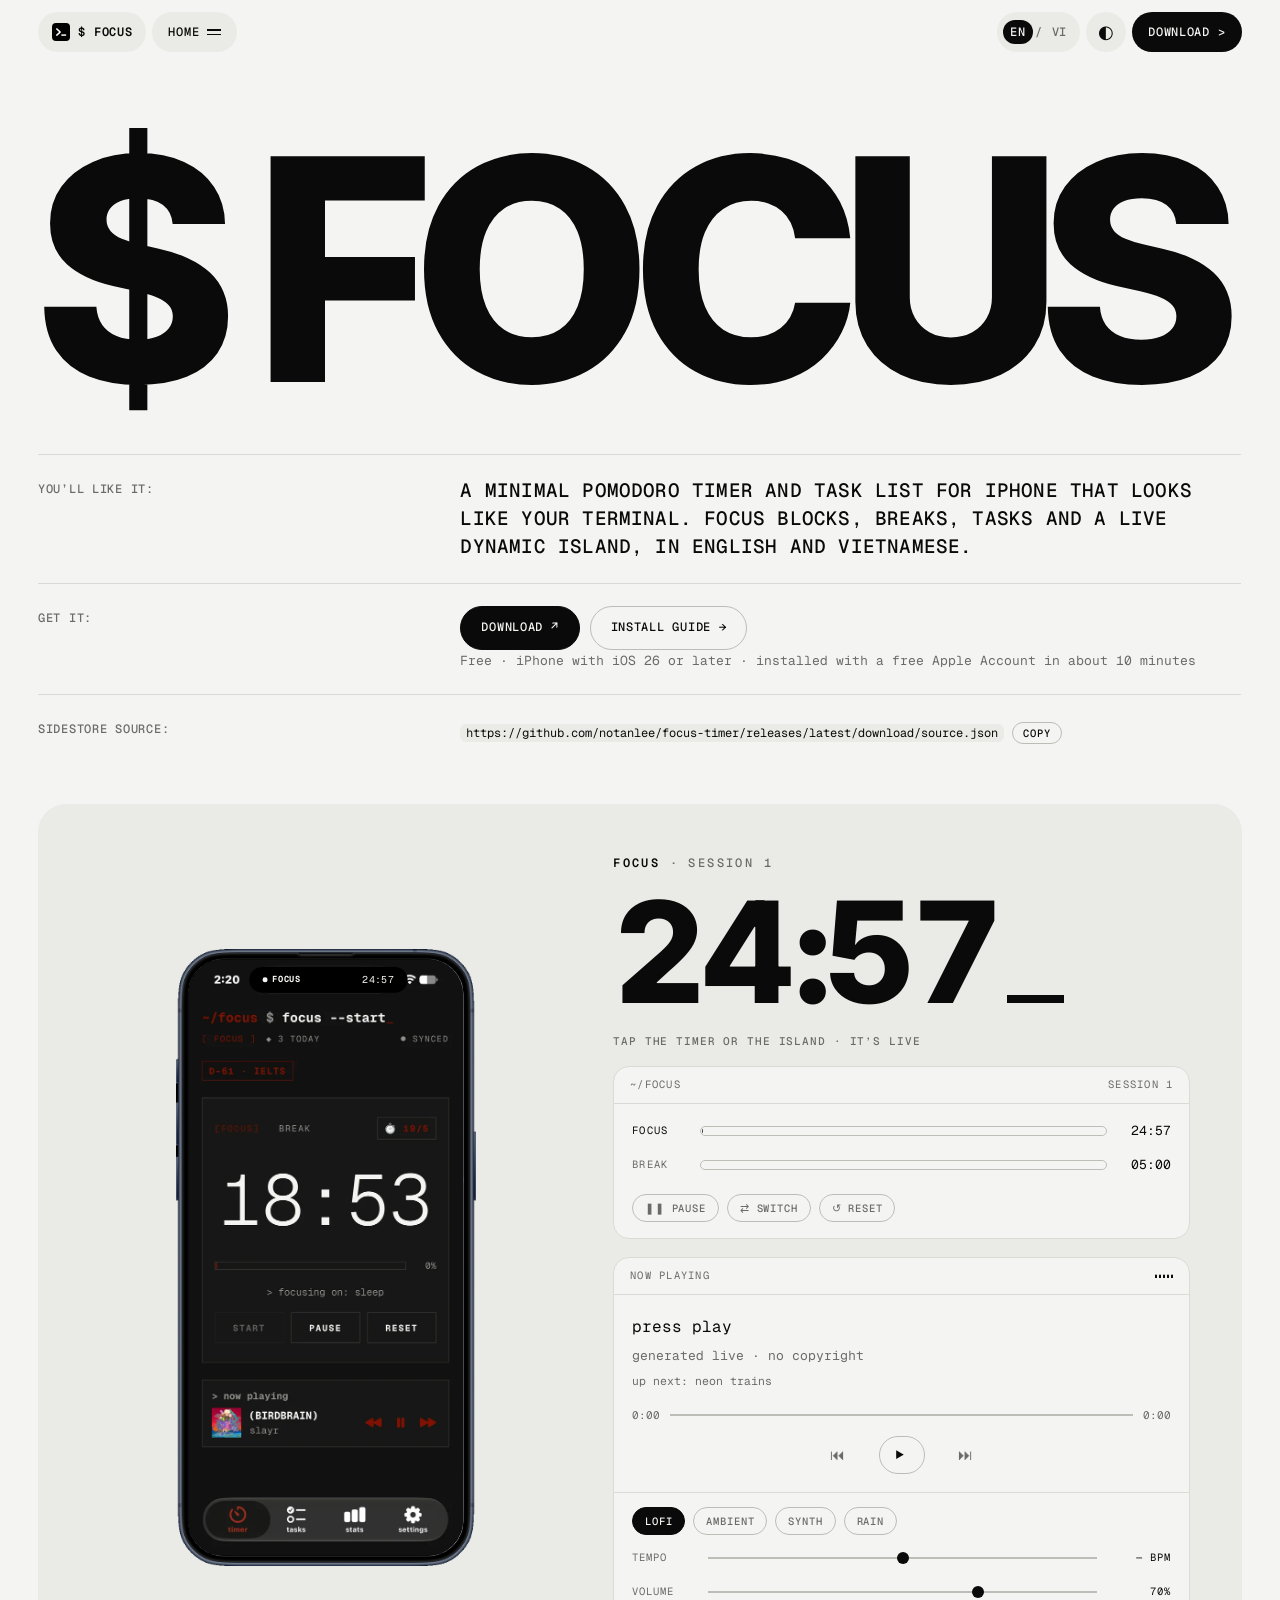
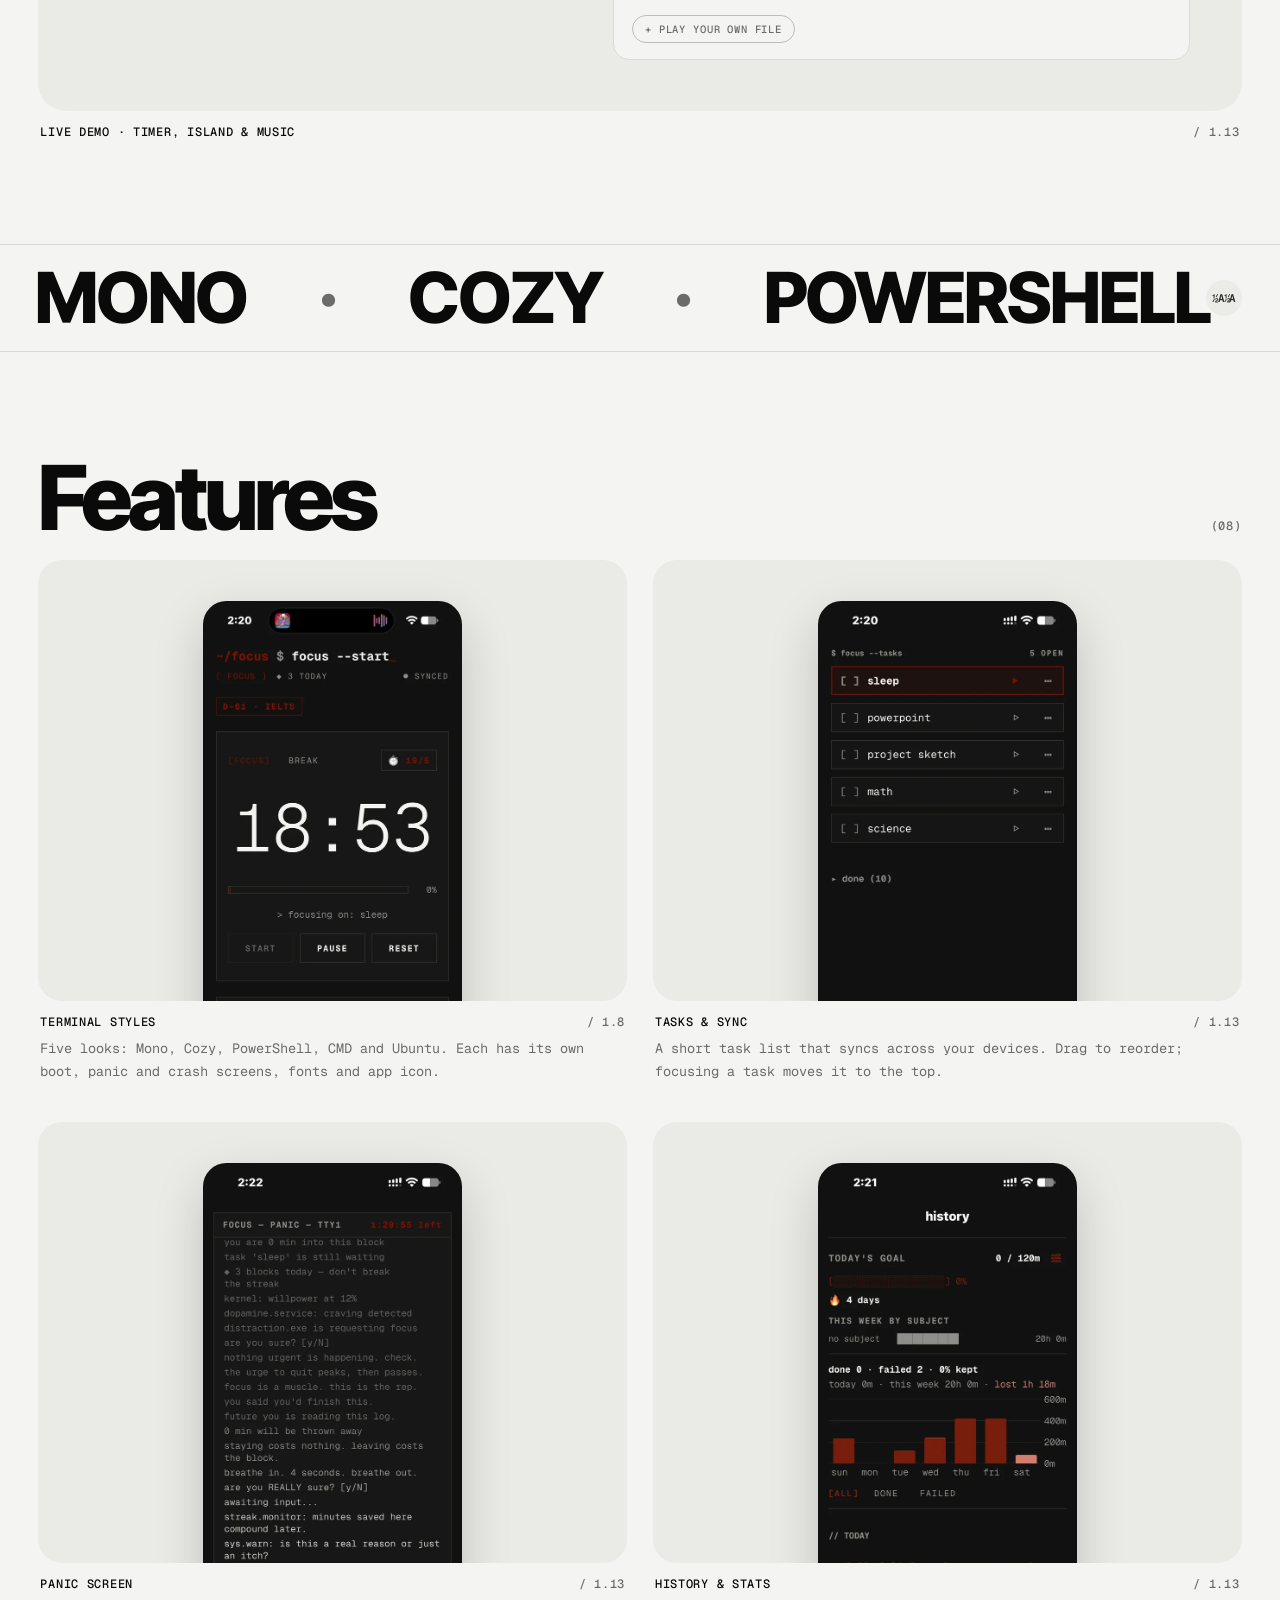
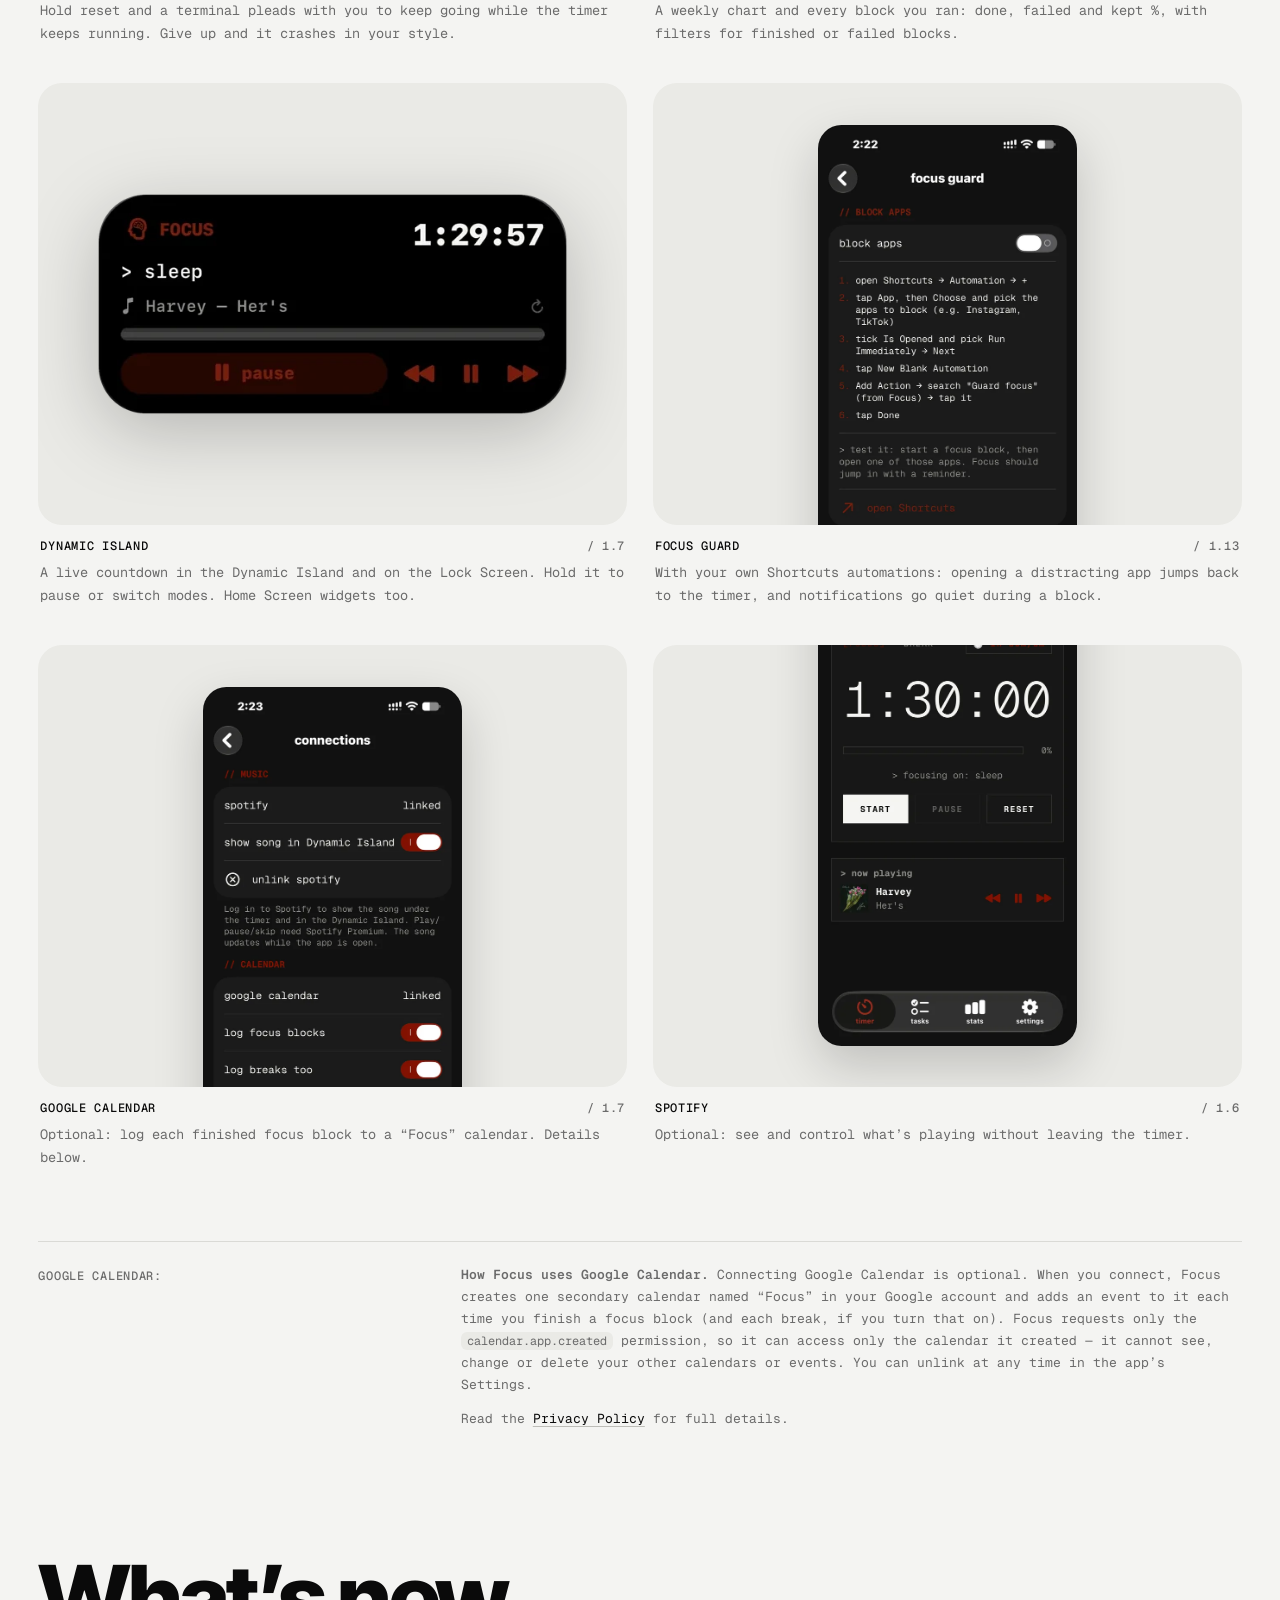
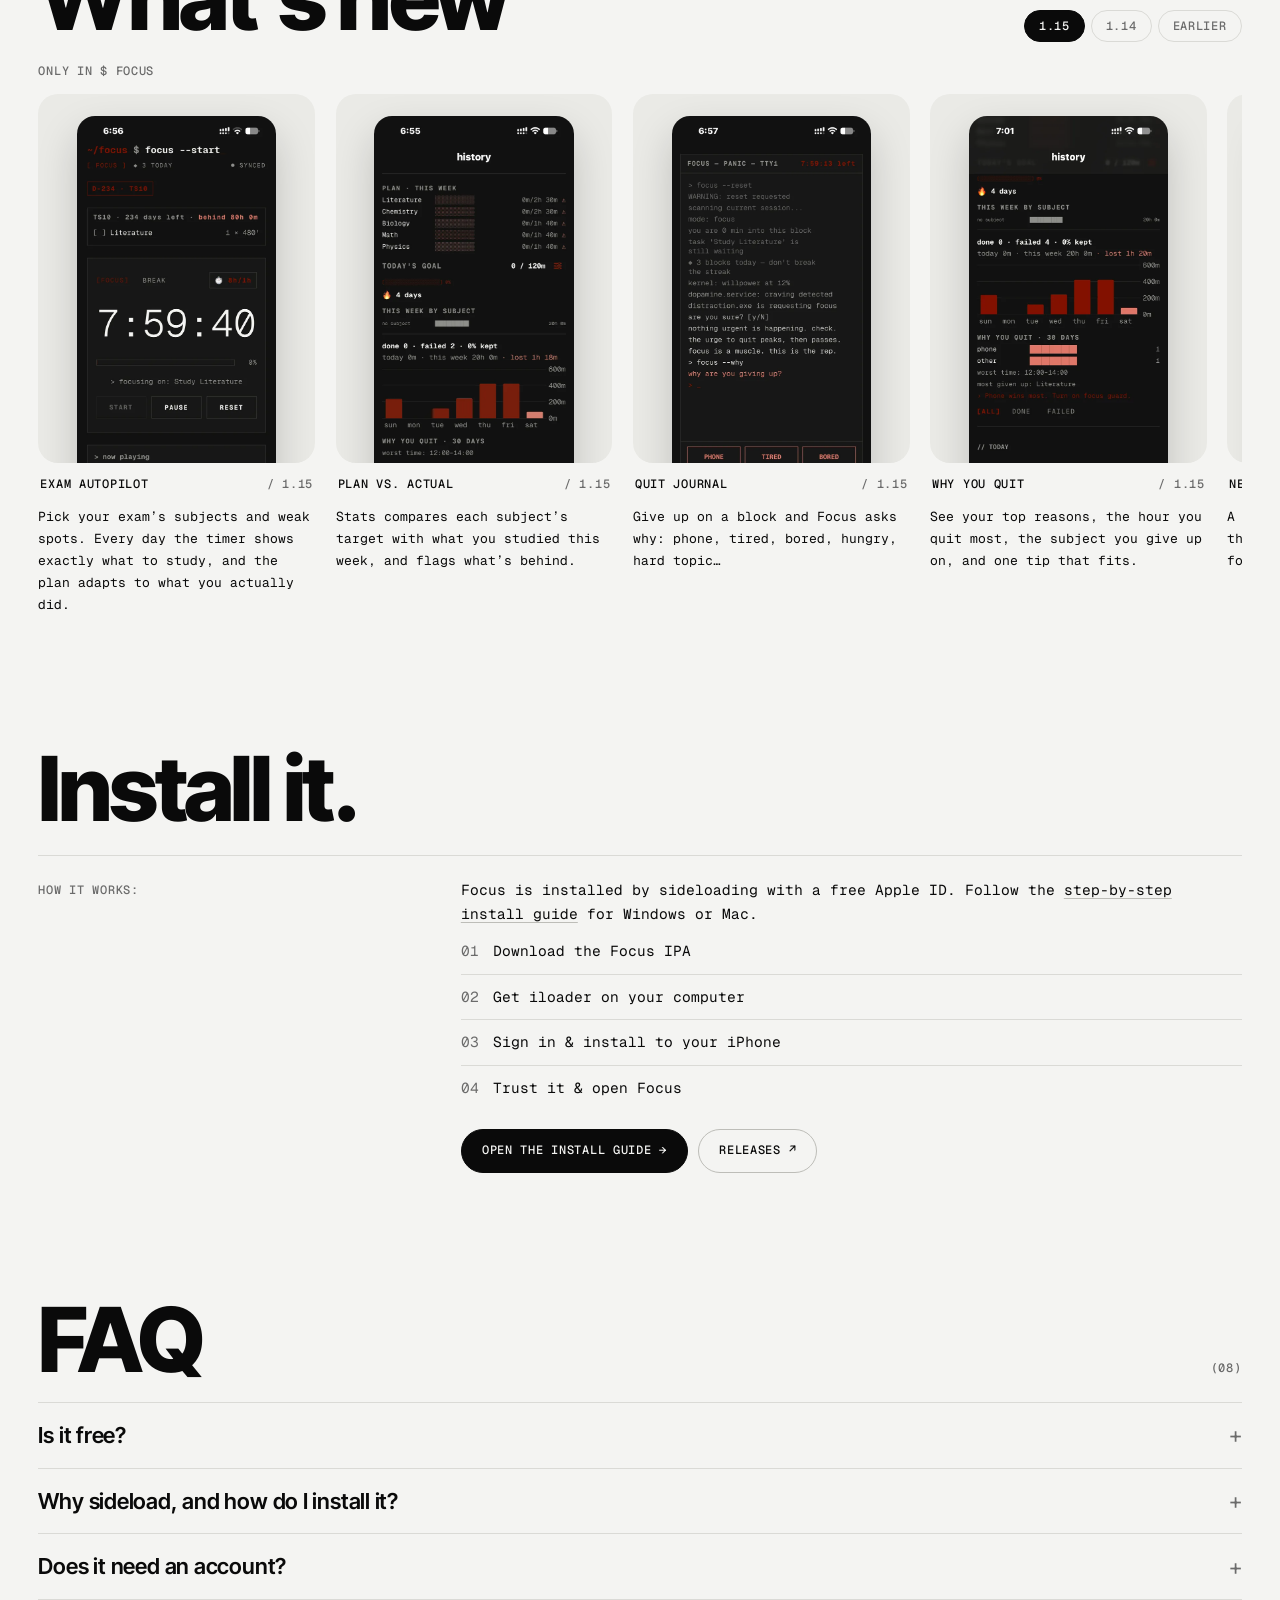
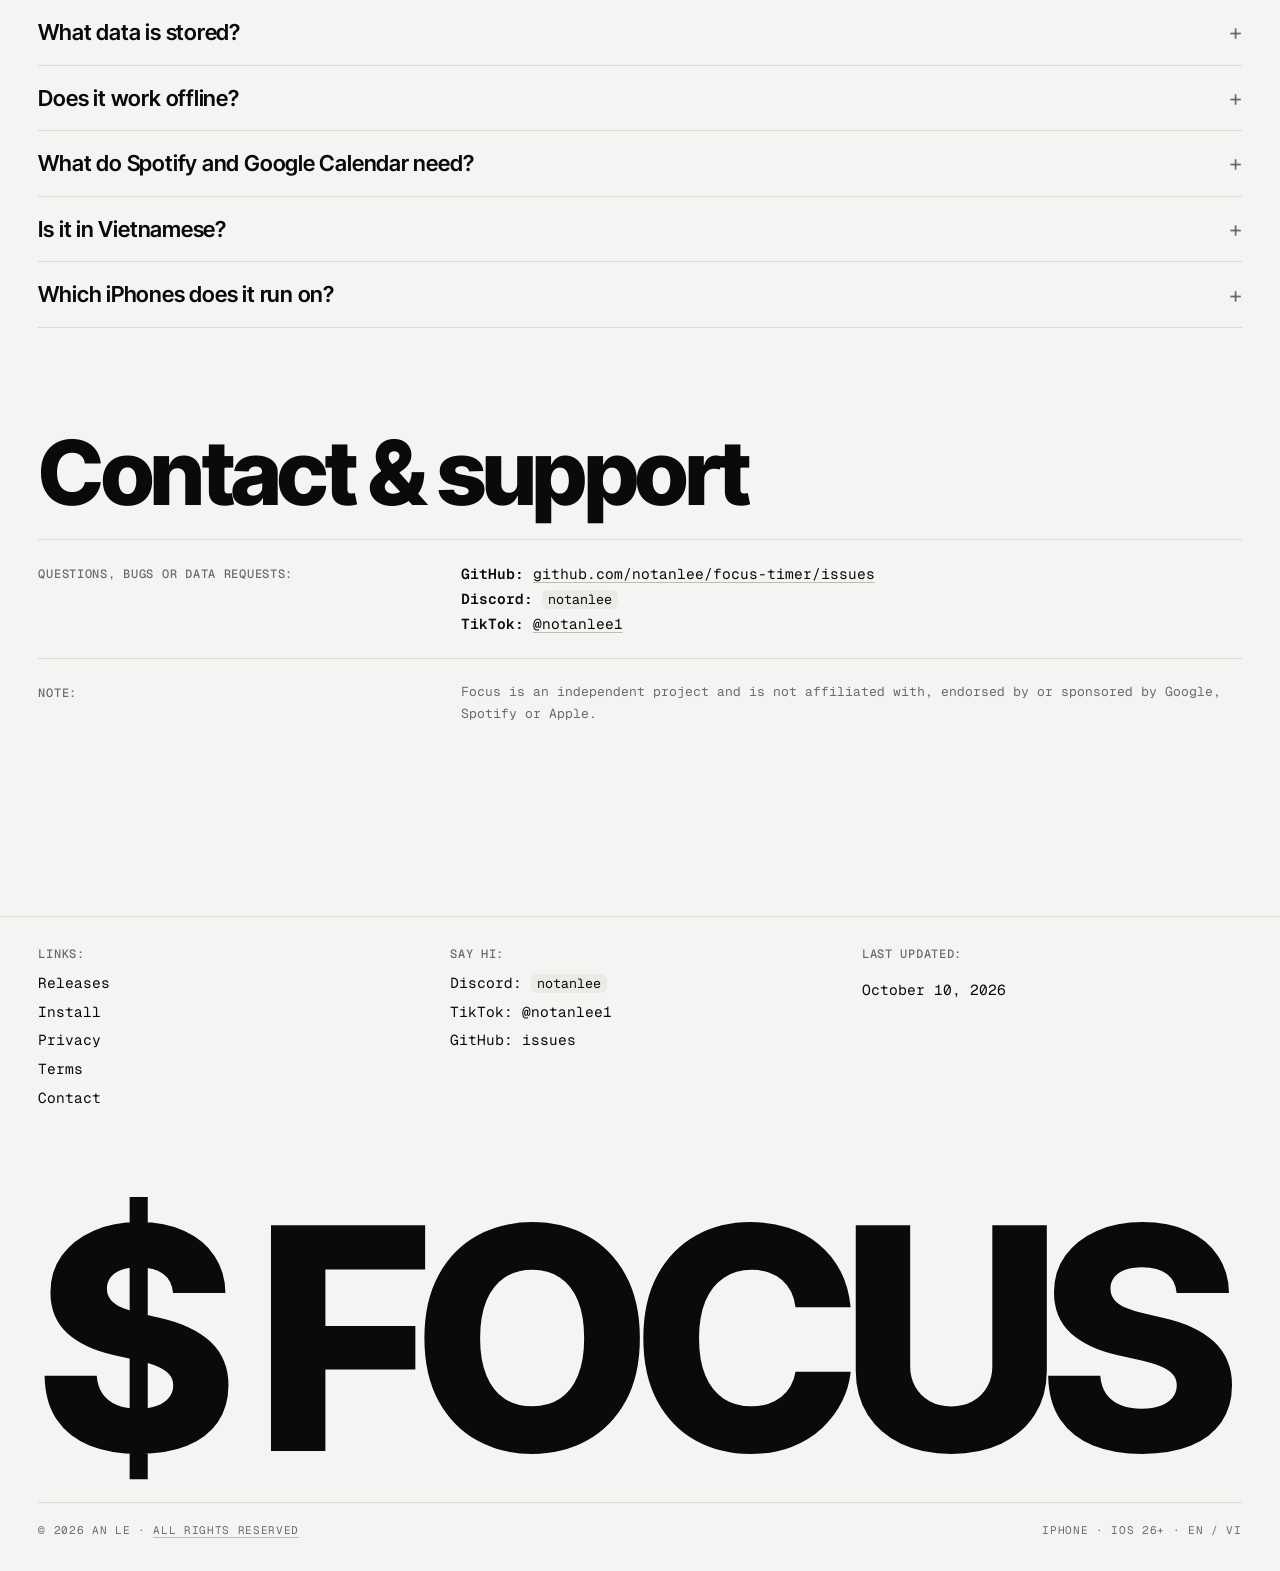
<file: index.html>
<!doctype html>
<html lang="en">
<head>
<meta charset="utf-8">
<meta name="viewport" content="width=device-width, initial-scale=1">
<script>try{var t=localStorage.getItem('theme');if(t==='light'||t==='dark')document.documentElement.setAttribute('data-theme',t)}catch(e){}</script>
<title data-i18n="idx.title">$ Focus — Pomodoro timer for iPhone</title>
<meta name="description" content="A minimal, terminal-style Pomodoro timer and task list for iPhone. Free, in English and Vietnamese, with a live Dynamic Island.">
<meta name="theme-color" media="(prefers-color-scheme: light)" content="#F4F4F2">
<meta name="theme-color" media="(prefers-color-scheme: dark)" content="#121211">
<link rel="icon" href="logo.png?v=21">
<link rel="canonical" href="https://notanlee.github.io/">
<meta property="og:type" content="website">
<meta property="og:site_name" content="$ Focus">
<meta property="og:title" content="$ Focus — Pomodoro timer for iPhone">
<meta property="og:description" content="A minimal, terminal-style Pomodoro timer and task list for iPhone. Free, in English and Vietnamese, with a live Dynamic Island.">
<meta property="og:url" content="https://notanlee.github.io/">
<meta property="og:image" content="https://notanlee.github.io/og.png">
<meta property="og:image:width" content="1200">
<meta property="og:image:height" content="630">
<meta property="og:image:alt" content="&gt;_ focus — a pomodoro timer &amp; task list that looks like your terminal">
<meta property="og:locale" content="en_US">
<meta property="og:locale:alternate" content="vi_VN">
<meta name="twitter:card" content="summary_large_image">
<meta name="twitter:title" content="$ Focus — Pomodoro timer for iPhone">
<meta name="twitter:description" content="A minimal, terminal-style Pomodoro timer and task list for iPhone. Free, in English and Vietnamese, with a live Dynamic Island.">
<meta name="twitter:image" content="https://notanlee.github.io/og.png">
<link rel="apple-touch-icon" href="logo.png?v=21">
<link rel="preconnect" href="https://fonts.googleapis.com">
<link rel="preconnect" href="https://fonts.gstatic.com" crossorigin>
<link href="https://fonts.googleapis.com/css2?family=Geist+Mono:wght@400;500;600&amp;family=Inter+Tight:wght@600;700;800&amp;display=swap" rel="stylesheet">
<link rel="stylesheet" href="style.css?v=21">
<script src="i18n.js?v=21"></script>
<script>document.documentElement.className += ' js';
// screenshots fade in when they arrive (document-level capture sees every <img> load, cached ones too)
(function (show) { document.addEventListener('load', show, true); document.addEventListener('error', show, true); })(function (e) { if (e.target.tagName === 'IMG') e.target.classList.add('in'); });</script>
<script type="application/ld+json">
{
 "@context": "https://schema.org",
 "@graph": [
  {
   "@type": "WebSite",
   "@id": "https://notanlee.github.io/#website",
   "name": "$ Focus",
   "url": "https://notanlee.github.io/",
   "inLanguage": [
    "en",
    "vi"
   ],
   "author": {
    "@id": "https://notanlee.github.io/#author"
   }
  },
  {
   "@type": "MobileApplication",
   "@id": "https://notanlee.github.io/#app",
   "name": "$ Focus",
   "description": "A minimal, terminal-styled Pomodoro timer and task list for iPhone.",
   "operatingSystem": "iOS 26+",
   "applicationCategory": "ProductivityApplication",
   "url": "https://notanlee.github.io/",
   "image": "https://notanlee.github.io/og.png",
   "downloadUrl": "https://github.com/notanlee/focus-timer/releases/latest",
   "installUrl": "https://notanlee.github.io/install",
   "inLanguage": [
    "en",
    "vi"
   ],
   "offers": {
    "@type": "Offer",
    "price": "0",
    "priceCurrency": "USD"
   },
   "author": {
    "@type": "Person",
    "@id": "https://notanlee.github.io/#author",
    "name": "An Le"
   }
  }
 ]
}
</script>
</head>
<body>
<a class="skip" href="#main" data-i18n="nav.skip">Skip to content</a>
<div class="progress" aria-hidden="true"></div>

<header class="site"><nav class="bar" aria-label="Main" data-i18n-attr="aria-label:nav.main">
<a class="pill logo" href="./" aria-label="$ Focus home" data-i18n-attr="aria-label:nav.homelbl"><img src="logo.png?v=21" alt="" width="18" height="18"><span class="txt">$ Focus</span></a>
<div class="menu-wrap"><button class="pill" id="menu-btn" type="button" aria-expanded="false" aria-controls="menu"><span data-i18n="nav.home">Home</span><span class="burger" aria-hidden="true"><i></i><i></i></span></button>
<div class="menu" id="menu" hidden>
<a href="./" aria-current="page" data-i18n="nav.home">Home</a>
<a href="#features" data-i18n="nav.features">Features</a>
<a href="install" data-i18n="nav.install">Install</a>
<a href="#faq" data-i18n="nav.faq">FAQ</a>
<a href="privacy" data-i18n="nav.privacy">Privacy</a>
<a href="terms" data-i18n="nav.terms">Terms</a>
<a class="ext" href="https://github.com/notanlee/focus-timer/releases" data-i18n="nav.source">Releases</a>
<a class="only-sm" href="https://github.com/notanlee/focus-timer/releases/latest" data-i18n="nav.download">Download</a>
</div></div>
<span class="grow"></span>
<span class="pill lang" role="group" aria-label="Language / Ngôn ngữ"><button type="button" data-lang="en" lang="en" title="English" aria-pressed="true">EN</button><i aria-hidden="true">/</i><button type="button" data-lang="vi" lang="vi" title="Tiếng Việt" aria-pressed="false">VI</button></span>
<button class="pill icon" type="button" data-theme-toggle aria-pressed="false" aria-label="Dark mode" data-i18n-attr="aria-label:nav.theme">&#9680;</button>
<a class="pill solid dl" href="https://github.com/notanlee/focus-timer/releases/latest"><span data-i18n="nav.download">Download</span> &gt;</a>
</nav></header>

<main id="main" class="home" tabindex="-1">

<div class="page">
<section class="hero" aria-labelledby="top-h">
<h1 class="giant" id="top-h">$ Focus</h1>

<div class="row"><p class="label" data-i18n="h.like">You&rsquo;ll like it:</p><div>
<p class="lede" data-i18n="h.lede">A minimal Pomodoro timer and task list for iPhone that looks like your terminal. Focus blocks, breaks, tasks and a live Dynamic Island, in English and Vietnamese.</p>
</div></div>

<div class="row"><p class="label" data-i18n="h.get">Get it:</p><div>
<div class="actions">
<a class="btn solid" href="https://github.com/notanlee/focus-timer/releases/latest" data-i18n="h.dl">Download &#8599;</a>
<a class="btn" href="install" data-i18n="h.guide">Install guide &rarr;</a>
</div>
<p class="fine" data-i18n="h.req">Free &middot; iPhone with iOS 26 or later &middot; installed with a free Apple Account in about 10 minutes</p>
</div></div>

<div class="row"><p class="label" data-i18n="h.ss">SideStore source:</p>
<div class="source"><code>https://github.com/notanlee/focus-timer/releases/latest/download/source.json</code><button class="copy" type="button" data-copy="https://github.com/notanlee/focus-timer/releases/latest/download/source.json">copy</button></div>
</div>
</section>

<figure class="showcase" aria-labelledby="demo-cap">
<div class="show">
<div class="phone"><div class="screen"><img class="shot" src="shots/en/timer.webp" data-shot="timer" alt="Focus showing the timer during a focus block" data-i18n-attr="alt:alt.timer" width="600" height="1301" decoding="async"><div class="island-layer"><div class="island" tabindex="0" role="button" aria-expanded="false" aria-label="Dynamic Island, tap to expand" data-i18n-attr="aria-label:island.aria"><span class="l js-mode">FOCUS</span><span class="r js-time">25:00</span><span class="ctl"><button type="button" class="js-toggle">&#10074;&#10074; pause</button><button data-i18n="ctl.switch" type="button" class="js-switch">&#8644; switch</button></span><span data-i18n="paused" class="note">paused</span></div></div></div><img class="frame" src="iphone.png" alt="" aria-hidden="true" width="744" height="1530"></div>
<div class="demo" id="hero-inner">
<p class="mode"><b class="js-mode">Focus</b> &middot; <span class="js-state">session 1</span></p>
<p class="time" id="time" tabindex="0" role="button" aria-label="Focus timer, tap to pause or start" data-i18n-attr="aria-label:hero.time">25:00<span class="cursor"></span></p>
<p class="hint" data-i18n="demo.hint">tap the timer or the island &middot; it&rsquo;s live</p>
<div class="term">
<div class="term-bar"><span>~/focus</span><span class="js-state">session 1</span></div>
<div class="term-body">
<div class="meter" id="m-focus"><span data-i18n="m.focus" class="lbl">FOCUS</span><div class="track"><div class="fill"></div></div><span class="num">25:00</span></div>
<div class="meter brk" id="m-break"><span data-i18n="m.break" class="lbl">BREAK</span><div class="track"><div class="fill"></div></div><span class="num">05:00</span></div>
</div>
<div class="ctrls">
<button class="mini js-toggle" type="button">pause</button>
<button data-i18n="ctl.switch" class="mini js-switch" type="button">&#8644; switch</button>
<button data-i18n="ctl.reset" class="mini js-reset" type="button">&#8634; reset</button>
</div>
</div>
<div id="player-mount"></div>
</div>
</div>
<figcaption class="cap" id="demo-cap"><b data-i18n="demo.cap">Live demo &middot; timer, island &amp; music</b><span>/ 1.13</span></figcaption>
</figure>
</div>

<div class="ticker"><span class="sr" data-i18n="tk.aria">Styles: Mono, Cozy, PowerShell, CMD, Ubuntu</span><div class="ticker-track" aria-hidden="true"><span>Mono</span><span class="sep">&middot;</span><span>Cozy</span><span class="sep">&middot;</span><span>PowerShell</span><span class="sep">&middot;</span><span>CMD</span><span class="sep">&middot;</span><span>Ubuntu</span><span class="sep">&middot;</span><span>Mono</span><span class="sep">&middot;</span><span>Cozy</span><span class="sep">&middot;</span><span>PowerShell</span><span class="sep">&middot;</span><span>CMD</span><span class="sep">&middot;</span><span>Ubuntu</span><span class="sep">&middot;</span></div><button class="tk-btn" type="button" aria-pressed="false" aria-label="Pause the moving text" data-i18n-attr="aria-label:tk.pause"></button></div>

<section class="sec page" id="features" aria-labelledby="f-h">
<div class="sec-head"><h2 class="sec-title" id="f-h" data-i18n="f.h">Features</h2><p class="label">(08)</p></div>
<div class="cards">

<article class="card">
<div class="media"><img src="shots/en/timer.webp" data-shot="timer" alt="Focus showing the timer during a focus block" data-i18n-attr="alt:alt.timer" width="600" height="1301" loading="lazy" decoding="async"></div>
<div class="cap"><h3 data-i18n="f.styles">Terminal styles</h3><span>/ 1.8</span></div>
<p class="desc" data-i18n="f.styles.d">Five looks: Mono, Cozy, PowerShell, CMD and Ubuntu. Each has its own boot, panic and crash screens, fonts and app icon.</p>
</article>

<article class="card">
<div class="media"><img src="shots/en/tasks.webp" data-shot="tasks" alt="Focus showing the task list" data-i18n-attr="alt:alt.tasks" width="600" height="1301" loading="lazy" decoding="async"></div>
<div class="cap"><h3 data-i18n="f.tasks">Tasks &amp; sync</h3><span>/ 1.13</span></div>
<p class="desc" data-i18n="f.tasks.d">A short task list that syncs across your devices. Drag to reorder; focusing a task moves it to the top.</p>
</article>

<article class="card">
<div class="media"><img src="shots/en/panic.webp" data-shot="panic" alt="The panic screen asking you not to quit a focus block" data-i18n-attr="alt:alt.panic" width="600" height="1301" loading="lazy" decoding="async"></div>
<div class="cap"><h3 data-i18n="f.panic">Panic screen</h3><span>/ 1.13</span></div>
<p class="desc" data-i18n="f.panic.d">Hold reset and a terminal pleads with you to keep going while the timer keeps running. Give up and it crashes in your style.</p>
</article>

<article class="card">
<div class="media"><img src="shots/en/history.webp" data-shot="history" alt="The stats tab with the daily goal, streak and minutes by subject" data-i18n-attr="alt:alt.history" width="600" height="1301" loading="lazy" decoding="async"></div>
<div class="cap"><h3 data-i18n="f.history">History &amp; stats</h3><span>/ 1.13</span></div>
<p class="desc" data-i18n="f.history.d">A weekly chart and every block you ran: done, failed and kept %, with filters for finished or failed blocks.</p>
</article>

<article class="card">
<div class="media wide"><img src="shots/en/island.webp" data-shot="island" alt="The Dynamic Island expanded, with the timer, the song and music buttons" data-i18n-attr="alt:alt.island" width="567" height="267" loading="lazy" decoding="async"></div>
<div class="cap"><h3 data-i18n="f.island">Dynamic Island</h3><span>/ 1.7</span></div>
<p class="desc" data-i18n="f.island.d">A live countdown in the Dynamic Island and on the Lock Screen. Hold it to pause or switch modes. Home Screen widgets too.</p>
</article>

<article class="card">
<div class="media"><img src="shots/en/guard.webp" data-shot="guard" alt="Focus guard settings: block apps and silence notifications" data-i18n-attr="alt:alt.guard" width="600" height="1301" loading="lazy" decoding="async"></div>
<div class="cap"><h3 data-i18n="f.guard">Focus guard</h3><span>/ 1.13</span></div>
<p class="desc" data-i18n="f.guard.d">With your own Shortcuts automations: opening a distracting app jumps back to the timer, and notifications go quiet during a block.</p>
</article>

<article class="card">
<div class="media"><img src="shots/en/calendar.webp" data-shot="calendar" alt="Google Calendar showing logged Focus blocks" data-i18n-attr="alt:alt.calendar" width="600" height="1301" loading="lazy" decoding="async"></div>
<div class="cap"><h3>Google Calendar</h3><span>/ 1.7</span></div>
<p class="desc" data-i18n="f.cal.d">Optional: log each finished focus block to a &ldquo;Focus&rdquo; calendar. Details below.</p>
</article>

<article class="card">
<div class="media bottom"><img src="shots/en/spotify.webp" data-shot="spotify" alt="Focus showing the song playing on Spotify" data-i18n-attr="alt:alt.spotify" width="600" height="1301" loading="lazy" decoding="async"></div>
<div class="cap"><h3>Spotify</h3><span>/ 1.6</span></div>
<p class="desc" data-i18n="f.spotify.d">Optional: see and control what&rsquo;s playing without leaving the timer.</p>
</article>

</div>

<div class="row" id="calendar" style="margin-top:clamp(40px,6vw,72px)"><p class="label" data-i18n="f.cal.l">Google Calendar:</p><div class="fine">
<p data-i18n="cal.how"><strong>How Focus uses Google Calendar.</strong> Connecting Google Calendar is optional. When you connect, Focus creates one secondary calendar named &ldquo;Focus&rdquo; in your Google account and adds an event to it each time you finish a focus block (and each break, if you turn that on). Focus requests only the <code>calendar.app.created</code> permission, so it can access only the calendar it created &mdash; it cannot see, change or delete your other calendars or events. You can unlink at any time in the app&rsquo;s Settings.</p>
<p data-i18n="cal.read">Read the <a href="privacy">Privacy Policy</a> for full details.</p>
</div></div>
</section>

<section class="sec page" id="new" aria-labelledby="n-h">
<div class="sec-head"><h2 class="sec-title" id="n-h" data-i18n="wn.h">What&rsquo;s new</h2>
<div class="wn-tabs" role="tablist" aria-label="Versions" data-i18n-attr="aria-label:wn.versions">
<button role="tab" id="wn-t15" aria-controls="wn-p15" aria-selected="true">1.15</button>
<button role="tab" id="wn-t14" aria-controls="wn-p14" aria-selected="false" tabindex="-1">1.14</button>
<button role="tab" id="wn-told" aria-controls="wn-pold" aria-selected="false" tabindex="-1" data-i18n="wn.earlier">earlier</button>
</div></div>
<div class="wn-panel" role="tabpanel" id="wn-p15" aria-labelledby="wn-t15">
<p class="label wn-sub" data-i18n="n15.for">Only in $ Focus</p>
<ul class="wn-row" tabindex="0">
<li class="wn-card"><div class="wn-media"><img src="shots/en/planner.webp" data-shot="planner" alt="Today&rsquo;s study plan on the timer tab" data-i18n-attr="alt:alt.planner" width="600" height="1301" loading="lazy" decoding="async"></div>
<div class="cap"><h3 data-i18n="n15.planner">Exam Autopilot</h3><span>/ 1.15</span></div><p class="desc" data-i18n="n15.planner.d">Pick your exam&rsquo;s subjects and weak spots. Every day the timer shows exactly what to study, and the plan adapts to what you actually did.</p></li>
<li class="wn-card"><div class="wn-media"><img src="shots/en/planner-stats.webp" data-shot="planner-stats" alt="Weekly plan per subject in stats" data-i18n-attr="alt:alt.plannerstats" width="600" height="1301" loading="lazy" decoding="async"></div>
<div class="cap"><h3 data-i18n="n15.plan2">Plan vs. actual</h3><span>/ 1.15</span></div><p class="desc" data-i18n="n15.plan2.d">Stats compares each subject&rsquo;s target with what you studied this week, and flags what&rsquo;s behind.</p></li>
<li class="wn-card"><div class="wn-media"><img src="shots/en/quits.webp" data-shot="quits" alt="The panic screen asking why you are giving up" data-i18n-attr="alt:alt.quits" width="600" height="1301" loading="lazy" decoding="async"></div>
<div class="cap"><h3 data-i18n="n15.quits">Quit Journal</h3><span>/ 1.15</span></div><p class="desc" data-i18n="n15.quits.d">Give up on a block and Focus asks why: phone, tired, bored, hungry, hard topic&hellip;</p></li>
<li class="wn-card"><div class="wn-media"><img src="shots/en/quits-stats.webp" data-shot="quits-stats" alt="Quit reasons and a tip in stats" data-i18n-attr="alt:alt.quitsstats" width="600" height="1301" loading="lazy" decoding="async"></div>
<div class="cap"><h3 data-i18n="n15.quit2">Why you quit</h3><span>/ 1.15</span></div><p class="desc" data-i18n="n15.quit2.d">See your top reasons, the hour you quit most, the subject you give up on, and one tip that fits.</p></li>
<li class="wn-card"><div class="wn-media"><img src="shots/en/guide.webp" data-shot="guide" alt="The new first-run setup guide" data-i18n-attr="alt:alt.guide" width="600" height="1301" loading="lazy" decoding="async"></div>
<div class="cap"><h3 data-i18n="n15.guide">New setup guide</h3><span>/ 1.15</span></div><p class="desc" data-i18n="n15.guide.d">A first-run guide that previews the real app, with a study page for your exam and daily goal.</p></li>
<li class="wn-card"><div class="wn-media"><img src="shots/en/tour.webp" data-shot="tour" alt="The tips tour pointing at the timer" data-i18n-attr="alt:alt.tour" width="600" height="1301" loading="lazy" decoding="async"></div>
<div class="cap"><h3 data-i18n="n15.tour">Tips that point right</h3><span>/ 1.15</span></div><p class="desc" data-i18n="n15.tour.d">The tips tour measures the real buttons and switches tabs to show you around.</p></li>
</ul></div>
<div class="wn-panel" role="tabpanel" id="wn-p14" aria-labelledby="wn-t14" hidden>
<p class="label wn-sub" data-i18n="n.for">For students</p>
<ul class="wn-row" tabindex="0">
<li class="wn-card"><div class="wn-media"><img src="shots/en/exams.webp" data-shot="exams" alt="The timer with an exam countdown chip" data-i18n-attr="alt:alt.exams" width="600" height="1301" loading="lazy" decoding="async"></div>
<div class="cap"><h3 data-i18n="n.exam">Exam countdown</h3><span>/ 1.14</span></div><p class="desc" data-i18n="n.exam.d">Add your exams and see the days left right on the timer, like D-45 &middot; THPT.</p></li>
<li class="wn-card"><div class="wn-media"><img src="shots/en/mocktest.webp" data-shot="mocktest" alt="The timer in a 90-minute mock test" data-i18n-attr="alt:alt.mocktest" width="600" height="1301" loading="lazy" decoding="async"></div>
<div class="cap"><h3 data-i18n="n.mock">Mock-test timer</h3><span>/ 1.14</span></div><p class="desc" data-i18n="n.mock.d">Practise with timers set to real exam lengths for THPT, IELTS and SAT.</p></li>
<li class="wn-card"><div class="wn-media"><img src="shots/en/subjects.webp" data-shot="subjects" alt="Picking a subject for a task" data-i18n-attr="alt:alt.subjects" width="600" height="1301" loading="lazy" decoding="async"></div>
<div class="cap"><h3 data-i18n="n.subj">Subjects &amp; study stats</h3><span>/ 1.14</span></div><p class="desc" data-i18n="n.subj.d">Label tasks by subject, see where your time goes, set a daily study goal and keep your streak.</p></li>
<li class="wn-card"><div class="wn-media"><img src="shots/en/history.webp" data-shot="history" alt="The stats tab with goal, streak and subjects" data-i18n-attr="alt:alt.history" width="600" height="1301" loading="lazy" decoding="async"></div>
<div class="cap"><h3 data-i18n="n14.stats">Goal &amp; streak</h3><span>/ 1.14</span></div><p class="desc" data-i18n="n14.stats.d">A daily goal meter, a streak and minutes per subject on the new Stats tab.</p></li>
<li class="wn-card"><div class="wn-media"><img src="shots/en/sounds.webp" data-shot="sounds" alt="Focus sounds settings with rain selected" data-i18n-attr="alt:alt.sounds" width="600" height="1301" loading="lazy" decoding="async"></div>
<div class="cap"><h3 data-i18n="n.snd">Focus sounds</h3><span>/ 1.14</span></div><p class="desc" data-i18n="n.snd.d">Built-in rain, ocean and noise that keep playing while you focus.</p></li>
</ul></div>
<div class="wn-panel" role="tabpanel" id="wn-pold" aria-labelledby="wn-told" hidden>
<ul class="wn-list">
<li><a href="https://github.com/notanlee/focus-timer/releases/tag/v1.13.7-36"><b>1.13.7</b><span data-i18n="e.1137">Add tasks from a bar at the bottom; music buttons on the Dynamic Island.</span><i aria-hidden="true">&#8599;</i></a></li>
<li><a href="https://github.com/notanlee/focus-timer/releases/tag/v1.13.6-35"><b>1.13.6</b><span data-i18n="e.1136">History comes back after reinstalling.</span><i aria-hidden="true">&#8599;</i></a></li>
<li><a href="https://github.com/notanlee/focus-timer/releases/tag/v1.13.4-33"><b>1.13.4</b><span data-i18n="e.1134">Hour/minute wheels and up to 8 hours per block.</span><i aria-hidden="true">&#8599;</i></a></li>
<li><a href="https://github.com/notanlee/focus-timer/releases/tag/v1.13.3-32"><b>1.13.3</b><span data-i18n="e.1133">Every style gets its own boot and panic screen; failed blocks in history.</span><i aria-hidden="true">&#8599;</i></a></li>
<li><a href="https://github.com/notanlee/focus-timer/releases/tag/v1.13.0-29"><b>1.13.0</b><span data-i18n="e.1130">Hold to pause, the panic screen, focus guard and the first tips tour.</span><i aria-hidden="true">&#8599;</i></a></li>
<li><a href="https://github.com/notanlee/focus-timer/releases/tag/v1.12.0-27"><b>1.12.0</b><span data-i18n="e.1120">Vietnamese across the whole app, and your own timer presets.</span><i aria-hidden="true">&#8599;</i></a></li>
</ul>
<p class="label"><a href="https://github.com/notanlee/focus-timer/releases" data-i18n="wn.all">All release notes &#8599;</a></p>
</div>
</section>

<section class="sec page" id="install" aria-labelledby="i-h">
<h2 class="sec-title" id="i-h" data-i18n="cta.h">Install it.</h2>
<div class="row" style="margin-top:24px"><p class="label" data-i18n="i.how">How it works:</p><div>
<p data-i18n="info.p">Focus is installed by sideloading with a free Apple ID. Follow the <a href="install">step-by-step install guide</a> for Windows or Mac.</p>
<ol class="steps-mini">
<li data-i18n="cta.s1">Download the Focus IPA</li>
<li data-i18n="cta.s2">Get iloader on your computer</li>
<li data-i18n="cta.s3">Sign in &amp; install to your iPhone</li>
<li data-i18n="cta.s4">Trust it &amp; open Focus</li>
</ol>
<div class="actions">
<a class="btn solid" href="install" data-i18n="cta.btn">Open the install guide &rarr;</a>
<a class="btn" href="https://github.com/notanlee/focus-timer/releases" data-i18n="hero.source">Releases &#8599;</a>
</div>
</div></div>
</section>

<section class="sec page" id="faq" aria-labelledby="q-h">
<div class="sec-head"><h2 class="sec-title" id="q-h" data-i18n="q.h">FAQ</h2><p class="label">(08)</p></div>
<div class="faq">
<details><summary data-i18n="q1.q">Is it free?</summary><div class="body"><p data-i18n="q1.a">Yes. $ Focus is free, with no ads, no analytics and no tracking.</p></div></details>
<details><summary data-i18n="q2.q">Why sideload, and how do I install it?</summary><div class="body"><p data-i18n="q2.a">Focus isn&rsquo;t on the App Store, so you install it yourself with a free Apple Account using iloader (Windows or Mac) or SideStore. Free installs expire after 7 days: re-install with iloader, or let SideStore refresh it for you. The <a href="install">install guide</a> walks you through it in about 10 minutes.</p></div></details>
<details><summary data-i18n="q3.q">Does it need an account?</summary><div class="body"><p data-i18n="q3.a">No. Everyone starts as an anonymous guest whose tasks and sessions are backed up automatically. Create an email account (a 6-digit code, no password) only if you want to sync across devices.</p></div></details>
<details><summary data-i18n="q4.q">What data is stored?</summary><div class="body"><p data-i18n="q4.a">Your tasks and session history sync to our database. Settings, custom sounds and focus guard stay on your device. No ads, analytics or tracking, and we never sell your data. The <a href="privacy">Privacy Policy</a> has every detail.</p></div></details>
<details><summary data-i18n="q5.q">Does it work offline?</summary><div class="body"><p data-i18n="q5.a">The timer, the island and your task list run on your iPhone. Sync, Spotify and Google Calendar need a connection; calendar events wait on your device until you&rsquo;re back online.</p></div></details>
<details><summary data-i18n="q6.q">What do Spotify and Google Calendar need?</summary><div class="body"><p data-i18n="q6.a">Both are optional. Spotify needs your Spotify account, and access may be limited to invited accounts. Google Calendar needs a Google account and asks only for the <code>calendar.app.created</code> permission, so Focus can reach only the &ldquo;Focus&rdquo; calendar it creates.</p></div></details>
<details><summary data-i18n="q7.q">Is it in Vietnamese?</summary><div class="body"><p data-i18n="q7.a">Yes. The app and this website are fully in English and Vietnamese. Switch here with EN / VI at the top; in the app, pick your language during setup or in Settings.</p></div></details>
<details><summary data-i18n="q8.q">Which iPhones does it run on?</summary><div class="body"><p data-i18n="q8.a">Any iPhone with iOS 26 or later. Phones without a Dynamic Island show the timer as a Live Activity on the Lock Screen.</p></div></details>
</div>
</section>

<section class="sec page" id="contact" aria-labelledby="c-h">
<h2 class="sec-title" id="c-h" data-i18n="info.contact">Contact &amp; support</h2>
<div class="row" style="margin-top:24px"><p class="label" data-i18n="info.ask">Questions, bugs or data requests:</p>
<ul class="contact">
<li><strong>GitHub:</strong> <a href="https://github.com/notanlee/focus-timer/issues">github.com/notanlee/focus-timer/issues</a></li>
<li><strong>Discord:</strong> <code>notanlee</code></li>
<li><strong>TikTok:</strong> <a href="https://www.tiktok.com/@notanlee1">@notanlee1</a></li>
</ul></div>
<div class="row"><p class="label" data-i18n="c.note">Note:</p><p data-i18n="info.meta" class="fine">Focus is an independent project and is not affiliated with, endorsed by or sponsored by Google, Spotify or Apple.</p></div>
</section>

</main>

<footer class="site"><div class="page">
<div class="foot-grid">
<div><p class="label" data-i18n="ft.links">Links:</p><ul>
<li><a href="https://github.com/notanlee/focus-timer/releases" data-i18n="foot.source">Releases</a></li>
<li><a href="install" data-i18n="nav.install">Install</a></li>
<li><a href="privacy" data-i18n="foot.privacy">Privacy</a></li>
<li><a href="terms" data-i18n="foot.terms">Terms</a></li>
<li><a href="./#contact" data-i18n="foot.contact">Contact</a></li>
</ul></div>
<div><p class="label" data-i18n="ft.say">Say hi:</p><ul>
<li>Discord: <code>notanlee</code></li>
<li>TikTok: <a href="https://www.tiktok.com/@notanlee1">@notanlee1</a></li>
<li>GitHub: <a href="https://github.com/notanlee/focus-timer/issues" data-i18n="ft.issues">issues</a></li>
</ul></div>
<div><p class="label" data-i18n="ft.upd">Last updated:</p><p data-i18n="ft.date">October 10, 2026</p></div>
</div>
<p class="giant" aria-hidden="true">$ Focus</p>
<div class="foot-base"><span>&copy; 2026 An Le &middot; <a data-i18n="foot.rights" href="https://github.com/notanlee/focus-timer/blob/main/LICENSE">All rights reserved</a></span><span data-i18n="ft.req">iPhone &middot; iOS 26+ &middot; EN / VI</span></div>
</div></footer>
<button class="totop" type="button" aria-label="Back to top" data-i18n-attr="aria-label:nav.top">^</button>

<script>
(function () {
  function $(id) { return document.getElementById(id); }
  function all(sel) { return [].slice.call(document.querySelectorAll(sel)); }
  var tr = window.T || function (k, en) { return en; };
  function pad(n) { return (n < 10 ? '0' : '') + n; }
  function fmt(s) { return pad(Math.floor(s / 60)) + ':' + pad(s % 60); }

  /* one shared timer: big clock, meters and the island */
  var LEN = { focus: 25 * 60, break: 5 * 60 };
  var T = { mode: 'focus', left: LEN.focus, running: true, round: 1 };
  var islands = all('.island');

  function draw() {
    var focus = T.mode === 'focus';
    $('time').firstChild.nodeValue = fmt(T.left);
    all('.js-time').forEach(function (el) { el.textContent = fmt(T.left); });
    all('.js-mode').forEach(function (el) { el.textContent = focus ? tr('mode.focus', 'Focus') : tr('mode.break', 'Break'); });
    all('.js-state').forEach(function (el) { el.textContent = T.running ? tr('st.session', 'session {n}').replace('{n}', T.round) : tr('paused', 'paused'); });
    all('.js-toggle').forEach(function (el) { el.innerHTML = T.running ? '&#10074;&#10074; ' + tr('ctl.pause', 'pause') : '&#9654; ' + tr('ctl.start', 'start'); });
    $('hero-inner').classList.toggle('paused', !T.running);
    islands.forEach(function (el) { el.classList.toggle('paused', !T.running); });
    var mf = $('m-focus'), mb = $('m-break');
    mf.classList.toggle('on', focus); mb.classList.toggle('on', !focus);
    mf.querySelector('.fill').style.clipPath = 'inset(0 ' + (focus ? T.left / LEN.focus * 100 : 0) + '% 0 0)';
    mb.querySelector('.fill').style.clipPath = 'inset(0 ' + (focus ? 100 : T.left / LEN.break * 100) + '% 0 0)';
    mf.querySelector('.num').textContent = focus ? fmt(T.left) : '25:00';
    mb.querySelector('.num').textContent = focus ? '05:00' : fmt(T.left);
  }
  function toggle() { T.running = !T.running; draw(); }
  function switchMode() {
    T.mode = T.mode === 'focus' ? 'break' : 'focus';
    if (T.mode === 'focus') T.round += 1;
    T.left = LEN[T.mode];
    draw();
  }
  function reset() { T.mode = 'focus'; T.left = LEN.focus; T.round = 1; T.running = true; draw(); }

  $('time').addEventListener('click', toggle);
  $('time').addEventListener('keydown', function (e) { if (e.key === 'Enter' || e.key === ' ') { e.preventDefault(); toggle(); } });
  all('.js-toggle').forEach(function (b) { b.addEventListener('click', function (e) { e.stopPropagation(); toggle(); }); });
  all('.js-switch').forEach(function (b) { b.addEventListener('click', function (e) { e.stopPropagation(); switchMode(); }); });
  all('.js-reset').forEach(function (b) { b.addEventListener('click', reset); });

  /* island: hover or tap to expand, hold on touch */
  var canHover = !!(window.matchMedia && matchMedia('(hover: hover)').matches);
  function setIsland(el, open) { el.classList.toggle('open', open); el.setAttribute('aria-expanded', open ? 'true' : 'false'); }
  islands.forEach(function (el) {
    var holdTimer = null, held = false;
    el.addEventListener('pointerdown', function (e) {
      if (e.target.closest('button')) return;
      held = false;
      holdTimer = setTimeout(function () { held = true; setIsland(el, true); }, 500);
    });
    el.addEventListener('pointerup', function () { clearTimeout(holdTimer); });
    el.addEventListener('pointerleave', function () { clearTimeout(holdTimer); });
    el.addEventListener('click', function (e) {
      if (e.target.closest('button')) return;
      if (held) { held = false; return; }
      setIsland(el, canHover ? true : !el.classList.contains('open'));
    });
    el.addEventListener('keydown', function (e) {
      if (e.target !== el) return;
      if (e.key === 'Enter' || e.key === ' ') { e.preventDefault(); setIsland(el, !el.classList.contains('open')); }
      if (e.key === 'Escape') setIsland(el, false);
    });
    el.addEventListener('contextmenu', function (e) { e.preventDefault(); });
    if (canHover) {
      el.addEventListener('mouseenter', function () { setIsland(el, true); });
      el.addEventListener('mouseleave', function () { setIsland(el, false); });
    }
  });
  document.addEventListener('click', function (e) { islands.forEach(function (el) { if (!el.contains(e.target)) setIsland(el, false); }); });
  document.addEventListener('langchange', draw);

  draw();
  setInterval(function () {
    if (!T.running) return;
    T.left -= 1;
    if (T.left < 0) switchMode(); else draw();
  }, 1000);
})();
</script>
<script src="player.js?v=21" defer></script>
<script src="site.js?v=21" defer></script>
</body>
</html>
</file>
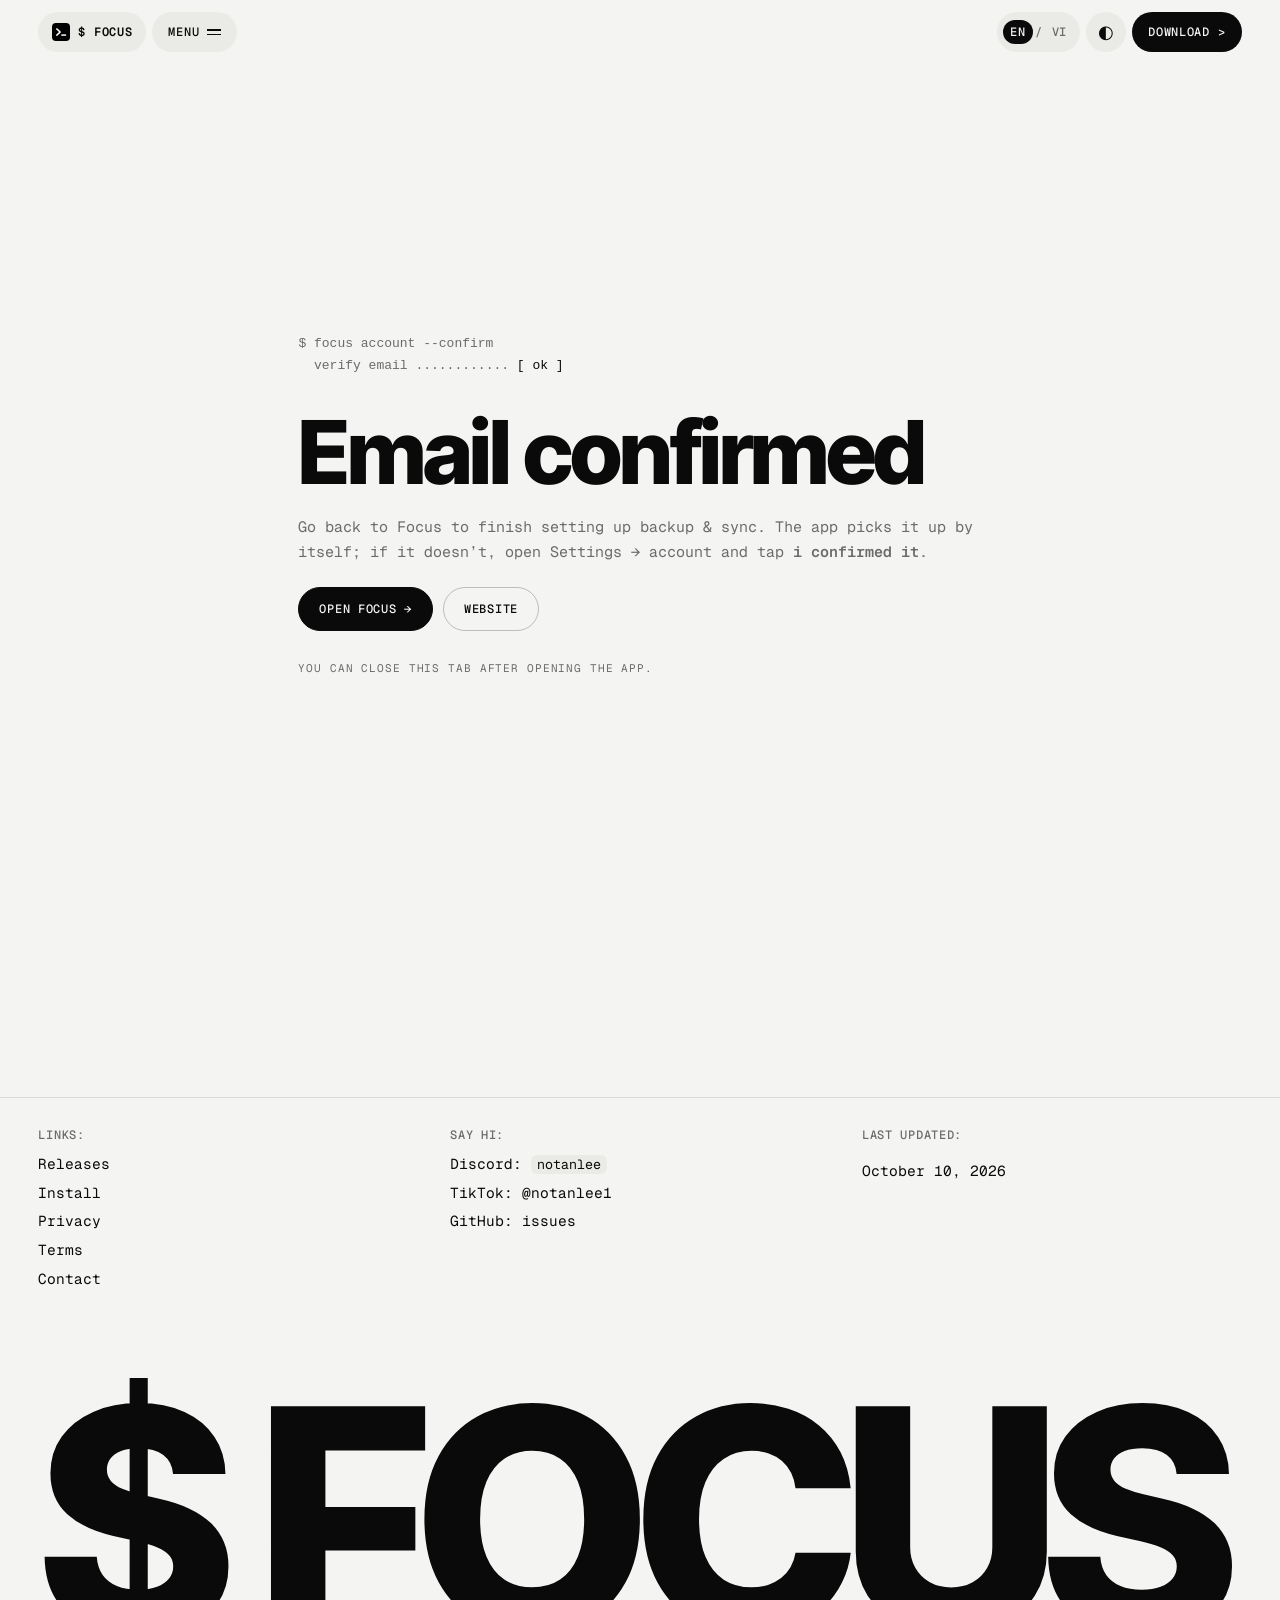
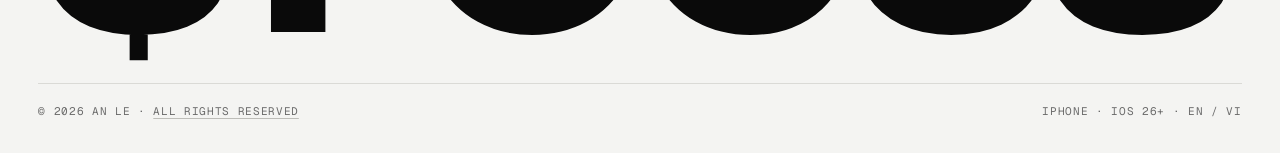
<file: confirmed.html>
<!doctype html>
<html lang="en">
<head>
<meta charset="utf-8">
<meta name="viewport" content="width=device-width, initial-scale=1">
<script>try{var t=localStorage.getItem('theme');if(t==='light'||t==='dark')document.documentElement.setAttribute('data-theme',t)}catch(e){}</script>
<title data-i18n="cf.title">Email confirmed — $ Focus</title>
<meta name="description" content="Your Focus account email is confirmed. Go back to the app to finish setting up backup and sync.">
<meta name="robots" content="noindex">
<meta name="theme-color" media="(prefers-color-scheme: light)" content="#F4F4F2">
<meta name="theme-color" media="(prefers-color-scheme: dark)" content="#121211">
<link rel="icon" href="logo.png?v=21">
<link rel="apple-touch-icon" href="logo.png?v=21">
<link rel="preconnect" href="https://fonts.googleapis.com">
<link rel="preconnect" href="https://fonts.gstatic.com" crossorigin>
<link href="https://fonts.googleapis.com/css2?family=Geist+Mono:wght@400;500;600&amp;family=Inter+Tight:wght@600;700;800&amp;display=swap" rel="stylesheet">
<link rel="stylesheet" href="style.css?v=21">
<script src="i18n.js?v=21"></script>
<style>
  .confirm { min-height: calc(100svh - 57px - 90px); display: flex; flex-direction: column; justify-content: center; }
  .confirm .log { font-size: 13px; color: var(--muted); margin: 0 0 28px; white-space: pre-wrap; }
  .confirm .log .ok { color: var(--fg); }
  .confirm .actions { justify-content: flex-start; margin-top: 8px; }
  .confirm .err { color: var(--err); }
</style>
</head>
<body>
<a class="skip" href="#main" data-i18n="nav.skip">Skip to content</a>
<div class="progress" aria-hidden="true"></div>

<header class="site"><nav class="bar" aria-label="Main" data-i18n-attr="aria-label:nav.main">
<a class="pill logo" href="./" aria-label="$ Focus home" data-i18n-attr="aria-label:nav.homelbl"><img src="logo.png?v=21" alt="" width="18" height="18"><span class="txt">$ Focus</span></a>
<div class="menu-wrap"><button class="pill" id="menu-btn" type="button" aria-expanded="false" aria-controls="menu"><span data-i18n="nav.menu">Menu</span><span class="burger" aria-hidden="true"><i></i><i></i></span></button>
<div class="menu" id="menu" hidden>
<a href="./" data-i18n="nav.home">Home</a>
<a href="./#features" data-i18n="nav.features">Features</a>
<a href="install" data-i18n="nav.install">Install</a>
<a href="./#faq" data-i18n="nav.faq">FAQ</a>
<a href="privacy" data-i18n="nav.privacy">Privacy</a>
<a href="terms" data-i18n="nav.terms">Terms</a>
<a class="ext" href="https://github.com/notanlee/focus-timer/releases" data-i18n="nav.source">Releases</a>
<a class="only-sm" href="https://github.com/notanlee/focus-timer/releases/latest" data-i18n="nav.download">Download</a>
</div></div>
<span class="grow"></span>
<span class="pill lang" role="group" aria-label="Language / Ngôn ngữ"><button type="button" data-lang="en" lang="en" title="English" aria-pressed="true">EN</button><i aria-hidden="true">/</i><button type="button" data-lang="vi" lang="vi" title="Tiếng Việt" aria-pressed="false">VI</button></span>
<button class="pill icon" type="button" data-theme-toggle aria-pressed="false" aria-label="Dark mode" data-i18n-attr="aria-label:nav.theme">&#9680;</button>
<a class="pill solid dl" href="https://github.com/notanlee/focus-timer/releases/latest"><span data-i18n="nav.download">Download</span> &gt;</a>
</nav></header>
<main id="main" class="doc" tabindex="-1"><div class="wrap confirm">

<pre data-i18n="cf.log" class="log" id="log">$ focus account --confirm
  verify email ............ <span class="ok">[ ok ]</span></pre>
<h1 data-i18n="cf.h" id="title">Email confirmed</h1>
<p data-i18n="cf.lead" class="lead" id="lead">Go back to Focus to finish setting up backup &amp; sync. The app picks it up by itself; if it doesn&rsquo;t, open Settings &rarr; account and tap <strong>i confirmed it</strong>.</p>
<div class="actions">
<a data-i18n="cf.open" class="btn solid" id="open" href="focustimer://account-confirmed">Open Focus &rarr;</a>
<a data-i18n="cf.web" class="btn" href="./">Website</a>
</div>
<p data-i18n="cf.close" class="meta" style="margin-top:28px">You can close this tab after opening the app.</p>

</div></main>
<footer class="site"><div class="page">
<div class="foot-grid">
<div><p class="label" data-i18n="ft.links">Links:</p><ul>
<li><a href="https://github.com/notanlee/focus-timer/releases" data-i18n="foot.source">Releases</a></li>
<li><a href="install" data-i18n="nav.install">Install</a></li>
<li><a href="privacy" data-i18n="foot.privacy">Privacy</a></li>
<li><a href="terms" data-i18n="foot.terms">Terms</a></li>
<li><a href="./#contact" data-i18n="foot.contact">Contact</a></li>
</ul></div>
<div><p class="label" data-i18n="ft.say">Say hi:</p><ul>
<li>Discord: <code>notanlee</code></li>
<li>TikTok: <a href="https://www.tiktok.com/@notanlee1">@notanlee1</a></li>
<li>GitHub: <a href="https://github.com/notanlee/focus-timer/issues" data-i18n="ft.issues">issues</a></li>
</ul></div>
<div><p class="label" data-i18n="ft.upd">Last updated:</p><p data-i18n="ft.date">October 10, 2026</p></div>
</div>
<p class="giant" aria-hidden="true">$ Focus</p>
<div class="foot-base"><span>&copy; 2026 An Le &middot; <a data-i18n="foot.rights" href="https://github.com/notanlee/focus-timer/blob/main/LICENSE">All rights reserved</a></span><span data-i18n="ft.req">iPhone &middot; iOS 26+ &middot; EN / VI</span></div>
</div></footer>
<button class="totop" type="button" aria-label="Back to top" data-i18n-attr="aria-label:nav.top">^</button>

<script>
(function () {
  // Supabase sends people here after the confirmation link. On success it appends sign-in tokens
  // to the address; this page never uses them, so strip them from the address bar and history.
  var hash = new URLSearchParams(location.hash.replace(/^#/, ''));
  var query = new URLSearchParams(location.search);
  var error = hash.get('error_description') || query.get('error_description');
  var code = hash.get('error_code') || query.get('error_code') || '';
  if (location.hash || location.search) history.replaceState(null, '', location.pathname);

  if (error) {
    // swap in the English failure text and its i18n keys; i18n.js translates them once the page is parsed
    var tr = window.T || function (k, en) { return en; };
    var log = document.getElementById('log'), title = document.getElementById('title'), lead = document.getElementById('lead');
    log.innerHTML = '$ focus account --confirm\n  verify email ............ <span class="err">[ fail ]</span>';
    log.setAttribute('data-i18n', 'cf.fail.log');
    title.textContent = 'Link didn’t work';
    title.setAttribute('data-i18n', 'cf.fail.h');
    if (code === 'otp_expired') {
      lead.textContent = 'This confirmation link expired or was already used. If you already clicked it once, your email is confirmed: go back to Focus and tap “i confirmed it”. Otherwise create the account again in the app to get a new link.';
      lead.setAttribute('data-i18n', 'cf.expired');
    } else {
      // the server's message stays as sent; only the sentence around it is translated
      lead.removeAttribute('data-i18n');
      var why = function () {
        var msg = error.replace(/\+/g, ' ');
        lead.textContent = tr('cf.retry', '{error}. Go back to Focus and try again.').replace('{error}', function () { return msg; });
      };
      why();
      document.addEventListener('langchange', why);
    }
  }
})();
</script>
<script src="site.js?v=21" defer></script>
</body>
</html>
</file>
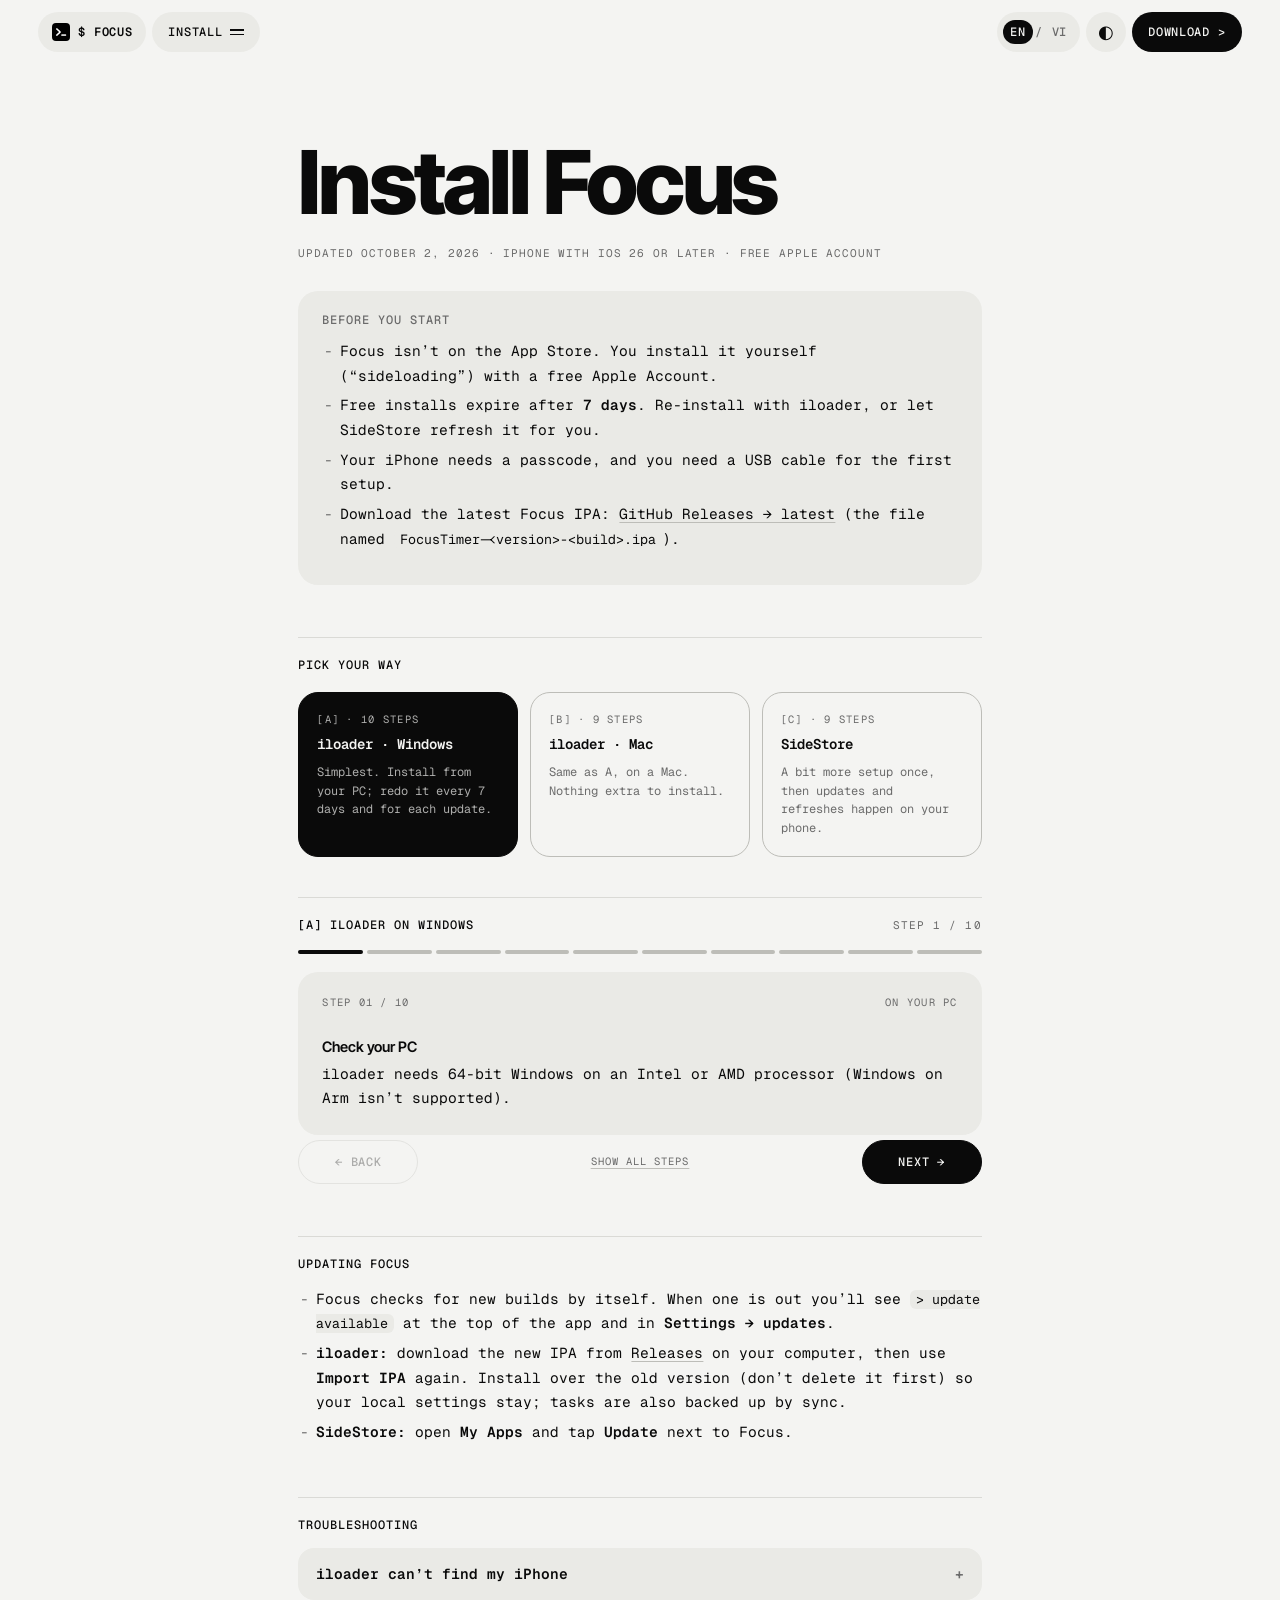
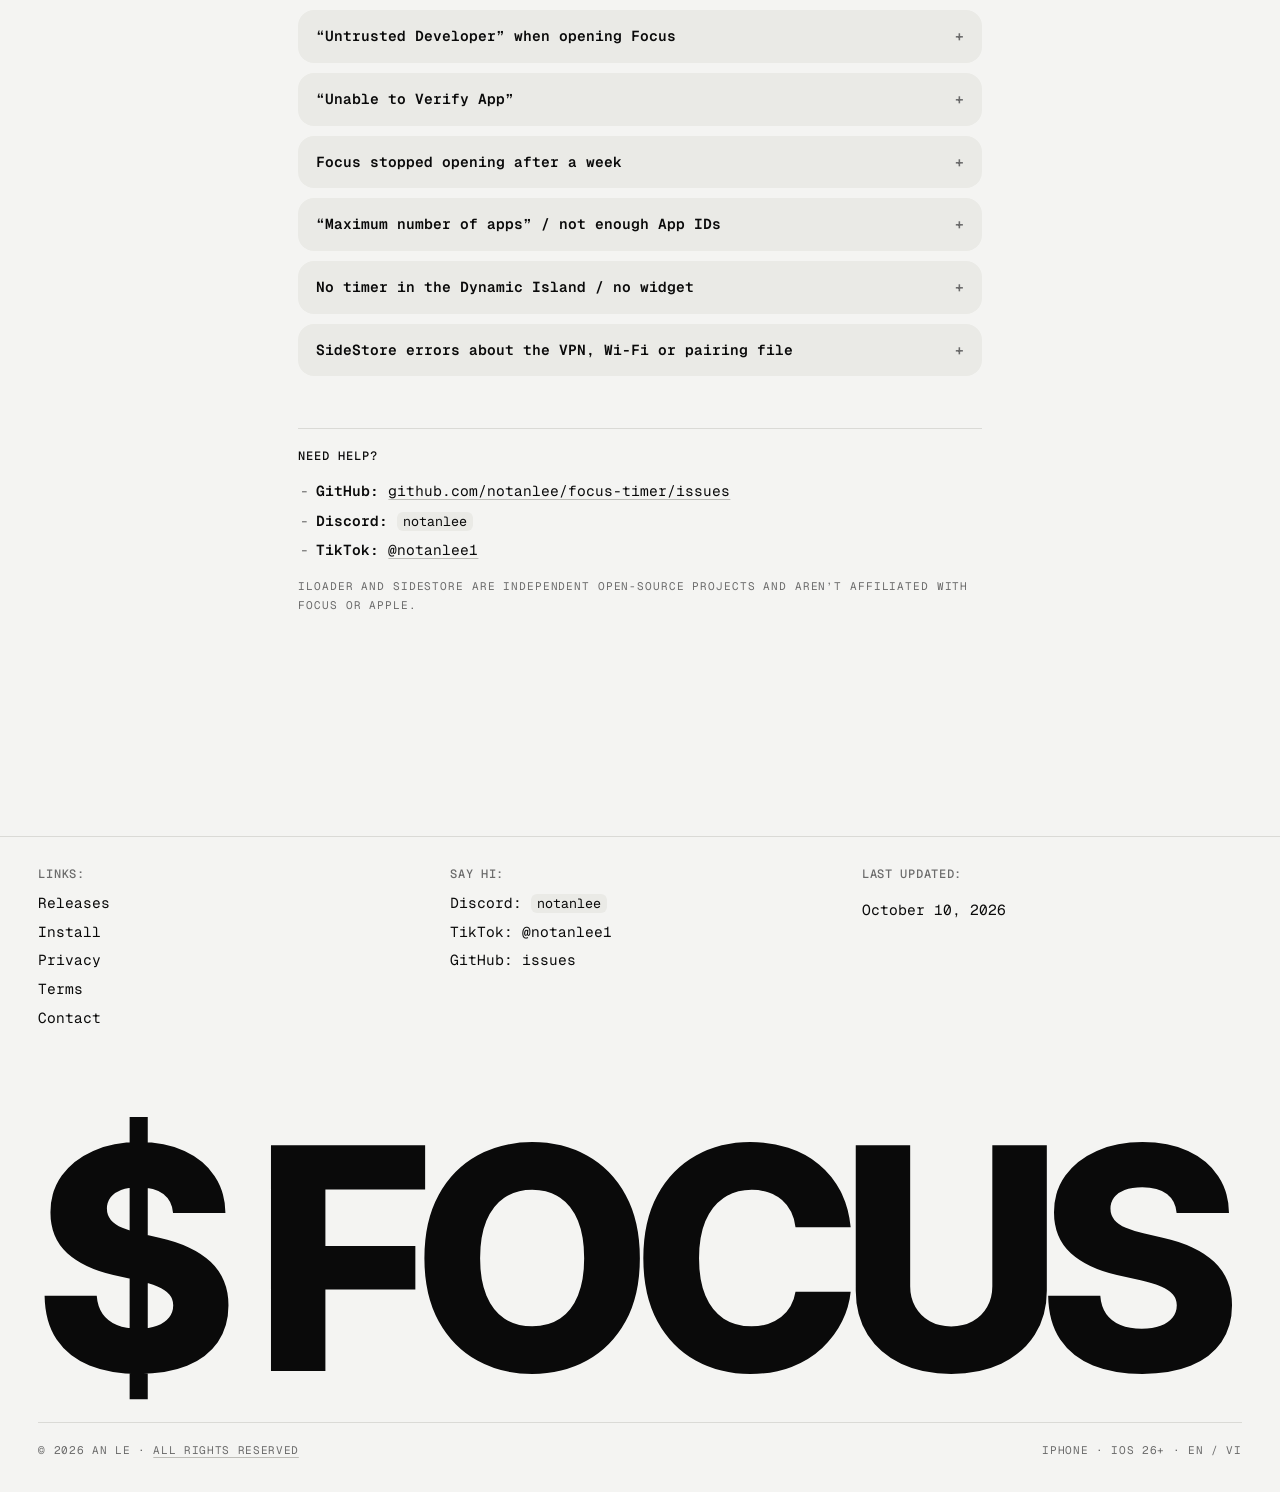
<file: install.html>
<!doctype html>
<html lang="en">
<head>
<meta charset="utf-8">
<meta name="viewport" content="width=device-width, initial-scale=1">
<script>try{var t=localStorage.getItem('theme');if(t==='light'||t==='dark')document.documentElement.setAttribute('data-theme',t)}catch(e){}</script>
<title data-i18n="in.title">Install $ Focus — iloader & SideStore guide</title>
<meta name="description" content="Step-by-step guide to install Focus on iPhone with iloader or SideStore, on Windows or Mac.">
<meta name="theme-color" media="(prefers-color-scheme: light)" content="#F4F4F2">
<meta name="theme-color" media="(prefers-color-scheme: dark)" content="#121211">
<link rel="icon" href="logo.png?v=21">
<link rel="canonical" href="https://notanlee.github.io/install">
<meta property="og:type" content="website">
<meta property="og:site_name" content="$ Focus">
<meta property="og:title" content="Install $ Focus — iloader &amp; SideStore guide">
<meta property="og:description" content="Step-by-step guide to install Focus on iPhone with iloader or SideStore, on Windows or Mac.">
<meta property="og:url" content="https://notanlee.github.io/install">
<meta property="og:image" content="https://notanlee.github.io/og.png">
<meta property="og:image:width" content="1200">
<meta property="og:image:height" content="630">
<meta property="og:image:alt" content="&gt;_ focus — a pomodoro timer &amp; task list that looks like your terminal">
<meta property="og:locale" content="en_US">
<meta property="og:locale:alternate" content="vi_VN">
<meta name="twitter:card" content="summary_large_image">
<meta name="twitter:title" content="Install $ Focus — iloader &amp; SideStore guide">
<meta name="twitter:description" content="Step-by-step guide to install Focus on iPhone with iloader or SideStore, on Windows or Mac.">
<meta name="twitter:image" content="https://notanlee.github.io/og.png">
<link rel="apple-touch-icon" href="logo.png?v=21">
<link rel="preconnect" href="https://fonts.googleapis.com">
<link rel="preconnect" href="https://fonts.gstatic.com" crossorigin>
<link href="https://fonts.googleapis.com/css2?family=Geist+Mono:wght@400;500;600&amp;family=Inter+Tight:wght@600;700;800&amp;display=swap" rel="stylesheet">
<link rel="stylesheet" href="style.css?v=21">
<script src="i18n.js?v=21"></script>
<script>document.documentElement.className += ' js';</script>
</head>
<body>
<a class="skip" href="#main" data-i18n="nav.skip">Skip to content</a>
<div class="progress" aria-hidden="true"></div>

<header class="site"><nav class="bar" aria-label="Main" data-i18n-attr="aria-label:nav.main">
<a class="pill logo" href="./" aria-label="$ Focus home" data-i18n-attr="aria-label:nav.homelbl"><img src="logo.png?v=21" alt="" width="18" height="18"><span class="txt">$ Focus</span></a>
<div class="menu-wrap"><button class="pill" id="menu-btn" type="button" aria-expanded="false" aria-controls="menu"><span data-i18n="nav.install">Install</span><span class="burger" aria-hidden="true"><i></i><i></i></span></button>
<div class="menu" id="menu" hidden>
<a href="./" data-i18n="nav.home">Home</a>
<a href="./#features" data-i18n="nav.features">Features</a>
<a href="install" aria-current="page" data-i18n="nav.install">Install</a>
<a href="./#faq" data-i18n="nav.faq">FAQ</a>
<a href="privacy" data-i18n="nav.privacy">Privacy</a>
<a href="terms" data-i18n="nav.terms">Terms</a>
<a class="ext" href="https://github.com/notanlee/focus-timer/releases" data-i18n="nav.source">Releases</a>
<a class="only-sm" href="https://github.com/notanlee/focus-timer/releases/latest" data-i18n="nav.download">Download</a>
</div></div>
<span class="grow"></span>
<span class="pill lang" role="group" aria-label="Language / Ngôn ngữ"><button type="button" data-lang="en" lang="en" title="English" aria-pressed="true">EN</button><i aria-hidden="true">/</i><button type="button" data-lang="vi" lang="vi" title="Tiếng Việt" aria-pressed="false">VI</button></span>
<button class="pill icon" type="button" data-theme-toggle aria-pressed="false" aria-label="Dark mode" data-i18n-attr="aria-label:nav.theme">&#9680;</button>
<a class="pill solid dl" href="https://github.com/notanlee/focus-timer/releases/latest"><span data-i18n="nav.download">Download</span> &gt;</a>
</nav></header>
<main id="main" class="doc" tabindex="-1"><div class="wrap">

<h1 data-i18n="in.h1">Install Focus</h1>
<p data-i18n="in.meta" class="meta">Updated October 2, 2026 &middot; iPhone with iOS 26 or later &middot; free Apple Account</p>

<div class="summary">
<h2 data-i18n="in.before">Before you start</h2>
<ul>
<li data-i18n="in.b1">Focus isn&rsquo;t on the App Store. You install it yourself (&ldquo;sideloading&rdquo;) with a free Apple Account.</li>
<li data-i18n="in.b2">Free installs expire after <strong>7 days</strong>. Re-install with iloader, or let SideStore refresh it for you.</li>
<li data-i18n="in.b3">Your iPhone needs a passcode, and you need a USB cable for the first setup.</li>
<li data-i18n="in.b4">Download the latest Focus IPA: <a href="https://github.com/notanlee/focus-timer/releases/latest">GitHub Releases &rarr; latest</a> (the file named <code>FocusTimer-&lt;version&gt;-&lt;build&gt;.ipa</code>).</li>
</ul>
</div>

<h2 data-i18n="in.pick" id="which">Pick your way</h2>
<div class="paths" role="tablist" aria-label="Install method" data-i18n-attr="aria-label:in.method">
<a class="path-btn" role="tab" href="#iloader-windows" data-path="iloader-windows"><span data-i18n="in.pa.k" class="k">[A] &middot; 10 steps</span><b>iloader &middot; Windows</b><span data-i18n="in.pa.d">Simplest. Install from your PC; redo it every 7 days and for each update.</span></a>
<a class="path-btn" role="tab" href="#iloader-mac" data-path="iloader-mac"><span data-i18n="in.pb.k" class="k">[B] &middot; 9 steps</span><b>iloader &middot; Mac</b><span data-i18n="in.pb.d">Same as A, on a Mac. Nothing extra to install.</span></a>
<a class="path-btn" role="tab" href="#sidestore" data-path="sidestore"><span data-i18n="in.pc.k" class="k">[C] &middot; 9 steps</span><b>SideStore</b><span data-i18n="in.pc.d">A bit more setup once, then updates and refreshes happen on your phone.</span></a>
</div>

<!-- ============ A: Windows ============ -->
<section class="guide" id="iloader-windows">
<div class="guide-head"><h2 data-i18n="in.a.h">[A] iloader on Windows</h2><span class="count"></span></div>
<div class="dots"></div>
<ol class="steps">
<li class="step"><p class="where"><span data-i18n="in.w.pc">on your pc</span></p><h3 data-i18n="in.a1.h">Check your PC</h3>
<p data-i18n="in.a1.p">iloader needs 64-bit Windows on an Intel or AMD processor (Windows on Arm isn&rsquo;t supported).</p></li>

<li class="step"><p class="where"><span data-i18n="in.w.pc">on your pc</span></p><h3 data-i18n="in.a2.h">Install iTunes</h3>
<p data-i18n="in.a2.p1">So Windows can talk to your iPhone: download it from <a href="https://www.apple.com/itunes/download/win64">apple.com</a> (recommended) or the Microsoft Store. Open it once and check it sees your iPhone.</p>
<p data-i18n="in.a2.p2">If it doesn&rsquo;t, uninstall iTunes and &ldquo;Apple Mobile Device Support&rdquo;, then install the <strong>Apple Devices</strong> app from the Microsoft Store instead.</p></li>

<li class="step"><p class="where"><span data-i18n="in.w.pc">on your pc</span></p><h3 data-i18n="in.dl.h">Download iloader</h3>
<p data-i18n="in.a3.p">Only from <a href="https://github.com/nab138/iloader/releases">github.com/nab138/iloader/releases</a> or <a href="https://iloader.app">iloader.app</a>. Pick <code>iloader-windows-x64.msi</code> and run the installer.</p></li>

<li class="step"><p class="where"><span>pc + iphone</span></p><h3 data-i18n="in.plug.h">Plug in your iPhone</h3>
<p data-i18n="in.a4.p">Unlock it. Tap <strong>Trust</strong> on the &ldquo;Trust This Computer?&rdquo; pop-up and enter your passcode.</p></li>

<li class="step"><p class="where"><span data-i18n="in.w.iloader">in iloader</span></p><h3 data-i18n="in.sign.h">Sign in</h3>
<p data-i18n="in.sign.p1">Open iloader. In the <strong>Apple ID</strong> panel enter your Apple Account email and password and click <strong>Login</strong>. Type the 6-digit code from your other Apple device and click <strong>Submit</strong>.</p>
<p data-i18n="in.sign.p2">A different Apple Account than the one on your phone is fine. Security-key sign-in isn&rsquo;t supported.</p></li>

<li class="step"><p class="where"><span data-i18n="in.w.iloader">in iloader</span></p><h3 data-i18n="in.sel.h">Select your iPhone</h3>
<p data-i18n="in.sel.p">Pick it in the <strong>iDevice</strong> panel. Not there? Click <strong>Refresh Devices</strong>.</p></li>

<li class="step"><p class="where"><span data-i18n="in.w.iloader">in iloader</span></p><h3 data-i18n="in.inst.h">Install Focus</h3>
<p data-i18n="in.inst.p1">Under <strong>Installers</strong> click <strong>Import IPA</strong> and choose the Focus <code>.ipa</code> you downloaded. Wait for &ldquo;Sign &amp; Install App&rdquo; to finish.</p>
<p data-i18n="in.inst.p2">If iloader says &ldquo;Maximum certificates reached&rdquo;, let it revoke the old one and click <strong>Continue</strong>.</p></li>

<li class="step" id="iphone"><p class="where"><span data-i18n="in.w.iphone">on your iphone</span></p><h3 data-i18n="in.trust.h">Trust the developer</h3>
<p data-i18n="in.trust.p">Open <strong>Settings &rarr; General &rarr; VPN &amp; Device Management</strong>, tap your Apple Account under &ldquo;Developer App&rdquo;, tap <strong>Trust</strong> (then <strong>Allow &amp; Restart</strong> if asked) and enter your passcode.</p></li>

<li class="step"><p class="where"><span data-i18n="in.w.iphone">on your iphone</span></p><h3 data-i18n="in.dev.h">Turn on Developer Mode</h3>
<p data-i18n="in.dev.p">Open <strong>Settings &rarr; Privacy &amp; Security</strong>, scroll to the bottom, turn on <strong>Developer Mode</strong> and tap <strong>Restart</strong>. After the restart, confirm with <strong>Turn On</strong> and enter your passcode.</p></li>

<li class="step done-step"><p class="where"><span data-i18n="in.w.done">done</span></p><h3 data-i18n="in.open.h">Open Focus</h3>
<p data-i18n="in.open.p1">Start a focus block to see the timer in the Dynamic Island.</p>
<p data-i18n="in.open.p2">Want updates without a computer? Set up <a href="#sidestore" data-go="sidestore">SideStore</a>.</p></li>
</ol>
<div class="step-nav"><button data-i18n="in.back" class="btn" data-act="prev">&larr; Back</button><button data-i18n="in.all" class="all-toggle" data-act="all">show all steps</button><button data-i18n="in.next" class="btn solid" data-act="next">Next &rarr;</button></div>
<div class="show-all-nav"><button data-i18n="in.one" class="all-toggle" data-act="one">one step at a time</button></div>
</section>

<!-- ============ B: Mac ============ -->
<section class="guide" id="iloader-mac">
<div class="guide-head"><h2 data-i18n="in.b.h">[B] iloader on Mac</h2><span class="count"></span></div>
<div class="dots"></div>
<ol class="steps">
<li class="step"><p class="where"><span data-i18n="in.w.mac">on your mac</span></p><h3 data-i18n="in.dl.h">Download iloader</h3>
<p data-i18n="in.b1.p1">Nothing extra to install &mdash; macOS already includes what&rsquo;s needed to talk to your iPhone.</p>
<p data-i18n="in.b1.p2">Get iloader from <a href="https://github.com/nab138/iloader/releases">github.com/nab138/iloader/releases</a> or <a href="https://iloader.app">iloader.app</a>: pick <code>iloader-darwin-universal.dmg</code> (works on Apple silicon and Intel Macs). Open it and drag iloader to Applications.</p></li>

<li class="step"><p class="where"><span data-i18n="in.w.mac">on your mac</span></p><h3 data-i18n="in.b2.h">Allow it to open</h3>
<p data-i18n="in.b2.p">If macOS blocks it, go to <strong>System Settings &rarr; Privacy &amp; Security</strong> and click <strong>Open Anyway</strong>.</p></li>

<li class="step"><p class="where"><span>mac + iphone</span></p><h3 data-i18n="in.plug.h">Plug in your iPhone</h3>
<p data-i18n="in.b3.p">Unlock it and tap <strong>Trust</strong> on the phone (and on the Mac if asked). No prompt? Open Finder, then unplug and re-plug the phone.</p></li>

<li class="step"><p class="where"><span data-i18n="in.w.iloader">in iloader</span></p><h3 data-i18n="in.sign.h">Sign in</h3>
<p data-i18n="in.sign.p1">Open iloader. In the <strong>Apple ID</strong> panel enter your Apple Account email and password and click <strong>Login</strong>. Type the 6-digit code from your other Apple device and click <strong>Submit</strong>.</p>
<p data-i18n="in.sign.p2">A different Apple Account than the one on your phone is fine. Security-key sign-in isn&rsquo;t supported.</p></li>

<li class="step"><p class="where"><span data-i18n="in.w.iloader">in iloader</span></p><h3 data-i18n="in.sel.h">Select your iPhone</h3>
<p data-i18n="in.sel.p">Pick it in the <strong>iDevice</strong> panel. Not there? Click <strong>Refresh Devices</strong>.</p></li>

<li class="step"><p class="where"><span data-i18n="in.w.iloader">in iloader</span></p><h3 data-i18n="in.inst.h">Install Focus</h3>
<p data-i18n="in.inst.p1">Under <strong>Installers</strong> click <strong>Import IPA</strong> and choose the Focus <code>.ipa</code> you downloaded. Wait for &ldquo;Sign &amp; Install App&rdquo; to finish.</p>
<p data-i18n="in.inst.p2">If iloader says &ldquo;Maximum certificates reached&rdquo;, let it revoke the old one and click <strong>Continue</strong>.</p></li>

<li class="step"><p class="where"><span data-i18n="in.w.iphone">on your iphone</span></p><h3 data-i18n="in.trust.h">Trust the developer</h3>
<p data-i18n="in.trust.p">Open <strong>Settings &rarr; General &rarr; VPN &amp; Device Management</strong>, tap your Apple Account under &ldquo;Developer App&rdquo;, tap <strong>Trust</strong> (then <strong>Allow &amp; Restart</strong> if asked) and enter your passcode.</p></li>

<li class="step"><p class="where"><span data-i18n="in.w.iphone">on your iphone</span></p><h3 data-i18n="in.dev.h">Turn on Developer Mode</h3>
<p data-i18n="in.dev.p">Open <strong>Settings &rarr; Privacy &amp; Security</strong>, scroll to the bottom, turn on <strong>Developer Mode</strong> and tap <strong>Restart</strong>. After the restart, confirm with <strong>Turn On</strong> and enter your passcode.</p></li>

<li class="step done-step"><p class="where"><span data-i18n="in.w.done">done</span></p><h3 data-i18n="in.open.h">Open Focus</h3>
<p data-i18n="in.open.p1">Start a focus block to see the timer in the Dynamic Island.</p>
<p data-i18n="in.open.p2">Want updates without a computer? Set up <a href="#sidestore" data-go="sidestore">SideStore</a>.</p></li>
</ol>
<div class="step-nav"><button data-i18n="in.back" class="btn" data-act="prev">&larr; Back</button><button data-i18n="in.all" class="all-toggle" data-act="all">show all steps</button><button data-i18n="in.next" class="btn solid" data-act="next">Next &rarr;</button></div>
<div class="show-all-nav"><button data-i18n="in.one" class="all-toggle" data-act="one">one step at a time</button></div>
</section>

<!-- ============ C: SideStore ============ -->
<section class="guide" id="sidestore">
<div class="guide-head"><h2 data-i18n="in.c.h">[C] SideStore: one-tap updates on the phone</h2><span class="count"></span></div>
<div class="dots"></div>
<ol class="steps">
<li class="step"><p class="where"><span data-i18n="in.w.iphone">on your iphone</span></p><h3 data-i18n="in.c1.h">Install LocalDevVPN</h3>
<p data-i18n="in.c1.p1">Get it from the <a href="https://apps.apple.com/app/localdevvpn/id6755608044">App Store</a>. Open it, tap connect and allow the VPN configuration.</p>
<p data-i18n="in.c1.p2">SideStore needs it (and Wi-Fi) switched on whenever it installs, updates or refreshes apps.</p></li>

<li class="step"><p class="where"><span data-i18n="in.w.computer">on your computer</span></p><h3 data-i18n="in.c2.h">Set up iloader</h3>
<p data-i18n="in.c2.p">Do steps 1&ndash;6 of <a href="#iloader-windows" data-go="iloader-windows">path A (Windows)</a> or 1&ndash;5 of <a href="#iloader-mac" data-go="iloader-mac">path B (Mac)</a>: install iloader, plug in your phone, sign in and select your iPhone. Then come back here.</p></li>

<li class="step"><p class="where"><span data-i18n="in.w.iloader">in iloader</span></p><h3 data-i18n="in.c3.h">Install SideStore</h3>
<p data-i18n="in.c3.p">Under <strong>Installers</strong> choose <strong>SideStore (Stable)</strong>. iloader downloads SideStore, installs it and places the pairing file for you.</p></li>

<li class="step"><p class="where"><span data-i18n="in.w.iphone">on your iphone</span></p><h3 data-i18n="in.c4.h">Trust it &amp; turn on Developer Mode</h3>
<p data-i18n="in.c4.p1"><strong>Settings &rarr; General &rarr; VPN &amp; Device Management</strong>: tap your Apple Account, tap <strong>Trust</strong>.</p>
<p data-i18n="in.c4.p2"><strong>Settings &rarr; Privacy &amp; Security &rarr; Developer Mode</strong>: turn it on, restart, then confirm with <strong>Turn On</strong>.</p></li>

<li class="step"><p class="where"><span data-i18n="in.w.iphone">on your iphone</span></p><h3 data-i18n="in.c5.h">Open SideStore</h3>
<p data-i18n="in.c5.p">Connect LocalDevVPN, open <strong>SideStore</strong> and sign in with the same Apple Account.</p></li>

<li class="step"><p class="where"><span data-i18n="in.w.sidestore">in sidestore</span></p><h3 data-i18n="in.c6.h">Refresh SideStore once</h3>
<p data-i18n="in.c6.p">Go to <strong>My Apps</strong> and tap the <strong>7 DAYS</strong> button next to SideStore (tap <strong>Yes</strong> or <strong>Refresh Now</strong> if asked). SideStore may jump to the Home Screen &mdash; that&rsquo;s normal.</p></li>

<li class="step"><p class="where"><span data-i18n="in.w.sidestore">in sidestore</span></p><h3 data-i18n="in.c7.h">Add the Focus source</h3>
<p data-i18n="in.c7.p1">Open the <strong>Sources</strong> tab, tap <strong>+</strong>, paste this URL and tap <strong>Done</strong>:</p>
<p><code>https://github.com/notanlee/focus-timer/releases/latest/download/source.json</code><button class="copy" type="button" data-copy="https://github.com/notanlee/focus-timer/releases/latest/download/source.json">copy</button></p>
<p data-i18n="in.c7.p3">Already have Focus installed? Open Focus &rarr; Settings &rarr; updates &rarr; <strong>add to sidestore</strong> instead.</p></li>

<li class="step"><p class="where"><span data-i18n="in.w.sidestore">in sidestore</span></p><h3 data-i18n="in.inst.h">Install Focus</h3>
<p data-i18n="in.c8.p">Open the Focus source and install it. When SideStore asks about <strong>App Extensions</strong>, choose <strong>Keep App Extensions (Register App ID for Each Extension)</strong> so the Dynamic Island and widgets keep working.</p></li>

<li class="step done-step"><p class="where"><span data-i18n="in.w.done">done</span></p><h3 data-i18n="in.c9.h">That&rsquo;s it</h3>
<p data-i18n="in.c9.p">SideStore now refreshes Focus in the background and shows an <strong>Update</strong> button when a new build is out.</p></li>
</ol>
<div class="step-nav"><button data-i18n="in.back" class="btn" data-act="prev">&larr; Back</button><button data-i18n="in.all" class="all-toggle" data-act="all">show all steps</button><button data-i18n="in.next" class="btn solid" data-act="next">Next &rarr;</button></div>
<div class="show-all-nav"><button data-i18n="in.one" class="all-toggle" data-act="one">one step at a time</button></div>
</section>

<h2 data-i18n="in.upd.h" id="updates">Updating Focus</h2>
<ul>
<li data-i18n="in.upd1">Focus checks for new builds by itself. When one is out you&rsquo;ll see <code>&gt; update available</code> at the top of the app and in <strong>Settings &rarr; updates</strong>.</li>
<li data-i18n="in.upd2"><strong>iloader:</strong> download the new IPA from <a href="https://github.com/notanlee/focus-timer/releases/latest">Releases</a> on your computer, then use <strong>Import IPA</strong> again. Install over the old version (don&rsquo;t delete it first) so your local settings stay; tasks are also backed up by sync.</li>
<li data-i18n="in.upd3"><strong>SideStore:</strong> open <strong>My Apps</strong> and tap <strong>Update</strong> next to Focus.</li>
</ul>

<h2 data-i18n="in.tr.h" id="trouble">Troubleshooting</h2>
<details class="fold"><summary data-i18n="in.t1.s">iloader can&rsquo;t find my iPhone</summary><div data-i18n="in.t1.b" class="body">Make sure iTunes (or Apple Devices) sees it, try another cable or USB port, unlock the phone and tap Trust.</div></details>
<details class="fold"><summary data-i18n="in.t2.s">&ldquo;Untrusted Developer&rdquo; when opening Focus</summary><div data-i18n="in.t2.b" class="body">Settings &rarr; General &rarr; VPN &amp; Device Management, tap your Apple Account and tap <strong>Trust</strong>.</div></details>
<details class="fold"><summary data-i18n="in.t3.s">&ldquo;Unable to Verify App&rdquo;</summary><div data-i18n="in.t3.b" class="body">Connect to the internet, then in VPN &amp; Device Management tap your Apple Account and <strong>Verify App</strong>.</div></details>
<details class="fold"><summary data-i18n="in.t4.s">Focus stopped opening after a week</summary><div data-i18n="in.t4.b" class="body">The free 7-day signature expired. Re-install with iloader, or refresh it in SideStore.</div></details>
<details class="fold"><summary data-i18n="in.t5.s">&ldquo;Maximum number of apps&rdquo; / not enough App IDs</summary><div data-i18n="in.t5.b" class="body">A free account can have 3 sideloaded apps active at once (SideStore counts as one; expired apps still count) and register 10 App IDs per 7 days. Remove an app you don&rsquo;t use, or wait for old App IDs to expire.</div></details>
<details class="fold"><summary data-i18n="in.t6.s">No timer in the Dynamic Island / no widget</summary><div data-i18n="in.t6.b" class="body">The widget extension wasn&rsquo;t signed. Re-install with iloader, or in SideStore pick &ldquo;Register App ID for Each Extension&rdquo;. Focus &rarr; Settings &rarr; island shows whether the extension is signed.</div></details>
<details class="fold"><summary data-i18n="in.t7.s">SideStore errors about the VPN, Wi-Fi or pairing file</summary><div data-i18n="in.t7.b" class="body">Turn on Wi-Fi and LocalDevVPN, turn off DNS or ad blockers, and restart SideStore. Still failing? In iloader click <strong>Delete Stored Pairing</strong>, re-select your phone and tap Trust, then <strong>Manage Pairing File &rarr; Place</strong> next to SideStore. See the <a href="https://docs.sidestore.io/docs/troubleshooting/error-codes">SideStore error codes</a>.</div></details>

<h2 data-i18n="in.help">Need help?</h2>
<ul class="contact">
<li><strong>GitHub:</strong> <a href="https://github.com/notanlee/focus-timer/issues">github.com/notanlee/focus-timer/issues</a></li>
<li><strong>Discord:</strong> <code>notanlee</code></li>
<li><strong>TikTok:</strong> <a href="https://www.tiktok.com/@notanlee1">@notanlee1</a></li>
</ul>

<p data-i18n="in.foot" class="meta">iloader and SideStore are independent open-source projects and aren&rsquo;t affiliated with Focus or Apple.</p>
</div></main>
<footer class="site"><div class="page">
<div class="foot-grid">
<div><p class="label" data-i18n="ft.links">Links:</p><ul>
<li><a href="https://github.com/notanlee/focus-timer/releases" data-i18n="foot.source">Releases</a></li>
<li><a href="install" data-i18n="nav.install">Install</a></li>
<li><a href="privacy" data-i18n="foot.privacy">Privacy</a></li>
<li><a href="terms" data-i18n="foot.terms">Terms</a></li>
<li><a href="./#contact" data-i18n="foot.contact">Contact</a></li>
</ul></div>
<div><p class="label" data-i18n="ft.say">Say hi:</p><ul>
<li>Discord: <code>notanlee</code></li>
<li>TikTok: <a href="https://www.tiktok.com/@notanlee1">@notanlee1</a></li>
<li>GitHub: <a href="https://github.com/notanlee/focus-timer/issues" data-i18n="ft.issues">issues</a></li>
</ul></div>
<div><p class="label" data-i18n="ft.upd">Last updated:</p><p data-i18n="ft.date">October 10, 2026</p></div>
</div>
<p class="giant" aria-hidden="true">$ Focus</p>
<div class="foot-base"><span>&copy; 2026 An Le &middot; <a data-i18n="foot.rights" href="https://github.com/notanlee/focus-timer/blob/main/LICENSE">All rights reserved</a></span><span data-i18n="ft.req">iPhone &middot; iOS 26+ &middot; EN / VI</span></div>
</div></footer>
<button class="totop" type="button" aria-label="Back to top" data-i18n-attr="aria-label:nav.top">^</button>

<script>
(function () {
  var guides = [].slice.call(document.querySelectorAll('.guide'));
  var tabs = [].slice.call(document.querySelectorAll('.path-btn'));
  var state = {};
  var tr = window.T || function (k, en) { return en; };
  function two(n) { return (n < 10 ? '0' : '') + n; }
  var glide = window.matchMedia && matchMedia('(prefers-reduced-motion: reduce)').matches ? 'auto' : 'smooth';

  guides.forEach(function (g) {
    var steps = [].slice.call(g.querySelectorAll('.step'));
    var dots = g.querySelector('.dots');
    var count = g.querySelector('.count');
    var s = state[g.id] = { i: 0, steps: steps, g: g, labels: [] };
    steps.forEach(function (st, n) {
      var w = st.querySelector('.where');
      var k = document.createElement('span');
      w.insertBefore(k, w.firstChild);
      s.labels.push(k);
      var b = document.createElement('button');
      b.addEventListener('click', function () { go(g.id, n); });
      dots.appendChild(b);
    });
    s.dots = [].slice.call(dots.children);
    s.count = count;
    g.classList.add('stepper');
    g.addEventListener('click', function (e) {
      var act = e.target.getAttribute && e.target.getAttribute('data-act');
      if (act === 'next') go(g.id, s.i + 1);
      else if (act === 'prev') go(g.id, s.i - 1);
      else if (act === 'all') { g.classList.remove('stepper'); paintCount(s); }
      else if (act === 'one') { g.classList.add('stepper'); go(g.id, s.i); g.scrollIntoView({ block: 'start', behavior: glide }); }
    });
    labels(s);
    go(g.id, 0, true);
  });

  // step labels and the counter, redrawn when the language changes
  function labels(s) {
    var m = s.steps.length;
    s.labels.forEach(function (k, n) { k.textContent = tr('in.step', 'step {n} / {m}').replace('{n}', two(n + 1)).replace('{m}', two(m)); });
    s.dots.forEach(function (b, n) { b.setAttribute('aria-label', tr('in.stepbtn', 'Step {n}').replace('{n}', n + 1)); });
  }
  function paintCount(s) {
    s.count.textContent = s.g.classList.contains('stepper')
      ? tr('in.step', 'step {n} / {m}').replace('{n}', s.i + 1).replace('{m}', s.steps.length)
      : tr('in.steps', '{n} steps').replace('{n}', s.steps.length);
  }
  document.addEventListener('langchange', function () {
    for (var id in state) { labels(state[id]); paintCount(state[id]); }
  });

  function go(id, n, quiet) {
    var s = state[id];
    var back = n < s.i;
    n = Math.max(0, Math.min(s.steps.length - 1, n));
    s.i = n;
    s.steps.forEach(function (st, k) {
      st.classList.toggle('cur', k === n);
      st.classList.toggle('back', k === n && back);
    });
    s.dots.forEach(function (d, k) { d.classList.toggle('on', k <= n); });
    paintCount(s);
    var prev = s.g.querySelector('[data-act="prev"]'), next = s.g.querySelector('[data-act="next"]');
    prev.disabled = n === 0;
    next.disabled = n === s.steps.length - 1;
    if (!quiet) {
      var top = s.g.getBoundingClientRect().top;
      if (top < 0 || top > innerHeight * 0.5) s.g.scrollIntoView({ block: 'start', behavior: glide });
    }
  }

  function pick(id, scroll) {
    if (!state[id]) return;
    guides.forEach(function (g) { g.hidden = g.id !== id; });
    tabs.forEach(function (t) { t.setAttribute('aria-selected', t.getAttribute('data-path') === id ? 'true' : 'false'); });
    current = id;
    if (scroll) state[id].g.scrollIntoView({ block: 'start', behavior: glide });
  }

  var current = null;
  function fromHash() {
    var h = location.hash.replace('#', '');
    if (h === 'iphone') { pick('iloader-windows'); go('iloader-windows', 7, true); return true; }
    if (state[h]) { pick(h); return true; }
    return false;
  }
  if (!fromHash()) pick(/Mac/.test(navigator.platform) ? 'iloader-mac' : 'iloader-windows');
  // land at the top of the page unless a guide was asked for
  addEventListener('hashchange', function () { if (fromHash()) state[current].g.scrollIntoView({ block: 'start', behavior: glide }); });

  document.addEventListener('click', function (e) {
    var a = e.target.closest && e.target.closest('[data-path], [data-go]');
    if (!a) return;
    var id = a.getAttribute('data-path') || a.getAttribute('data-go');
    if (!state[id]) return;
    e.preventDefault();
    if (history.replaceState) history.replaceState(null, '', '#' + id);
    pick(id, true);
  });

  // arrow keys move through the open guide
  addEventListener('keydown', function (e) {
    if (!current || !state[current].g.classList.contains('stepper')) return;
    if (/input|textarea/i.test(e.target.tagName)) return;
    if (e.key === 'ArrowRight') go(current, state[current].i + 1);
    if (e.key === 'ArrowLeft') go(current, state[current].i - 1);
  });

})();
</script>
<script src="site.js?v=21" defer></script>
</body>
</html>
</file>
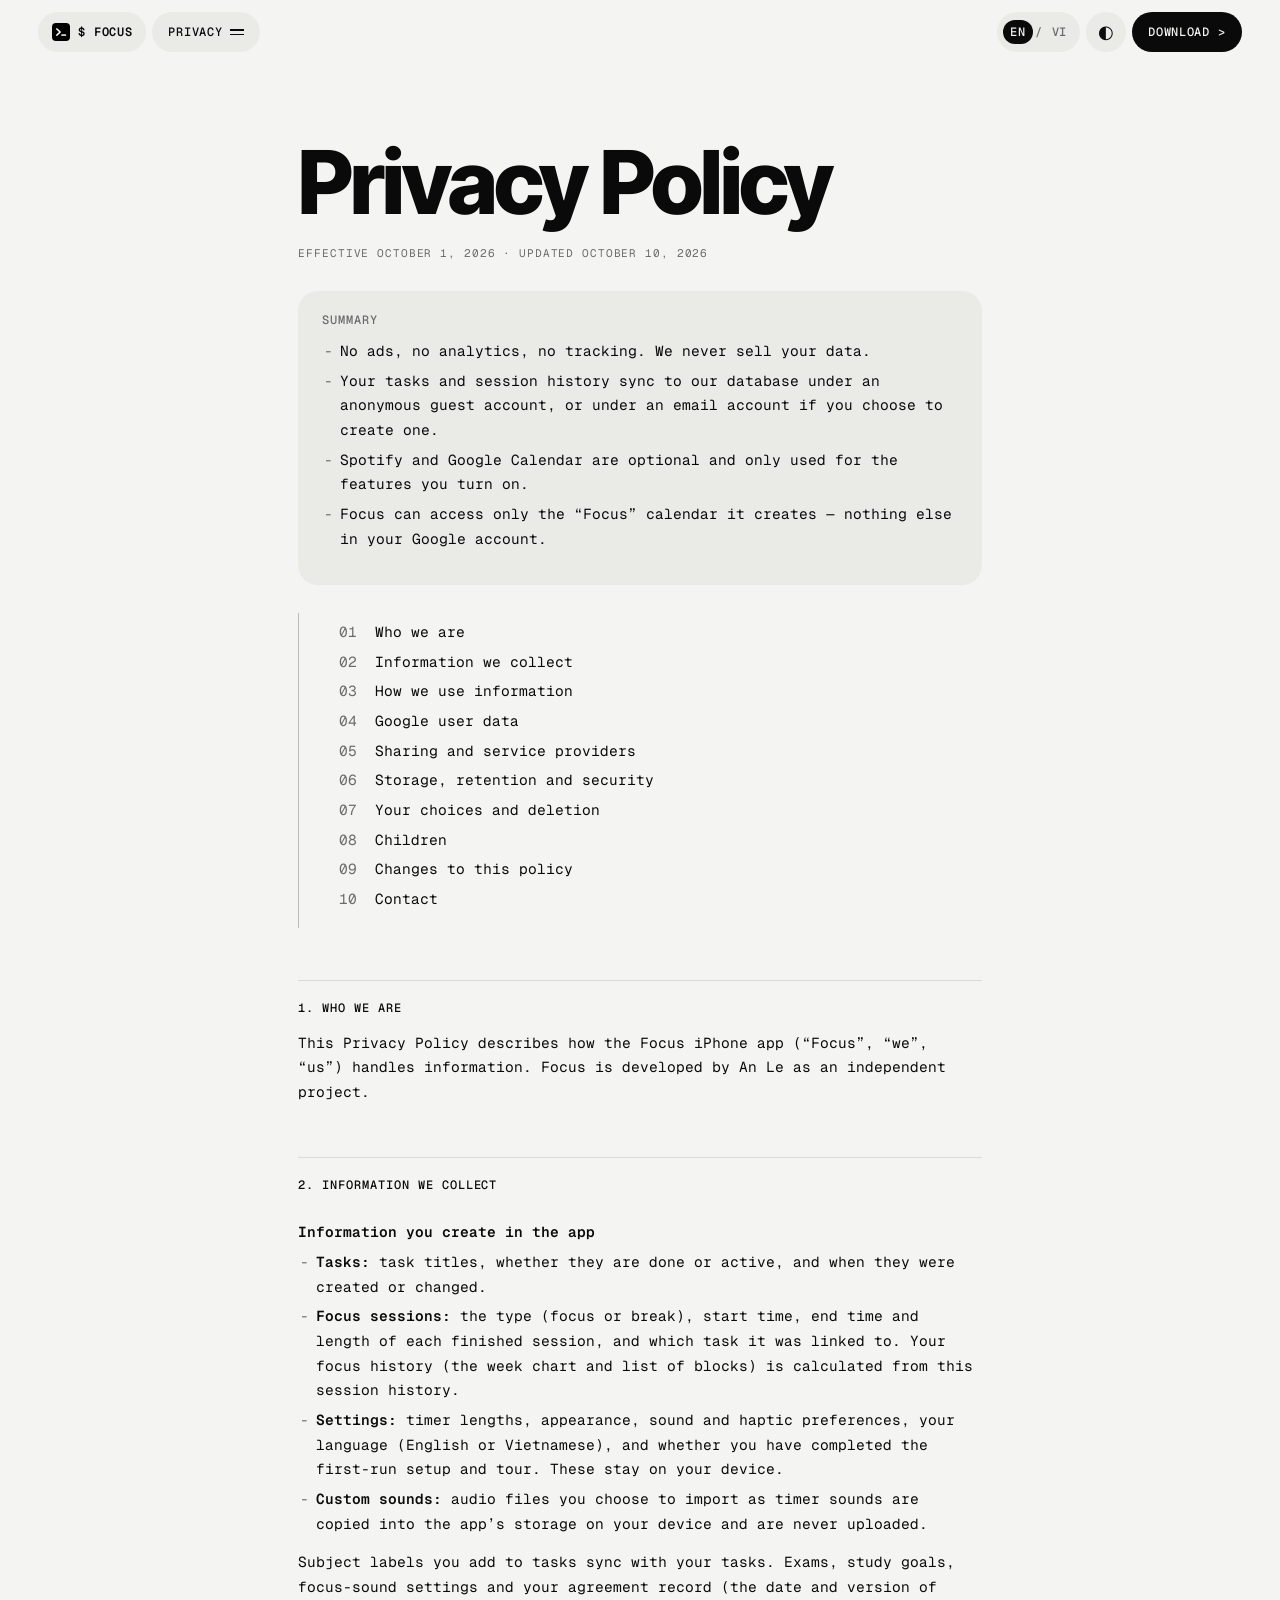
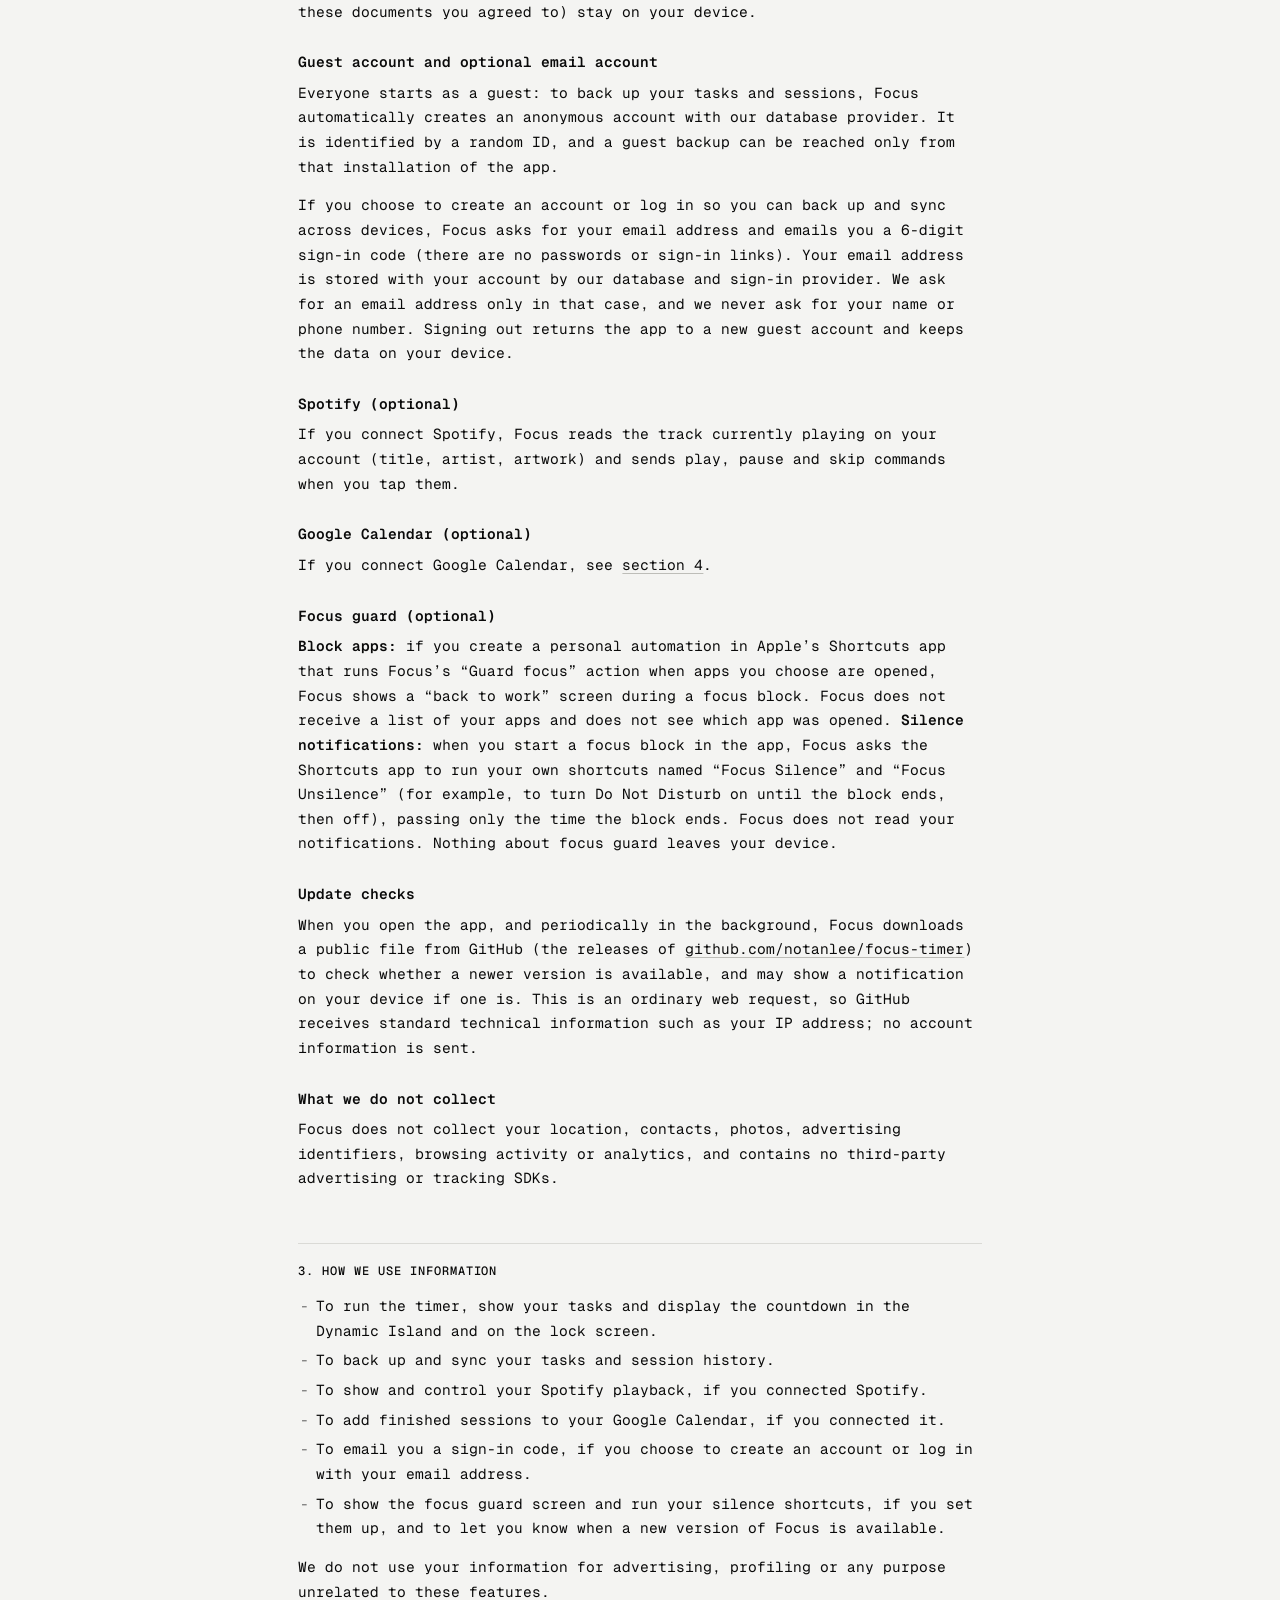
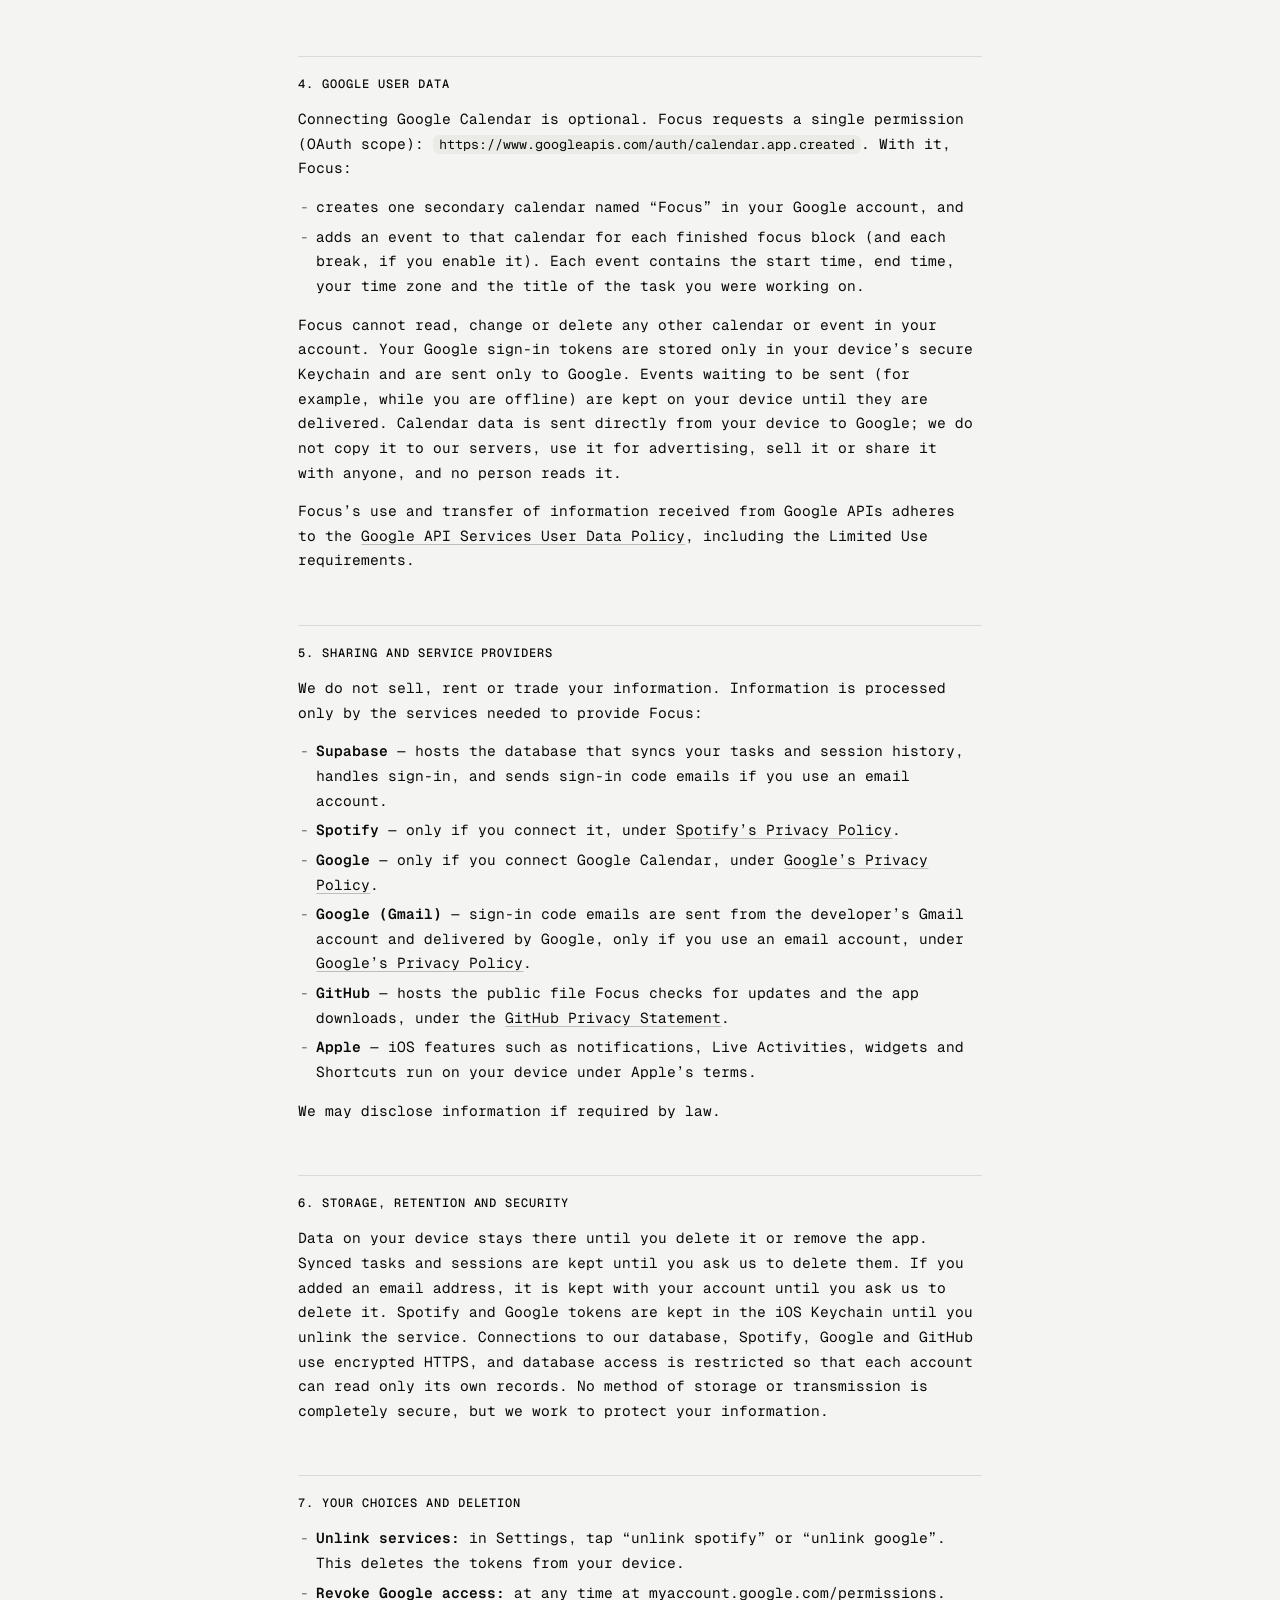
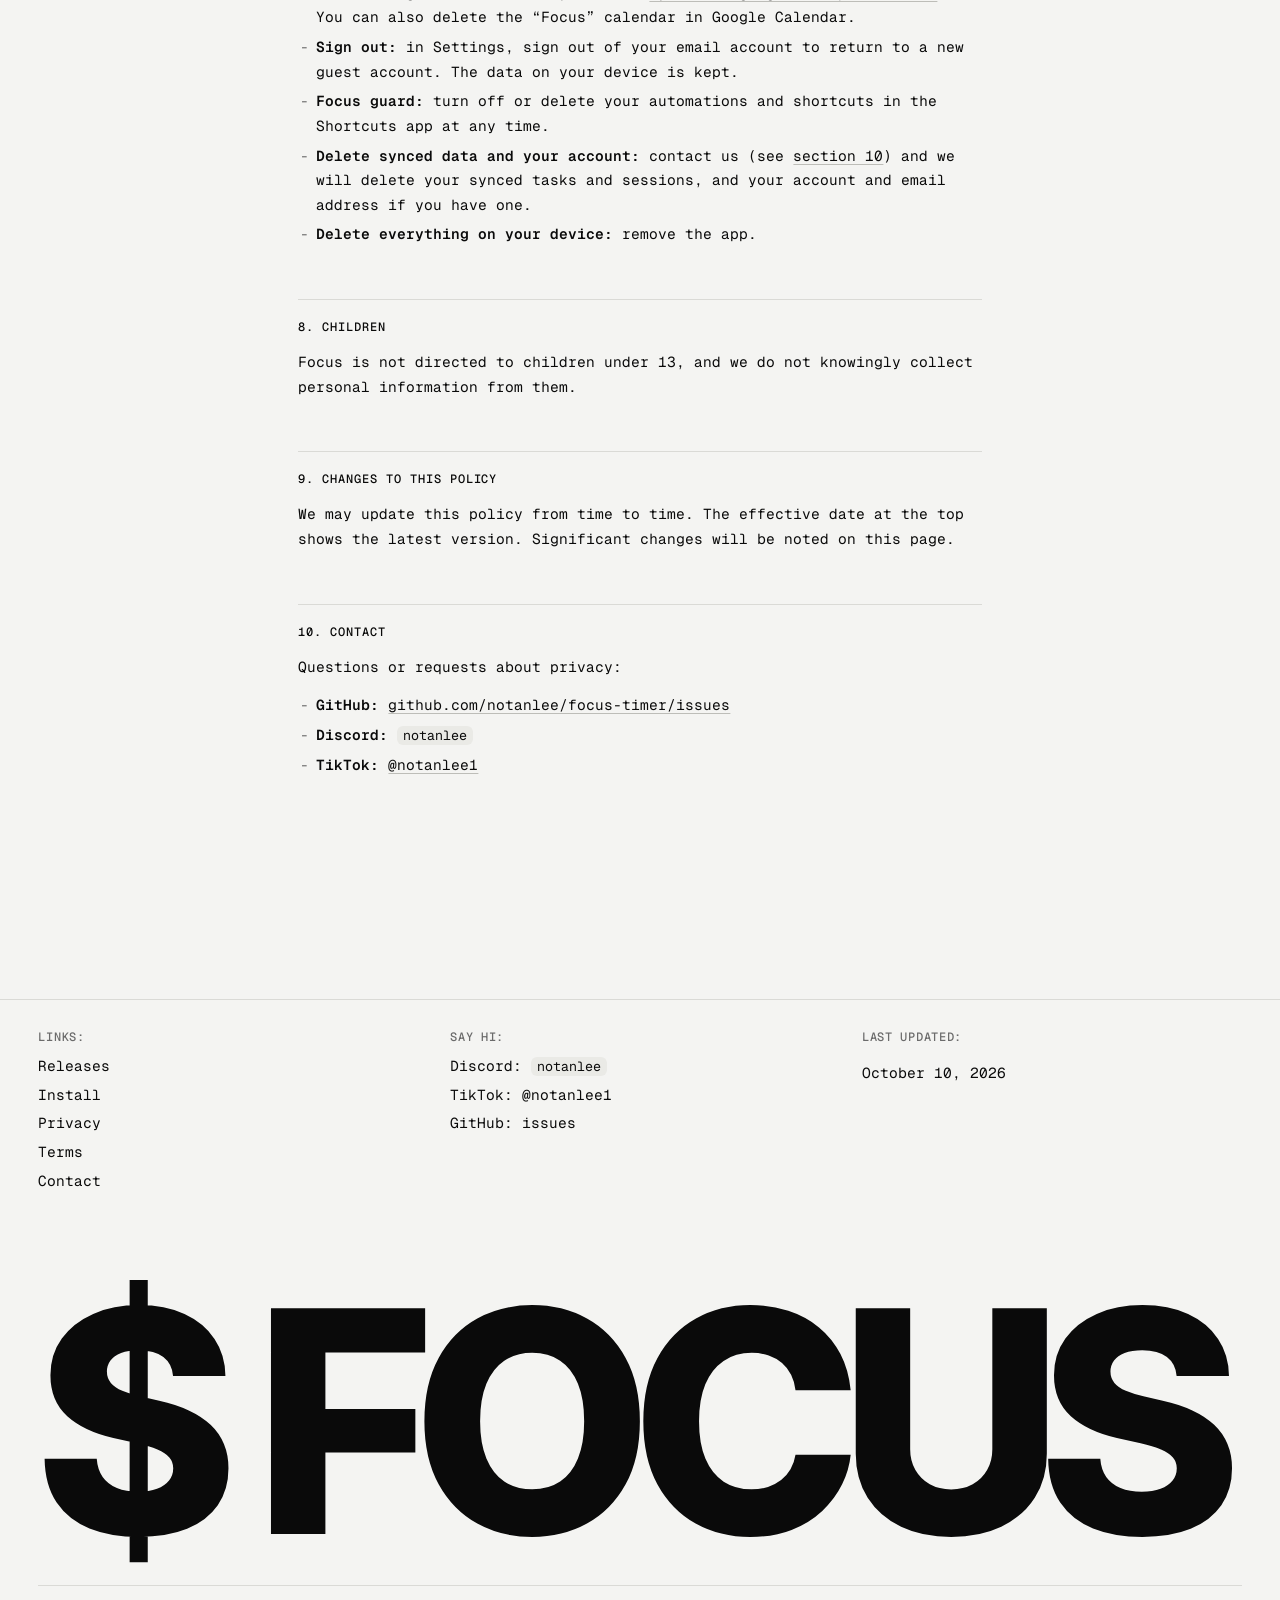
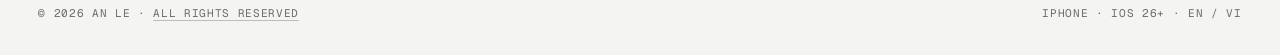
<file: privacy.html>
<!doctype html>
<html lang="en">
<head>
<meta charset="utf-8">
<meta name="viewport" content="width=device-width, initial-scale=1">
<script>try{var t=localStorage.getItem('theme');if(t==='light'||t==='dark')document.documentElement.setAttribute('data-theme',t)}catch(e){}</script>
<title data-i18n="pv.title">Privacy Policy — $ Focus</title>
<meta name="description" content="How the Focus app collects, uses and protects your information.">
<meta name="theme-color" media="(prefers-color-scheme: light)" content="#F4F4F2">
<meta name="theme-color" media="(prefers-color-scheme: dark)" content="#121211">
<link rel="icon" href="logo.png?v=21">
<link rel="canonical" href="https://notanlee.github.io/privacy">
<meta property="og:type" content="website">
<meta property="og:site_name" content="$ Focus">
<meta property="og:title" content="Privacy Policy — $ Focus">
<meta property="og:description" content="How the Focus app collects, uses and protects your information.">
<meta property="og:url" content="https://notanlee.github.io/privacy">
<meta property="og:image" content="https://notanlee.github.io/og.png">
<meta property="og:image:width" content="1200">
<meta property="og:image:height" content="630">
<meta property="og:image:alt" content="&gt;_ focus — a pomodoro timer &amp; task list that looks like your terminal">
<meta property="og:locale" content="en_US">
<meta property="og:locale:alternate" content="vi_VN">
<meta name="twitter:card" content="summary_large_image">
<meta name="twitter:title" content="Privacy Policy — $ Focus">
<meta name="twitter:description" content="How the Focus app collects, uses and protects your information.">
<meta name="twitter:image" content="https://notanlee.github.io/og.png">
<link rel="apple-touch-icon" href="logo.png?v=21">
<link rel="preconnect" href="https://fonts.googleapis.com">
<link rel="preconnect" href="https://fonts.gstatic.com" crossorigin>
<link href="https://fonts.googleapis.com/css2?family=Geist+Mono:wght@400;500;600&amp;family=Inter+Tight:wght@600;700;800&amp;display=swap" rel="stylesheet">
<link rel="stylesheet" href="style.css?v=21">
<script src="i18n.js?v=21"></script>
</head>
<body>
<a class="skip" href="#main" data-i18n="nav.skip">Skip to content</a>
<div class="progress" aria-hidden="true"></div>

<header class="site"><nav class="bar" aria-label="Main" data-i18n-attr="aria-label:nav.main">
<a class="pill logo" href="./" aria-label="$ Focus home" data-i18n-attr="aria-label:nav.homelbl"><img src="logo.png?v=21" alt="" width="18" height="18"><span class="txt">$ Focus</span></a>
<div class="menu-wrap"><button class="pill" id="menu-btn" type="button" aria-expanded="false" aria-controls="menu"><span data-i18n="nav.privacy">Privacy</span><span class="burger" aria-hidden="true"><i></i><i></i></span></button>
<div class="menu" id="menu" hidden>
<a href="./" data-i18n="nav.home">Home</a>
<a href="./#features" data-i18n="nav.features">Features</a>
<a href="install" data-i18n="nav.install">Install</a>
<a href="./#faq" data-i18n="nav.faq">FAQ</a>
<a href="privacy" aria-current="page" data-i18n="nav.privacy">Privacy</a>
<a href="terms" data-i18n="nav.terms">Terms</a>
<a class="ext" href="https://github.com/notanlee/focus-timer/releases" data-i18n="nav.source">Releases</a>
<a class="only-sm" href="https://github.com/notanlee/focus-timer/releases/latest" data-i18n="nav.download">Download</a>
</div></div>
<span class="grow"></span>
<span class="pill lang" role="group" aria-label="Language / Ngôn ngữ"><button type="button" data-lang="en" lang="en" title="English" aria-pressed="true">EN</button><i aria-hidden="true">/</i><button type="button" data-lang="vi" lang="vi" title="Tiếng Việt" aria-pressed="false">VI</button></span>
<button class="pill icon" type="button" data-theme-toggle aria-pressed="false" aria-label="Dark mode" data-i18n-attr="aria-label:nav.theme">&#9680;</button>
<a class="pill solid dl" href="https://github.com/notanlee/focus-timer/releases/latest"><span data-i18n="nav.download">Download</span> &gt;</a>
</nav></header>
<main id="main" class="doc" tabindex="-1"><div class="wrap">

<h1 data-i18n="pv.h1">Privacy Policy</h1>
<p data-i18n="pv.eff" class="meta">Effective October 1, 2026 &middot; updated October 10, 2026</p>

<div class="summary">
<h2 data-i18n="pv.sum.h">Summary</h2>
<ul>
<li data-i18n="pv.sum1">No ads, no analytics, no tracking. We never sell your data.</li>
<li data-i18n="pv.sum2">Your tasks and session history sync to our database under an anonymous guest account, or under an email account if you choose to create one.</li>
<li data-i18n="pv.sum3">Spotify and Google Calendar are optional and only used for the features you turn on.</li>
<li data-i18n="pv.sum4">Focus can access only the &ldquo;Focus&rdquo; calendar it creates &mdash; nothing else in your Google account.</li>
</ul>
</div>

<nav class="toc" aria-label="Contents"><ol>
<li><a data-i18n="pv.toc1" href="#who">Who we are</a></li>
<li><a data-i18n="pv.toc2" href="#collect">Information we collect</a></li>
<li><a data-i18n="pv.toc3" href="#use">How we use information</a></li>
<li><a data-i18n="pv.toc4" href="#google">Google user data</a></li>
<li><a data-i18n="pv.toc5" href="#share">Sharing and service providers</a></li>
<li><a data-i18n="pv.toc6" href="#retention">Storage, retention and security</a></li>
<li><a data-i18n="pv.toc7" href="#choices">Your choices and deletion</a></li>
<li><a data-i18n="pv.toc8" href="#children">Children</a></li>
<li><a data-i18n="pv.toc9" href="#changes">Changes to this policy</a></li>
<li><a data-i18n="pv.toc10" href="#contact">Contact</a></li>
</ol></nav>

<h2 data-i18n="pv.who.h" id="who">1. Who we are</h2>
<p data-i18n="pv.who.p">This Privacy Policy describes how the Focus iPhone app (&ldquo;Focus&rdquo;, &ldquo;we&rdquo;, &ldquo;us&rdquo;) handles information. Focus is developed by An Le as an independent project.</p>

<h2 data-i18n="pv.col.h" id="collect">2. Information we collect</h2>
<h3 data-i18n="pv.col.mine">Information you create in the app</h3>
<ul>
<li data-i18n="pv.col.tasks"><strong>Tasks:</strong> task titles, whether they are done or active, and when they were created or changed.</li>
<li data-i18n="pv.col.sess"><strong>Focus sessions:</strong> the type (focus or break), start time, end time and length of each finished session, and which task it was linked to. Your focus history (the week chart and list of blocks) is calculated from this session history.</li>
<li data-i18n="pv.col.set"><strong>Settings:</strong> timer lengths, appearance, sound and haptic preferences, your language (English or Vietnamese), and whether you have completed the first-run setup and tour. These stay on your device.</li>
<li data-i18n="pv.col.snd"><strong>Custom sounds:</strong> audio files you choose to import as timer sounds are copied into the app&rsquo;s storage on your device and are never uploaded.</li>
</ul>
<p data-i18n="pv.col.study">Subject labels you add to tasks sync with your tasks. Exams, study goals, focus-sound settings and your agreement record (the date and version of these documents you agreed to) stay on your device.</p>
<h3 data-i18n="pv.col.anon.h">Guest account and optional email account</h3>
<p data-i18n="pv.col.anon.p">Everyone starts as a guest: to back up your tasks and sessions, Focus automatically creates an anonymous account with our database provider. It is identified by a random ID, and a guest backup can be reached only from that installation of the app.</p>
<p data-i18n="pv.col.email.p">If you choose to create an account or log in so you can back up and sync across devices, Focus asks for your email address and emails you a 6-digit sign-in code (there are no passwords or sign-in links). Your email address is stored with your account by our database and sign-in provider. We ask for an email address only in that case, and we never ask for your name or phone number. Signing out returns the app to a new guest account and keeps the data on your device.</p>
<h3 data-i18n="pv.col.sp.h">Spotify (optional)</h3>
<p data-i18n="pv.col.sp.p">If you connect Spotify, Focus reads the track currently playing on your account (title, artist, artwork) and sends play, pause and skip commands when you tap them.</p>
<h3 data-i18n="pv.col.g.h">Google Calendar (optional)</h3>
<p data-i18n="pv.col.g.p">If you connect Google Calendar, see <a href="#google">section 4</a>.</p>
<h3 data-i18n="pv.col.fg.h">Focus guard (optional)</h3>
<p data-i18n="pv.col.fg.p"><strong>Block apps:</strong> if you create a personal automation in Apple&rsquo;s Shortcuts app that runs Focus&rsquo;s &ldquo;Guard focus&rdquo; action when apps you choose are opened, Focus shows a &ldquo;back to work&rdquo; screen during a focus block. Focus does not receive a list of your apps and does not see which app was opened. <strong>Silence notifications:</strong> when you start a focus block in the app, Focus asks the Shortcuts app to run your own shortcuts named &ldquo;Focus Silence&rdquo; and &ldquo;Focus Unsilence&rdquo; (for example, to turn Do Not Disturb on until the block ends, then off), passing only the time the block ends. Focus does not read your notifications. Nothing about focus guard leaves your device.</p>
<h3 data-i18n="pv.col.up.h">Update checks</h3>
<p data-i18n="pv.col.up.p">When you open the app, and periodically in the background, Focus downloads a public file from GitHub (the releases of <a href="https://github.com/notanlee/focus-timer">github.com/notanlee/focus-timer</a>) to check whether a newer version is available, and may show a notification on your device if one is. This is an ordinary web request, so GitHub receives standard technical information such as your IP address; no account information is sent.</p>
<h3 data-i18n="pv.col.no.h">What we do not collect</h3>
<p data-i18n="pv.col.no.p">Focus does not collect your location, contacts, photos, advertising identifiers, browsing activity or analytics, and contains no third-party advertising or tracking SDKs.</p>

<h2 data-i18n="pv.use.h" id="use">3. How we use information</h2>
<ul>
<li data-i18n="pv.use1">To run the timer, show your tasks and display the countdown in the Dynamic Island and on the lock screen.</li>
<li data-i18n="pv.use2">To back up and sync your tasks and session history.</li>
<li data-i18n="pv.use3">To show and control your Spotify playback, if you connected Spotify.</li>
<li data-i18n="pv.use4">To add finished sessions to your Google Calendar, if you connected it.</li>
<li data-i18n="pv.use5">To email you a sign-in code, if you choose to create an account or log in with your email address.</li>
<li data-i18n="pv.use6">To show the focus guard screen and run your silence shortcuts, if you set them up, and to let you know when a new version of Focus is available.</li>
</ul>
<p data-i18n="pv.use.p">We do not use your information for advertising, profiling or any purpose unrelated to these features.</p>

<h2 data-i18n="pv.g.h" id="google">4. Google user data</h2>
<p data-i18n="pv.g.p1">Connecting Google Calendar is optional. Focus requests a single permission (OAuth scope): <code>https://www.googleapis.com/auth/calendar.app.created</code>. With it, Focus:</p>
<ul>
<li data-i18n="pv.g.li1">creates one secondary calendar named &ldquo;Focus&rdquo; in your Google account, and</li>
<li data-i18n="pv.g.li2">adds an event to that calendar for each finished focus block (and each break, if you enable it). Each event contains the start time, end time, your time zone and the title of the task you were working on.</li>
</ul>
<p data-i18n="pv.g.p2">Focus cannot read, change or delete any other calendar or event in your account. Your Google sign-in tokens are stored only in your device&rsquo;s secure Keychain and are sent only to Google. Events waiting to be sent (for example, while you are offline) are kept on your device until they are delivered. Calendar data is sent directly from your device to Google; we do not copy it to our servers, use it for advertising, sell it or share it with anyone, and no person reads it.</p>
<p data-i18n="pv.g.p3">Focus&rsquo;s use and transfer of information received from Google APIs adheres to the <a href="https://developers.google.com/terms/api-services-user-data-policy">Google API Services User Data Policy</a>, including the Limited Use requirements.</p>

<h2 data-i18n="pv.sh.h" id="share">5. Sharing and service providers</h2>
<p data-i18n="pv.sh.p">We do not sell, rent or trade your information. Information is processed only by the services needed to provide Focus:</p>
<ul>
<li data-i18n="pv.sh1"><strong>Supabase</strong> &mdash; hosts the database that syncs your tasks and session history, handles sign-in, and sends sign-in code emails if you use an email account.</li>
<li data-i18n="pv.sh2"><strong>Spotify</strong> &mdash; only if you connect it, under <a href="https://www.spotify.com/legal/privacy-policy/">Spotify&rsquo;s Privacy Policy</a>.</li>
<li data-i18n="pv.sh3"><strong>Google</strong> &mdash; only if you connect Google Calendar, under <a href="https://policies.google.com/privacy">Google&rsquo;s Privacy Policy</a>.</li>
<li data-i18n="pv.sh5"><strong>Google (Gmail)</strong> &mdash; sign-in code emails are sent from the developer&rsquo;s Gmail account and delivered by Google, only if you use an email account, under <a href="https://policies.google.com/privacy">Google&rsquo;s Privacy Policy</a>.</li>
<li data-i18n="pv.sh6"><strong>GitHub</strong> &mdash; hosts the public file Focus checks for updates and the app downloads, under the <a href="https://docs.github.com/en/site-policy/privacy-policies/github-general-privacy-statement">GitHub Privacy Statement</a>.</li>
<li data-i18n="pv.sh4"><strong>Apple</strong> &mdash; iOS features such as notifications, Live Activities, widgets and Shortcuts run on your device under Apple&rsquo;s terms.</li>
</ul>
<p data-i18n="pv.sh.law">We may disclose information if required by law.</p>

<h2 data-i18n="pv.ret.h" id="retention">6. Storage, retention and security</h2>
<p data-i18n="pv.ret.p">Data on your device stays there until you delete it or remove the app. Synced tasks and sessions are kept until you ask us to delete them. If you added an email address, it is kept with your account until you ask us to delete it. Spotify and Google tokens are kept in the iOS Keychain until you unlink the service. Connections to our database, Spotify, Google and GitHub use encrypted HTTPS, and database access is restricted so that each account can read only its own records. No method of storage or transmission is completely secure, but we work to protect your information.</p>

<h2 data-i18n="pv.ch.h" id="choices">7. Your choices and deletion</h2>
<ul>
<li data-i18n="pv.ch1"><strong>Unlink services:</strong> in Settings, tap &ldquo;unlink spotify&rdquo; or &ldquo;unlink google&rdquo;. This deletes the tokens from your device.</li>
<li data-i18n="pv.ch2"><strong>Revoke Google access:</strong> at any time at <a href="https://myaccount.google.com/permissions">myaccount.google.com/permissions</a>. You can also delete the &ldquo;Focus&rdquo; calendar in Google Calendar.</li>
<li data-i18n="pv.ch5"><strong>Sign out:</strong> in Settings, sign out of your email account to return to a new guest account. The data on your device is kept.</li>
<li data-i18n="pv.ch6"><strong>Focus guard:</strong> turn off or delete your automations and shortcuts in the Shortcuts app at any time.</li>
<li data-i18n="pv.ch3"><strong>Delete synced data and your account:</strong> contact us (see <a href="#contact">section 10</a>) and we will delete your synced tasks and sessions, and your account and email address if you have one.</li>
<li data-i18n="pv.ch4"><strong>Delete everything on your device:</strong> remove the app.</li>
</ul>

<h2 data-i18n="pv.kid.h" id="children">8. Children</h2>
<p data-i18n="pv.kid.p">Focus is not directed to children under 13, and we do not knowingly collect personal information from them.</p>

<h2 data-i18n="pv.chg.h" id="changes">9. Changes to this policy</h2>
<p data-i18n="pv.chg.p">We may update this policy from time to time. The effective date at the top shows the latest version. Significant changes will be noted on this page.</p>

<h2 data-i18n="pv.ct.h" id="contact">10. Contact</h2>
<p data-i18n="pv.ct.p">Questions or requests about privacy:</p>
<ul class="contact">
<li><strong>GitHub:</strong> <a href="https://github.com/notanlee/focus-timer/issues">github.com/notanlee/focus-timer/issues</a></li>
<li><strong>Discord:</strong> <code>notanlee</code></li>
<li><strong>TikTok:</strong> <a href="https://www.tiktok.com/@notanlee1">@notanlee1</a></li>
</ul>

</div></main>
<footer class="site"><div class="page">
<div class="foot-grid">
<div><p class="label" data-i18n="ft.links">Links:</p><ul>
<li><a href="https://github.com/notanlee/focus-timer/releases" data-i18n="foot.source">Releases</a></li>
<li><a href="install" data-i18n="nav.install">Install</a></li>
<li><a href="privacy" data-i18n="foot.privacy">Privacy</a></li>
<li><a href="terms" data-i18n="foot.terms">Terms</a></li>
<li><a href="./#contact" data-i18n="foot.contact">Contact</a></li>
</ul></div>
<div><p class="label" data-i18n="ft.say">Say hi:</p><ul>
<li>Discord: <code>notanlee</code></li>
<li>TikTok: <a href="https://www.tiktok.com/@notanlee1">@notanlee1</a></li>
<li>GitHub: <a href="https://github.com/notanlee/focus-timer/issues" data-i18n="ft.issues">issues</a></li>
</ul></div>
<div><p class="label" data-i18n="ft.upd">Last updated:</p><p data-i18n="ft.date">October 10, 2026</p></div>
</div>
<p class="giant" aria-hidden="true">$ Focus</p>
<div class="foot-base"><span>&copy; 2026 An Le &middot; <a data-i18n="foot.rights" href="https://github.com/notanlee/focus-timer/blob/main/LICENSE">All rights reserved</a></span><span data-i18n="ft.req">iPhone &middot; iOS 26+ &middot; EN / VI</span></div>
</div></footer>
<button class="totop" type="button" aria-label="Back to top" data-i18n-attr="aria-label:nav.top">^</button>
<script src="site.js?v=21" defer></script>
</body>
</html>
</file>
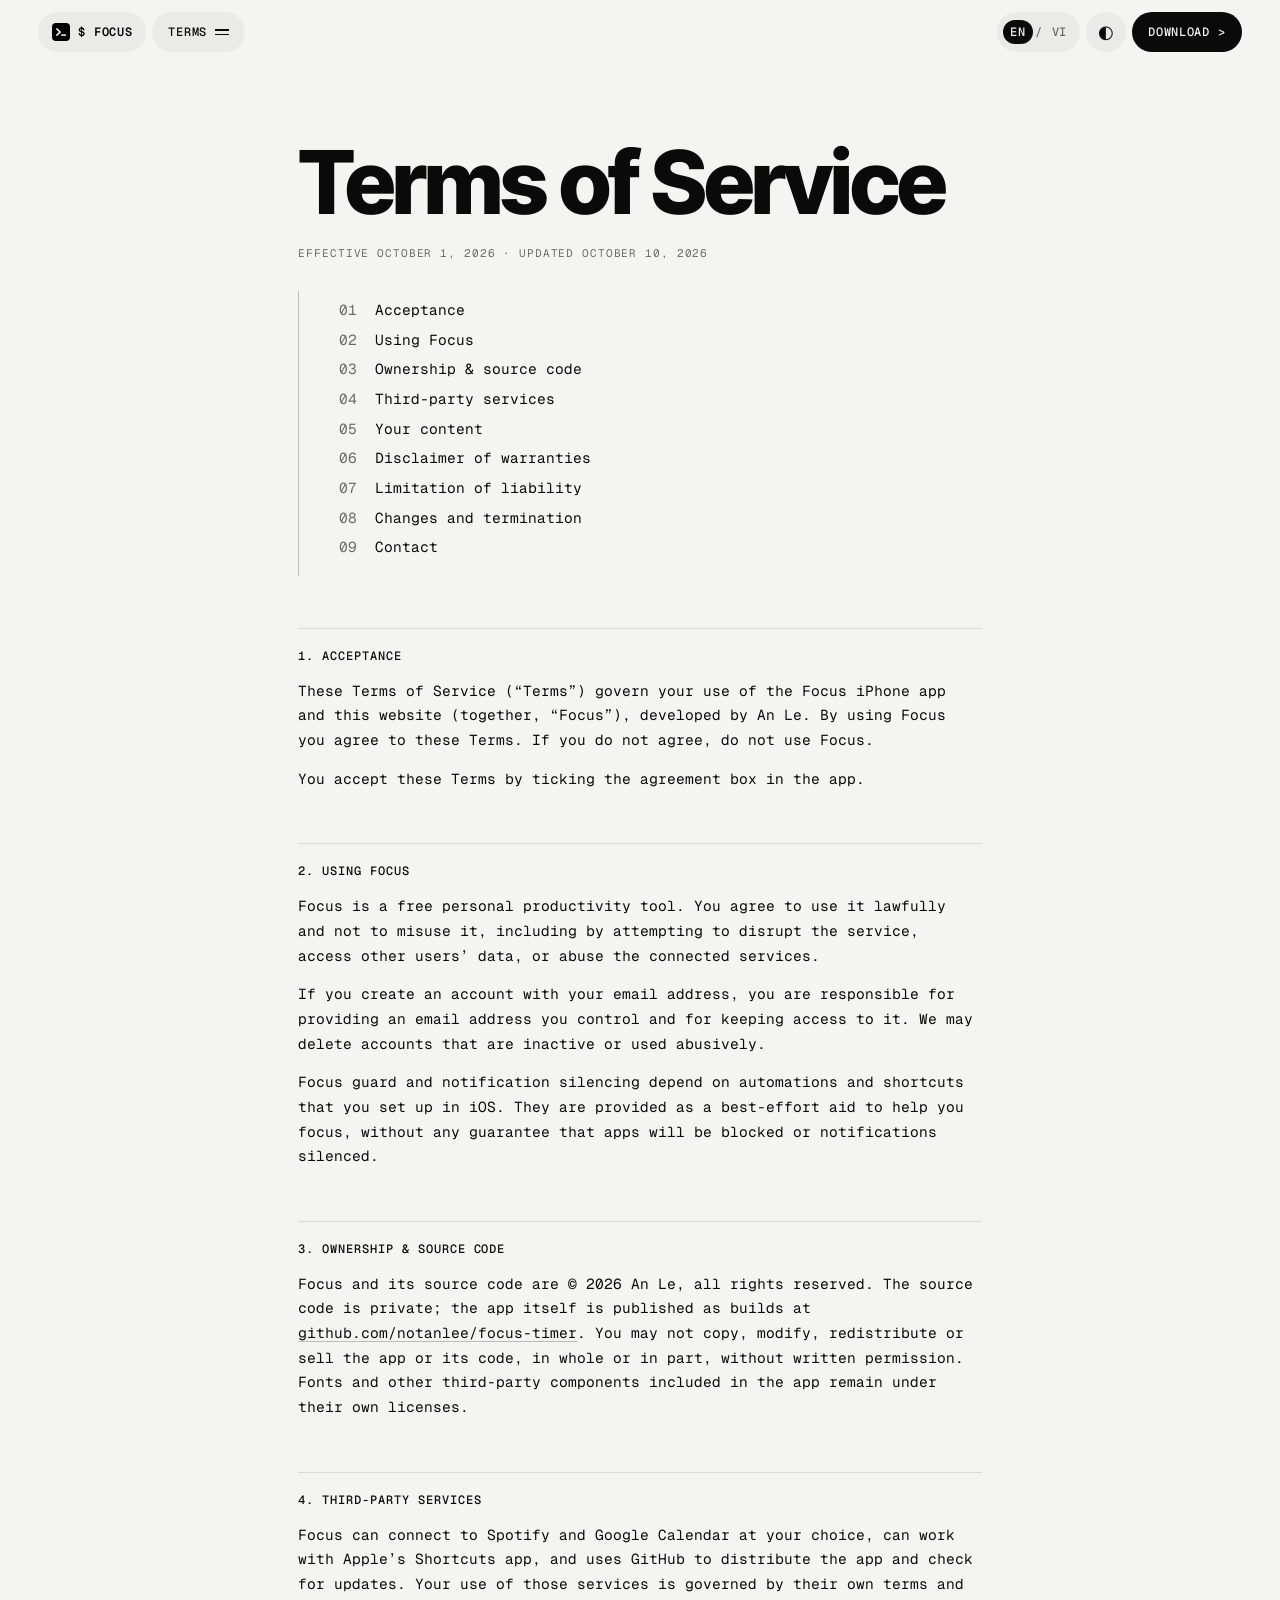
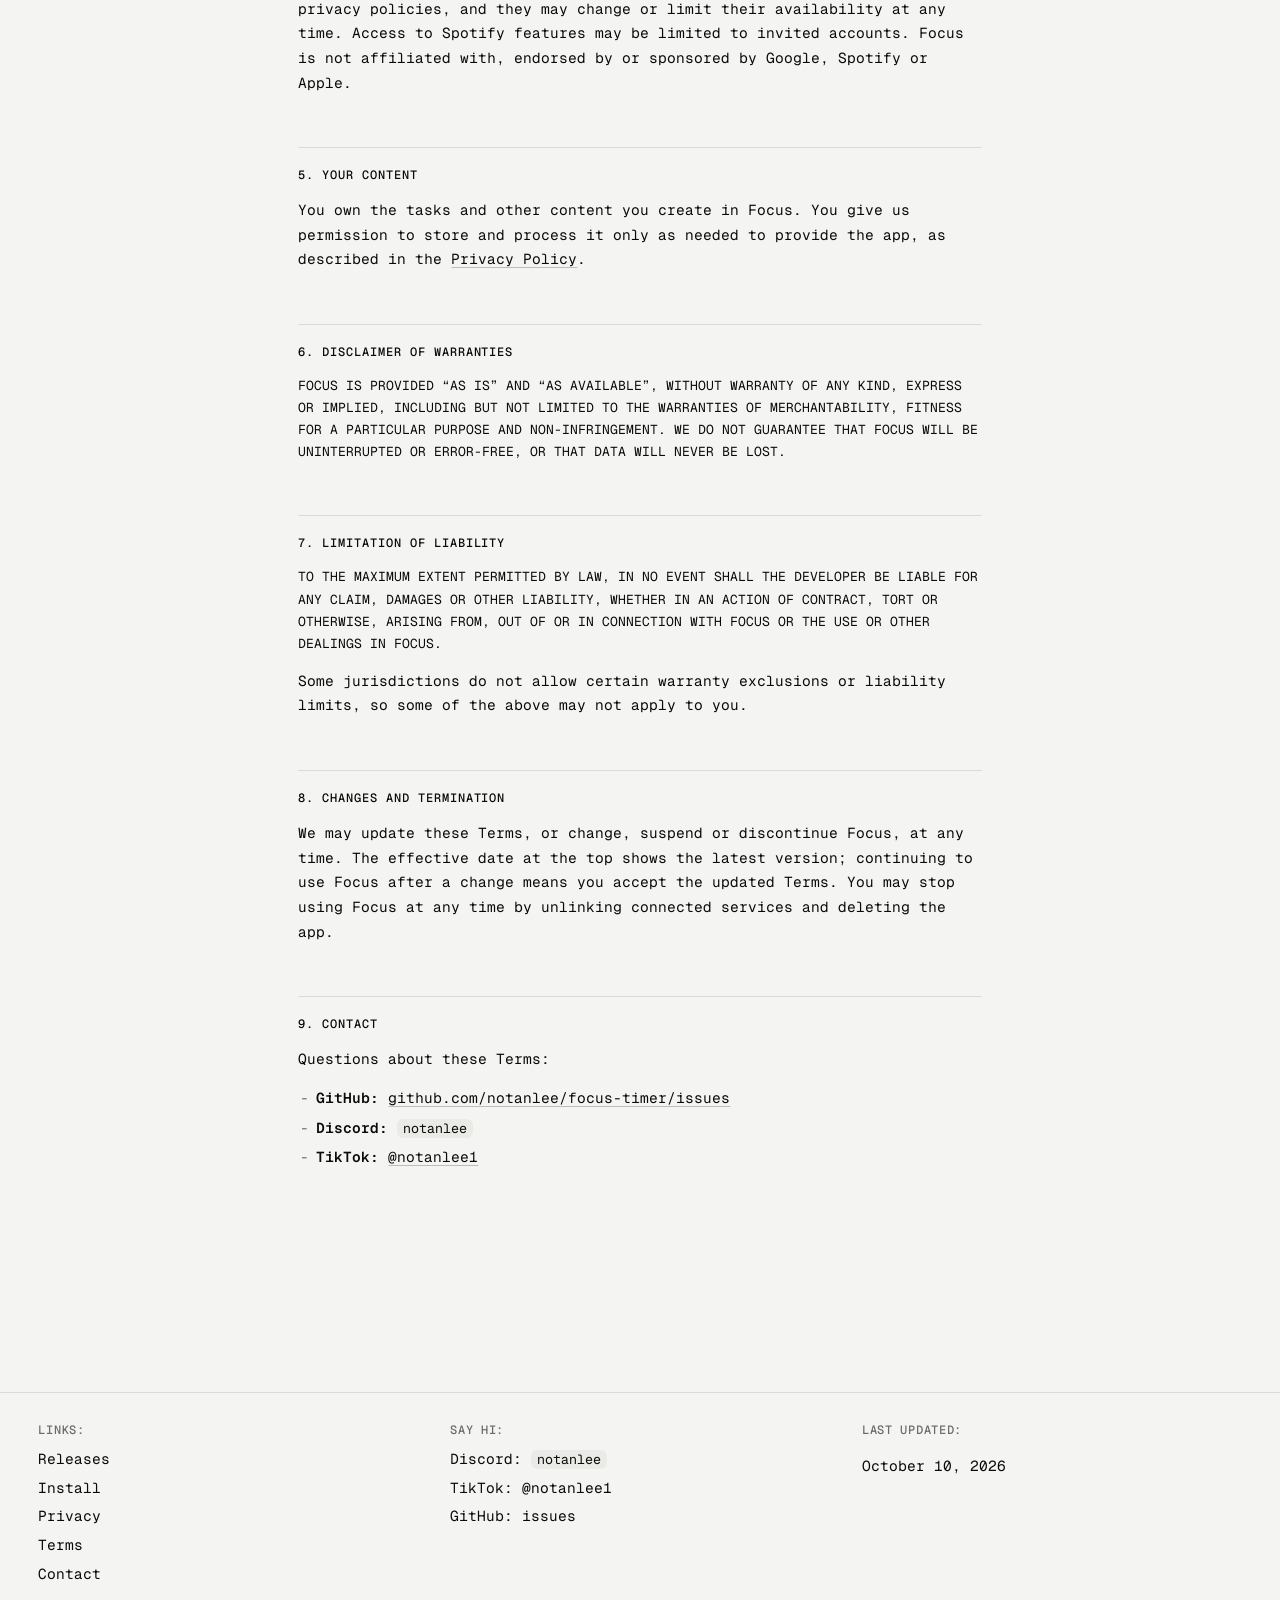
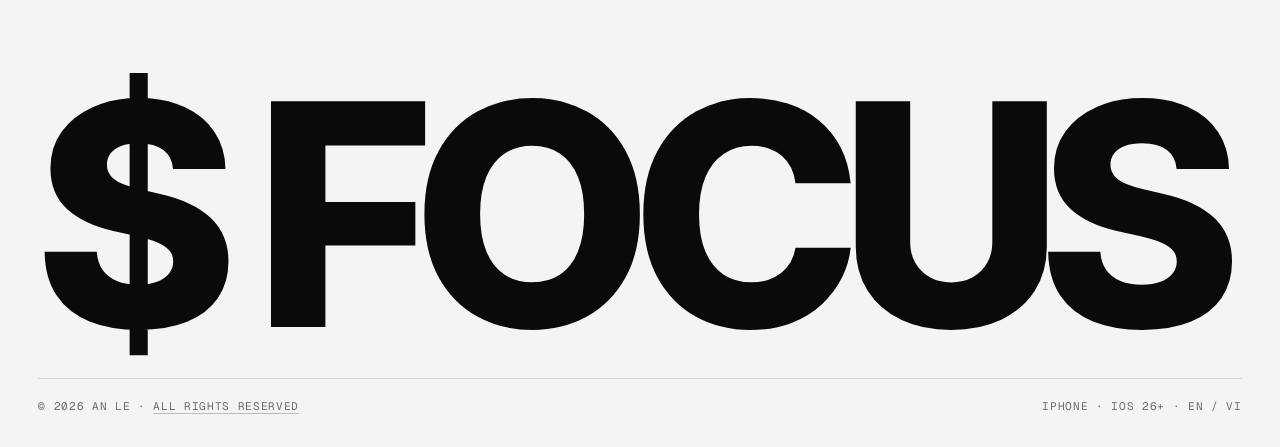
<file: terms.html>
<!doctype html>
<html lang="en">
<head>
<meta charset="utf-8">
<meta name="viewport" content="width=device-width, initial-scale=1">
<script>try{var t=localStorage.getItem('theme');if(t==='light'||t==='dark')document.documentElement.setAttribute('data-theme',t)}catch(e){}</script>
<title data-i18n="tm.title">Terms of Service — $ Focus</title>
<meta name="description" content="Terms of Service for the Focus app.">
<meta name="theme-color" media="(prefers-color-scheme: light)" content="#F4F4F2">
<meta name="theme-color" media="(prefers-color-scheme: dark)" content="#121211">
<link rel="icon" href="logo.png?v=21">
<link rel="canonical" href="https://notanlee.github.io/terms">
<meta property="og:type" content="website">
<meta property="og:site_name" content="$ Focus">
<meta property="og:title" content="Terms of Service — $ Focus">
<meta property="og:description" content="Terms of Service for the Focus app.">
<meta property="og:url" content="https://notanlee.github.io/terms">
<meta property="og:image" content="https://notanlee.github.io/og.png">
<meta property="og:image:width" content="1200">
<meta property="og:image:height" content="630">
<meta property="og:image:alt" content="&gt;_ focus — a pomodoro timer &amp; task list that looks like your terminal">
<meta property="og:locale" content="en_US">
<meta property="og:locale:alternate" content="vi_VN">
<meta name="twitter:card" content="summary_large_image">
<meta name="twitter:title" content="Terms of Service — $ Focus">
<meta name="twitter:description" content="Terms of Service for the Focus app.">
<meta name="twitter:image" content="https://notanlee.github.io/og.png">
<link rel="apple-touch-icon" href="logo.png?v=21">
<link rel="preconnect" href="https://fonts.googleapis.com">
<link rel="preconnect" href="https://fonts.gstatic.com" crossorigin>
<link href="https://fonts.googleapis.com/css2?family=Geist+Mono:wght@400;500;600&amp;family=Inter+Tight:wght@600;700;800&amp;display=swap" rel="stylesheet">
<link rel="stylesheet" href="style.css?v=21">
<script src="i18n.js?v=21"></script>
</head>
<body>
<a class="skip" href="#main" data-i18n="nav.skip">Skip to content</a>
<div class="progress" aria-hidden="true"></div>

<header class="site"><nav class="bar" aria-label="Main" data-i18n-attr="aria-label:nav.main">
<a class="pill logo" href="./" aria-label="$ Focus home" data-i18n-attr="aria-label:nav.homelbl"><img src="logo.png?v=21" alt="" width="18" height="18"><span class="txt">$ Focus</span></a>
<div class="menu-wrap"><button class="pill" id="menu-btn" type="button" aria-expanded="false" aria-controls="menu"><span data-i18n="nav.terms">Terms</span><span class="burger" aria-hidden="true"><i></i><i></i></span></button>
<div class="menu" id="menu" hidden>
<a href="./" data-i18n="nav.home">Home</a>
<a href="./#features" data-i18n="nav.features">Features</a>
<a href="install" data-i18n="nav.install">Install</a>
<a href="./#faq" data-i18n="nav.faq">FAQ</a>
<a href="privacy" data-i18n="nav.privacy">Privacy</a>
<a href="terms" aria-current="page" data-i18n="nav.terms">Terms</a>
<a class="ext" href="https://github.com/notanlee/focus-timer/releases" data-i18n="nav.source">Releases</a>
<a class="only-sm" href="https://github.com/notanlee/focus-timer/releases/latest" data-i18n="nav.download">Download</a>
</div></div>
<span class="grow"></span>
<span class="pill lang" role="group" aria-label="Language / Ngôn ngữ"><button type="button" data-lang="en" lang="en" title="English" aria-pressed="true">EN</button><i aria-hidden="true">/</i><button type="button" data-lang="vi" lang="vi" title="Tiếng Việt" aria-pressed="false">VI</button></span>
<button class="pill icon" type="button" data-theme-toggle aria-pressed="false" aria-label="Dark mode" data-i18n-attr="aria-label:nav.theme">&#9680;</button>
<a class="pill solid dl" href="https://github.com/notanlee/focus-timer/releases/latest"><span data-i18n="nav.download">Download</span> &gt;</a>
</nav></header>
<main id="main" class="doc" tabindex="-1"><div class="wrap">

<h1 data-i18n="tm.h1">Terms of Service</h1>
<p data-i18n="tm.eff" class="meta">Effective October 1, 2026 &middot; updated October 10, 2026</p>

<nav class="toc" aria-label="Contents"><ol>
<li><a data-i18n="tm.toc1" href="#accept">Acceptance</a></li>
<li><a data-i18n="tm.toc2" href="#use">Using Focus</a></li>
<li><a data-i18n="tm.toc3" href="#license">Ownership &amp; source code</a></li>
<li><a data-i18n="tm.toc4" href="#third">Third-party services</a></li>
<li><a data-i18n="tm.toc5" href="#content">Your content</a></li>
<li><a data-i18n="tm.toc6" href="#warranty">Disclaimer of warranties</a></li>
<li><a data-i18n="tm.toc7" href="#liability">Limitation of liability</a></li>
<li><a data-i18n="tm.toc8" href="#termination">Changes and termination</a></li>
<li><a data-i18n="tm.toc9" href="#contact">Contact</a></li>
</ol></nav>

<h2 data-i18n="tm.acc.h" id="accept">1. Acceptance</h2>
<p data-i18n="tm.acc.p">These Terms of Service (&ldquo;Terms&rdquo;) govern your use of the Focus iPhone app and this website (together, &ldquo;Focus&rdquo;), developed by An Le. By using Focus you agree to these Terms. If you do not agree, do not use Focus.</p>
<p data-i18n="tm.acc.box">You accept these Terms by ticking the agreement box in the app.</p>

<h2 data-i18n="tm.use.h" id="use">2. Using Focus</h2>
<p data-i18n="tm.use.p">Focus is a free personal productivity tool. You agree to use it lawfully and not to misuse it, including by attempting to disrupt the service, access other users&rsquo; data, or abuse the connected services.</p>
<p data-i18n="tm.use.acct">If you create an account with your email address, you are responsible for providing an email address you control and for keeping access to it. We may delete accounts that are inactive or used abusively.</p>
<p data-i18n="tm.use.guard">Focus guard and notification silencing depend on automations and shortcuts that you set up in iOS. They are provided as a best-effort aid to help you focus, without any guarantee that apps will be blocked or notifications silenced.</p>

<h2 data-i18n="tm.lic.h" id="license">3. Ownership &amp; source code</h2>
<p data-i18n="tm.lic.p">Focus and its source code are &copy; 2026 An Le, all rights reserved. The source code is private; the app itself is published as builds at <a href="https://github.com/notanlee/focus-timer/releases">github.com/notanlee/focus-timer</a>. You may not copy, modify, redistribute or sell the app or its code, in whole or in part, without written permission. Fonts and other third-party components included in the app remain under their own licenses.</p>

<h2 data-i18n="tm.third.h" id="third">4. Third-party services</h2>
<p data-i18n="tm.third.p">Focus can connect to Spotify and Google Calendar at your choice, can work with Apple&rsquo;s Shortcuts app, and uses GitHub to distribute the app and check for updates. Your use of those services is governed by their own terms and privacy policies, and they may change or limit their availability at any time. Access to Spotify features may be limited to invited accounts. Focus is not affiliated with, endorsed by or sponsored by Google, Spotify or Apple.</p>

<h2 data-i18n="tm.cont.h" id="content">5. Your content</h2>
<p data-i18n="tm.cont.p">You own the tasks and other content you create in Focus. You give us permission to store and process it only as needed to provide the app, as described in the <a href="privacy">Privacy Policy</a>.</p>

<h2 data-i18n="tm.war.h" id="warranty">6. Disclaimer of warranties</h2>
<p data-i18n="tm.war.p" class="caps">Focus is provided &ldquo;as is&rdquo; and &ldquo;as available&rdquo;, without warranty of any kind, express or implied, including but not limited to the warranties of merchantability, fitness for a particular purpose and non-infringement. We do not guarantee that Focus will be uninterrupted or error-free, or that data will never be lost.</p>

<h2 data-i18n="tm.liab.h" id="liability">7. Limitation of liability</h2>
<p data-i18n="tm.liab.p" class="caps">To the maximum extent permitted by law, in no event shall the developer be liable for any claim, damages or other liability, whether in an action of contract, tort or otherwise, arising from, out of or in connection with Focus or the use or other dealings in Focus.</p>
<p data-i18n="tm.liab.p2">Some jurisdictions do not allow certain warranty exclusions or liability limits, so some of the above may not apply to you.</p>

<h2 data-i18n="tm.term.h" id="termination">8. Changes and termination</h2>
<p data-i18n="tm.term.p">We may update these Terms, or change, suspend or discontinue Focus, at any time. The effective date at the top shows the latest version; continuing to use Focus after a change means you accept the updated Terms. You may stop using Focus at any time by unlinking connected services and deleting the app.</p>

<h2 data-i18n="tm.ct.h" id="contact">9. Contact</h2>
<p data-i18n="tm.ct.p">Questions about these Terms:</p>
<ul class="contact">
<li><strong>GitHub:</strong> <a href="https://github.com/notanlee/focus-timer/issues">github.com/notanlee/focus-timer/issues</a></li>
<li><strong>Discord:</strong> <code>notanlee</code></li>
<li><strong>TikTok:</strong> <a href="https://www.tiktok.com/@notanlee1">@notanlee1</a></li>
</ul>

</div></main>
<footer class="site"><div class="page">
<div class="foot-grid">
<div><p class="label" data-i18n="ft.links">Links:</p><ul>
<li><a href="https://github.com/notanlee/focus-timer/releases" data-i18n="foot.source">Releases</a></li>
<li><a href="install" data-i18n="nav.install">Install</a></li>
<li><a href="privacy" data-i18n="foot.privacy">Privacy</a></li>
<li><a href="terms" data-i18n="foot.terms">Terms</a></li>
<li><a href="./#contact" data-i18n="foot.contact">Contact</a></li>
</ul></div>
<div><p class="label" data-i18n="ft.say">Say hi:</p><ul>
<li>Discord: <code>notanlee</code></li>
<li>TikTok: <a href="https://www.tiktok.com/@notanlee1">@notanlee1</a></li>
<li>GitHub: <a href="https://github.com/notanlee/focus-timer/issues" data-i18n="ft.issues">issues</a></li>
</ul></div>
<div><p class="label" data-i18n="ft.upd">Last updated:</p><p data-i18n="ft.date">October 10, 2026</p></div>
</div>
<p class="giant" aria-hidden="true">$ Focus</p>
<div class="foot-base"><span>&copy; 2026 An Le &middot; <a data-i18n="foot.rights" href="https://github.com/notanlee/focus-timer/blob/main/LICENSE">All rights reserved</a></span><span data-i18n="ft.req">iPhone &middot; iOS 26+ &middot; EN / VI</span></div>
</div></footer>
<button class="totop" type="button" aria-label="Back to top" data-i18n-attr="aria-label:nav.top">^</button>
<script src="site.js?v=21" defer></script>
</body>
</html>
</file>
<file: style.css>
/* $ Focus: off-white editorial layout (giant grotesk + mono labels), light / dark via tokens.
   Theme: follows prefers-color-scheme; <html data-theme="light|dark"> (set before paint from localStorage "theme") overrides it. */
:root {
  --bg: #F4F4F2;
  --surface: #EAEAE6;
  --ink: #0A0A0A;
  --dim: #6B6B6B;
  --hair: #DADAD6;
  --hair2: #BDBDB8;
  --err: #B3412F;
  color-scheme: light;

  /* aliases used by page-level styles (confirmed, 404) and older rules */
  --fg: var(--ink);
  --muted: var(--dim);
  --faint: var(--dim);
  --line: var(--hair);
  --line-strong: var(--hair2);
  --panel: var(--surface);

  --mono: "Geist Mono", "Geist Mono Menlo", "Geist Mono Consolas", "Geist Mono Courier", ui-monospace, SFMono-Regular, Menlo, Consolas, monospace;
  --grot: "Inter Tight", "Inter Tight Fallback", "Helvetica Neue", Arial, sans-serif;
  --gut: clamp(16px, 3vw, 40px);
  --max: 1440px;

  /* motion tokens */
  --duration-micro: 80ms;
  --duration-quick: 150ms;
  --duration-fast: 250ms;
  --duration-medium: 350ms;
  --duration-slow: 400ms;
  --ease-smooth-out: cubic-bezier(0.22, 1, 0.36, 1);
  --ease-in-out: ease-in-out;
  --ease-out: ease-out;
  --scale-medium: 0.97;
  --scale-tiny: 0.99;
  --blur-small: 2px;
  --blur-medium: 3px;
  --distance-micro: 4px;
  --distance-base: 8px;
  interpolate-size: allow-keywords; /* lets <details> animate to height: auto */
}
/* metric-matched local fallbacks (measured against the web fonts) so the font swap barely moves the layout,
   the giant "$ FOCUS" hero especially. One face per local font because each needs its own numbers. */
@font-face { font-family: "Inter Tight Fallback"; font-weight: 600 900; src: local("Arial Bold"), local("Arial-BoldMT"); size-adjust: 96.9%; ascent-override: 100.1%; descent-override: 24.8%; line-gap-override: 0%; }
@font-face { font-family: "Geist Mono Menlo"; font-weight: 100 900; src: local("Menlo"), local("Menlo-Regular"); size-adjust: 99.6%; ascent-override: 101.4%; descent-override: 30.1%; line-gap-override: 0%; }
@font-face { font-family: "Geist Mono Consolas"; font-weight: 100 900; src: local("Consolas"); size-adjust: 109.1%; ascent-override: 92.6%; descent-override: 27.5%; line-gap-override: 0%; }
@font-face { font-family: "Geist Mono Courier"; font-weight: 100 900; src: local("Courier New"), local("CourierNewPSMT"); size-adjust: 100%; ascent-override: 101%; descent-override: 30%; line-gap-override: 0%; }
@media (prefers-color-scheme: dark) {
  :root:not([data-theme="light"]) {
    --bg: #121211; --surface: #1B1B1A; --ink: #F5F5F2; --dim: #8C8C89; --hair: #33332F; --hair2: #4A4A45; --err: #E0786A;
    color-scheme: dark;
  }
}
:root[data-theme="dark"] {
  --bg: #121211; --surface: #1B1B1A; --ink: #F5F5F2; --dim: #8C8C89; --hair: #33332F; --hair2: #4A4A45; --err: #E0786A;
  color-scheme: dark;
}

* { box-sizing: border-box; }
html { -webkit-text-size-adjust: 100%; background: var(--bg); scroll-padding-top: 88px; }
body {
  margin: 0; background: var(--bg); color: var(--ink);
  font: 14.5px/1.7 var(--mono); -webkit-font-smoothing: antialiased;
  overflow-x: clip;
}
::selection { background: var(--ink); color: var(--bg); }
a { color: var(--ink); text-decoration: underline; text-decoration-color: var(--hair2); text-underline-offset: 3px; }
a:hover { text-decoration-color: var(--ink); }
code { font: 0.92em var(--mono); background: var(--surface); border-radius: 6px; padding: 1px 6px; overflow-wrap: anywhere; }
strong { font-weight: 600; }
button { font: inherit; color: inherit; }
img { max-width: 100%; }
:focus-visible { outline: 2px solid var(--ink); outline-offset: 3px; border-radius: 4px; }

.wrap { max-width: 760px; margin: 0 auto; padding: 0 var(--gut); }
.page { max-width: var(--max); margin: 0 auto; padding: 0 var(--gut); }
.label { font: 500 12px/1.5 var(--mono); letter-spacing: 0.06em; text-transform: uppercase; color: var(--dim); margin: 0; }
html.i18n-wait [data-i18n] { visibility: hidden; } /* i18n.js: VI text not swapped in yet */
.sr { position: absolute; width: 1px; height: 1px; overflow: hidden; clip: rect(0 0 0 0); white-space: nowrap; }

/* ---------- skip link, progress, back to top ---------- */
.skip {
  position: fixed; left: 12px; top: 12px; z-index: 60; padding: 10px 16px; border-radius: 999px;
  background: var(--ink); color: var(--bg); font: 500 12px var(--mono); text-transform: uppercase; text-decoration: none;
  transform: translateY(-160%);
}
.skip:focus { transform: none; }
.progress {
  position: fixed; left: 0; top: 0; z-index: 50; width: 100%; height: 2px; background: var(--ink);
  transform-origin: 0 50%; transform: scaleX(var(--p, 0)); pointer-events: none;
}
.totop {
  position: fixed; right: 16px; bottom: 16px; z-index: 40; width: 44px; height: 44px; border-radius: 50%;
  border: 0; background: var(--ink); color: var(--bg); font: 600 16px var(--mono); cursor: pointer;
  opacity: 0; transform: translateY(8px); pointer-events: none;
  transition: opacity var(--duration-fast) var(--ease-smooth-out), transform var(--duration-fast) var(--ease-smooth-out);
}
.totop.show { opacity: 1; transform: none; pointer-events: auto; }

/* ---------- sticky pill header ---------- */
header.site { position: sticky; top: 0; z-index: 30; padding: 12px var(--gut); pointer-events: none; }
.bar { max-width: var(--max); margin: 0 auto; display: flex; align-items: center; gap: 6px; }
.bar > * { pointer-events: auto; }
.bar .grow { flex: 1; pointer-events: none; }
.pill {
  display: inline-flex; align-items: center; justify-content: center; gap: 8px; height: 40px; padding: 0 16px;
  border: 0; border-radius: 999px; background: var(--surface); color: var(--ink); cursor: pointer;
  font: 500 12px/1 var(--mono); letter-spacing: 0.06em; text-transform: uppercase; text-decoration: none; white-space: nowrap;
  transition: background-color var(--duration-quick) var(--ease-smooth-out), color var(--duration-quick) var(--ease-smooth-out);
}
.pill.solid { background: var(--ink); color: var(--bg); }
.pill.logo { padding: 0 14px; font-weight: 600; }
.pill.logo img { width: 18px; height: 18px; border-radius: 4px; }
.pill.icon { width: 40px; padding: 0; font-size: 18px; }
.burger { display: inline-flex; flex-direction: column; gap: 3px; }
.burger i { display: block; width: 14px; height: 1.5px; background: currentColor; transition: transform var(--duration-fast) var(--ease-smooth-out); }
[aria-expanded="true"] .burger i:first-child { transform: translateY(2.25px) rotate(45deg); }
[aria-expanded="true"] .burger i:last-child { transform: translateY(-2.25px) rotate(-45deg); }
.lang { gap: 2px; padding: 0 6px; cursor: default; }
.lang i { font-style: normal; color: var(--dim); }
.lang button { border: 0; background: none; padding: 6px 7px; border-radius: 999px; cursor: pointer; font: inherit; letter-spacing: inherit; color: var(--dim); }
.lang button[aria-pressed="true"] { background: var(--ink); color: var(--bg); }
.menu-wrap { position: relative; }
.menu {
  position: absolute; left: 0; top: calc(100% + 6px); min-width: 220px; padding: 8px; border-radius: 20px;
  background: var(--surface); box-shadow: 0 12px 40px rgba(0, 0, 0, 0.12);
  display: flex; flex-direction: column;
  transform-origin: 20px 0;
  /* closed: exit is quicker than the entrance; visibility flips after the fade so links leave the tab order */
  opacity: 0; transform: translateY(calc(-1 * var(--distance-micro))) scale(var(--scale-medium)); visibility: hidden; pointer-events: none;
  transition: opacity var(--duration-quick) var(--ease-smooth-out), transform var(--duration-quick) var(--ease-smooth-out), visibility 0s linear var(--duration-quick);
}
.menu.open { opacity: 1; transform: none; visibility: visible; pointer-events: auto; transition: opacity var(--duration-fast) var(--ease-smooth-out), transform var(--duration-fast) var(--ease-smooth-out), visibility 0s; }
.menu[hidden] { display: none; }
.menu a { padding: 10px 12px; border-radius: 12px; font: 500 12px var(--mono); letter-spacing: 0.06em; text-transform: uppercase; text-decoration: none; transition: background-color var(--duration-quick) var(--ease-smooth-out); }
.menu a[aria-current="page"]::before { content: "> "; color: var(--dim); }
.menu .ext::after { content: " \2197"; }
.menu .only-sm { display: none; }

/* ---------- giant type ---------- */
.giant {
  margin: 0; font: 800 clamp(60px, 20.6vw, 312px)/0.86 var(--grot); letter-spacing: -0.055em;
  text-transform: uppercase; white-space: nowrap; color: var(--ink);
}
/* fills its container edge to edge: the "$ FOCUS" line is ~3.81em wide */
.hero, footer.site .page { container-type: inline-size; }
@supports (font-size: 1cqw) { .giant { font-size: 25.8cqw; } }

/* ---------- label / value rows ---------- */
.row { display: grid; grid-template-columns: minmax(0, 1fr) minmax(0, 2fr); gap: 12px 32px; padding: 22px 0; border-top: 1px solid var(--hair); }
.row > .label { padding-top: 3px; }
.row p { margin: 0 0 12px; }
.row p:last-child { margin-bottom: 0; }
.lede { font: 500 clamp(15px, 1.5vw, 20px)/1.45 var(--mono); text-transform: uppercase; letter-spacing: 0.01em; margin: 0; }

/* ---------- buttons ---------- */
.btn {
  display: inline-flex; align-items: center; justify-content: center; gap: 8px; min-height: 44px; padding: 0 20px;
  border: 1px solid var(--hair2); border-radius: 999px; background: transparent; cursor: pointer; color: var(--ink);
  font: 500 12px/1.2 var(--mono); letter-spacing: 0.06em; text-transform: uppercase; text-decoration: none; white-space: nowrap;
  transition: background-color var(--duration-quick) var(--ease-smooth-out), color var(--duration-quick) var(--ease-smooth-out), border-color var(--duration-quick) var(--ease-smooth-out);
}
.btn.solid { background: var(--ink); color: var(--bg); border-color: var(--ink); }
.btn[disabled] { opacity: 0.3; pointer-events: none; }
.actions { display: flex; flex-wrap: wrap; gap: 10px; }
.copy {
  margin-left: 6px; padding: 3px 10px; border: 1px solid var(--hair2); border-radius: 999px; background: none; cursor: pointer;
  font: 500 10.5px var(--mono); letter-spacing: 0.08em; text-transform: uppercase; vertical-align: 1px; white-space: nowrap;
  transition: background-color var(--duration-quick) var(--ease-smooth-out), color var(--duration-quick) var(--ease-smooth-out), border-color var(--duration-quick) var(--ease-smooth-out);
}
.copy.ok { background: var(--ink); color: var(--bg); border-color: var(--ink); }
.source { display: flex; flex-wrap: wrap; align-items: center; gap: 8px; }
.source code { font-size: 12px; }
.source .copy { margin: 0; }

/* ---------- home ---------- */
main.home { padding: 0 0 40px; }
.hero { padding: clamp(24px, 6vw, 72px) 0 0; }
.hero .giant { margin-bottom: clamp(24px, 4vw, 56px); }
.sec { padding-top: clamp(56px, 8vw, 120px); }
.sec-head { display: flex; justify-content: space-between; align-items: baseline; gap: 16px; margin: 0 0 20px; }
.sec-title { margin: 0; font: 800 clamp(40px, 7vw, 104px)/0.95 var(--grot); letter-spacing: -0.04em; }

/* showcase card: the live phone + timer + player */
.showcase { margin: 32px 0 0; }
.show {
  display: grid; grid-template-columns: minmax(0, 0.9fr) minmax(0, 1.1fr); gap: clamp(24px, 4vw, 64px); align-items: center;
  padding: clamp(20px, 4vw, 56px); border-radius: 28px; background: var(--surface);
}
.cap { display: flex; justify-content: space-between; gap: 12px; padding: 12px 2px 0; font: 500 12px/1.5 var(--mono); letter-spacing: 0.06em; text-transform: uppercase; }
.cap h3, .cap b { margin: 0; font: inherit; color: var(--ink); }
.cap span { color: var(--dim); white-space: nowrap; }
.demo { min-width: 0; display: flex; flex-direction: column; gap: 18px; }
.mode { font: 500 12px var(--mono); letter-spacing: 0.2em; text-transform: uppercase; color: var(--dim); margin: 0; }
.mode b { color: var(--ink); font-weight: 600; }
.time {
  margin: 0; font: 800 clamp(72px, 11vw, 168px)/0.9 var(--grot); letter-spacing: -0.04em; font-variant-numeric: tabular-nums;
  cursor: pointer; user-select: none; -webkit-user-select: none; -webkit-tap-highlight-color: transparent; width: max-content; max-width: 100%;
}
.cursor { display: inline-block; width: 0.4em; height: 0.06em; margin-left: 0.06em; background: var(--ink); animation: blink 1.1s steps(1) infinite; }
.paused .cursor { animation: none; opacity: 0.35; }
.hint { font: 500 11px var(--mono); letter-spacing: 0.08em; text-transform: uppercase; color: var(--dim); margin: 0; }
.caret { display: inline-block; width: 0.6em; height: 1.1em; background: var(--ink); vertical-align: -0.2em; margin-left: 2px; animation: blink 1.1s steps(1) infinite; }
@keyframes blink { 50% { opacity: 0; } }

.term { border: 1px solid var(--hair); border-radius: 16px; background: var(--bg); text-align: left; font-size: 13px; overflow: hidden; }
.term-bar { display: flex; justify-content: space-between; gap: 12px; padding: 9px 16px; border-bottom: 1px solid var(--hair); font-size: 10.5px; letter-spacing: 0.12em; text-transform: uppercase; color: var(--dim); }
.term-body { padding: 16px 18px 18px; }
.term-body p { margin: 0; line-height: 2; }
.term-body .k { color: var(--dim); }
.ctrls { display: flex; flex-wrap: wrap; gap: 8px; padding: 0 18px 16px; }
.mini, .chip {
  padding: 6px 12px; border: 1px solid var(--hair2); border-radius: 999px; background: none; cursor: pointer;
  font: 500 10.5px var(--mono); letter-spacing: 0.08em; text-transform: uppercase; color: var(--dim); white-space: nowrap;
  transition: background-color var(--duration-quick) var(--ease-smooth-out), color var(--duration-quick) var(--ease-smooth-out), border-color var(--duration-quick) var(--ease-smooth-out);
}
.chip[aria-checked="true"] { background: var(--ink); color: var(--bg); border-color: var(--ink); }

/* timer bars */
.meter { display: grid; grid-template-columns: 54px 1fr 50px; align-items: center; gap: 14px; }
.meter + .meter { margin-top: 12px; }
.meter .lbl { font-size: 10.5px; letter-spacing: 0.12em; color: var(--dim); }
.meter.on .lbl { color: var(--ink); }
.meter .track { height: 10px; border: 1px solid var(--hair2); border-radius: 999px; padding: 1px; overflow: hidden; }
.meter .fill { height: 100%; border-radius: 999px; background: var(--ink); clip-path: inset(0 100% 0 0); transition: clip-path var(--duration-slow) var(--ease-smooth-out); }
.meter.brk .fill { background: repeating-linear-gradient(90deg, var(--ink) 0 2px, transparent 2px 5px); }
.meter .num { font-variant-numeric: tabular-nums; text-align: right; }
:lang(vi) .meter { grid-template-columns: 78px 1fr 50px; }

/* music player (player.js) */
.np-title, .np-artist, .np-up { transition: opacity var(--duration-quick) var(--ease-in-out), transform var(--duration-quick) var(--ease-in-out), filter var(--duration-quick) var(--ease-in-out); }
.np-title { font-size: 16px; }
.np-up { font-size: 11.5px; }
.mq { overflow: hidden; white-space: nowrap; }
.mq > span { display: block; overflow: hidden; text-overflow: ellipsis; }
.mq.run > span { display: inline-block; overflow: visible; text-overflow: clip; animation: mq var(--mq-t, 8s) var(--ease-in-out) infinite; }
/* hold, glide to the end, hold, glide back: each glide eases in and out, no snap */
@keyframes mq { 0%, 20% { transform: none; } 50%, 70% { transform: translateX(var(--mq-x, 0)); } 100% { transform: none; } }
.swap { opacity: 0; transform: translateY(var(--distance-micro)); filter: blur(var(--blur-small)); }
.np-bar { display: flex; align-items: center; gap: 10px; margin: 14px 0 12px; font-size: 11px; color: var(--dim); font-variant-numeric: tabular-nums; }
.np-bar .track { flex: 1; height: 2px; background: var(--hair2); position: relative; }
.np-bar .track i { position: absolute; inset: 0; background: var(--ink); transform-origin: 0 50%; transform: scaleX(0); }
.np-ctl { display: flex; justify-content: center; gap: 18px; }
.np-ctl button { width: 46px; height: 38px; border: 1px solid transparent; border-radius: 999px; background: none; cursor: pointer; font-size: 15px; color: var(--dim); transition: color var(--duration-quick) var(--ease-smooth-out), border-color var(--duration-quick) var(--ease-smooth-out); }
.np-ctl .pp { color: var(--ink); border-color: var(--hair2); }
.eq { display: inline-flex; gap: 2px; align-items: flex-end; height: 11px; }
.eq i { width: 2px; height: 100%; background: var(--ink); transform: scaleY(0.3); transform-origin: 50% 100%; transition: transform var(--duration-fast) var(--ease-smooth-out); }
.playing .eq i { transform: scaleY(0.7); transition: none; } /* static "on" level; player.js drives it inline while animating */
.np-opts { border-top: 1px solid var(--hair); padding: 14px 18px 16px; display: flex; flex-direction: column; gap: 12px; }
.np-row { display: flex; flex-wrap: wrap; gap: 8px; }
.np-slider { display: grid; grid-template-columns: 62px 1fr 64px; align-items: center; gap: 12px; font-size: 10.5px; letter-spacing: 0.1em; text-transform: uppercase; color: var(--dim); }
:lang(vi) .np-slider { grid-template-columns: 76px 1fr 64px; }
.np-slider em { font-style: normal; color: var(--ink); text-align: right; font-variant-numeric: tabular-nums; }
.np-slider input { -webkit-appearance: none; appearance: none; width: 100%; height: 18px; background: transparent; cursor: pointer; }
.np-slider input::-webkit-slider-runnable-track { height: 2px; background: var(--hair2); }
.np-slider input::-moz-range-track { height: 2px; background: var(--hair2); }
.np-slider input::-webkit-slider-thumb { -webkit-appearance: none; width: 12px; height: 12px; margin-top: -5px; border-radius: 50%; background: var(--ink); border: 0; }
.np-slider input::-moz-range-thumb { width: 12px; height: 12px; border-radius: 50%; background: var(--ink); border: 0; }
#np-track { cursor: pointer; height: 2px; }
#np-track::after { content: ""; position: absolute; inset: -8px 0; }

/* ---------- iPhone frame + live island ---------- */
.phone { position: relative; width: min(300px, 72vw); aspect-ratio: 744 / 1530; margin: 0 auto; container-type: inline-size; }
.phone .frame { position: absolute; inset: 0; width: 100%; height: 100%; pointer-events: none; user-select: none; -webkit-user-drag: none; }
.phone .screen { position: absolute; left: 4.052%; top: 1.66%; width: 91.705%; height: 96.68%; border-radius: 12.9% / 5.95%; overflow: hidden; background: #000; }
.shot { position: absolute; inset: 0; width: 100%; height: 100%; object-fit: cover; }
/* the island is hardware: always black with light text, whatever the page theme.
   The box is always the expanded size; the pill is a clip-path window onto it, so open / close morphs
   only clip-path, transform and opacity (no layout). clip-path also clips hit-testing, so hover and taps
   only land on the visible shape. Geometry in cqw of .phone: screen = 91.705cqw wide, closed pill
   = 52.82 x 8.55cqw starting 16.69cqw in from the open box's left edge (14.86cqw from its right). */
.island-layer { position: absolute; inset: 0; z-index: 2; pointer-events: none; }
.island-layer:has(.island:focus-visible) { filter: drop-shadow(1.5px 0 0 #F5F5F2) drop-shadow(-1.5px 0 0 #F5F5F2) drop-shadow(0 1.5px 0 #F5F5F2) drop-shadow(0 -1.5px 0 #F5F5F2); }
.island {
  --ink: #F5F5F2; --hair2: rgba(245, 245, 242, 0.32); --dim: rgba(245, 245, 242, 0.6);
  --dur: var(--duration-fast); /* close */
  position: absolute; left: 4%; top: 1.3%; width: 92%; height: 11.5%; pointer-events: auto;
  background: #000; color: var(--ink); font: 2.9cqw var(--mono); letter-spacing: 0.08em; cursor: pointer;
  user-select: none; -webkit-user-select: none; -webkit-tap-highlight-color: transparent; outline: none;
  clip-path: inset(0 14.86cqw calc(100% - 8.55cqw) 16.69cqw round 4.27cqw);
  transform-origin: 50% 4.27cqw;
  transition: clip-path var(--dur) var(--ease-smooth-out), transform var(--duration-quick) var(--ease-smooth-out);
}
.island.open { --dur: var(--duration-medium); clip-path: inset(0 0 0 0 round 9cqw); }
.island:not(.open):active { transform: scale(var(--scale-tiny)); }
.island .l, .island .r {
  position: absolute; top: 6.5cqw; translate: 0 -50%; white-space: nowrap;
  transition: transform var(--dur) var(--ease-smooth-out);
}
.island .l { left: 5cqw; display: flex; align-items: center; gap: 1.6cqw; text-transform: uppercase; font-weight: 700; transform: translate(16.19cqw, -2.23cqw); }
.island .r { right: 5cqw; font-variant-numeric: tabular-nums; letter-spacing: 0.04em; font-size: 3.3cqw; transform: translate(-14.36cqw, -2.23cqw); }
.island.open .l, .island.open .r { transform: none; }
.island .l::before { content: ""; width: 1.6cqw; height: 1.6cqw; border-radius: 50%; background: var(--ink); animation: blink 1.6s steps(1) infinite; }
.island.paused .l::before { animation: none; opacity: 0.35; }
/* second row: controls while running, "paused" while paused; both cross-fade in place */
.island .ctl, .island .note {
  position: absolute; left: 5cqw; right: 5cqw; bottom: 4.2cqw;
  opacity: 0; transform: scale(var(--scale-medium)); filter: blur(var(--blur-small)); visibility: hidden;
  transition: opacity var(--duration-quick) var(--ease-smooth-out), transform var(--duration-quick) var(--ease-smooth-out), filter var(--duration-quick) var(--ease-smooth-out), visibility 0s linear var(--duration-quick);
}
.island .ctl { display: flex; gap: 2.5cqw; }
.island .note { text-align: center; font-size: 2.4cqw; letter-spacing: 0.14em; color: var(--dim); line-height: 6.5cqw; }
.island.open:not(.paused) .ctl, .island.open.paused .note {
  opacity: 1; transform: none; filter: none; visibility: visible;
  transition: opacity var(--duration-fast) var(--ease-smooth-out) var(--duration-micro), transform var(--duration-fast) var(--ease-smooth-out) var(--duration-micro), filter var(--duration-fast) var(--ease-smooth-out) var(--duration-micro), visibility 0s;
}
.island .ctl button { flex: 1; border: 1px solid var(--hair2); border-radius: 999px; padding: 1.6cqw 0; background: none; cursor: pointer; font-size: 2.5cqw; letter-spacing: 0.12em; color: var(--dim); text-transform: uppercase; white-space: nowrap; transition: background-color var(--duration-quick) var(--ease-smooth-out), color var(--duration-quick) var(--ease-smooth-out); }

/* ---------- ticker (style names) ---------- */
.ticker { position: relative; margin: clamp(56px, 8vw, 120px) 0 0; padding: 18px 0; border-block: 1px solid var(--hair); overflow: hidden; }
.ticker-track { display: flex; width: max-content; animation: ticker 32s linear infinite; }
/* site.js eases the speed down on hover and holds it at 0 when paused; this is the no-JS fallback */
html:not(.js) .ticker:hover .ticker-track, .ticker.stopped .ticker-track { animation-play-state: paused; }
.tk-btn {
  position: absolute; right: var(--gut); top: 50%; translate: 0 -50%; width: 36px; height: 36px; border: 0; border-radius: 50%;
  background: var(--surface); color: var(--ink); cursor: pointer; font: 600 11px/1 var(--mono);
  opacity: 0.85; transition: opacity var(--duration-quick) var(--ease-smooth-out), background-color var(--duration-quick) var(--ease-smooth-out);
}
.tk-btn::before { content: "½A½A"; letter-spacing: -0.1em; }
.tk-btn[aria-pressed="true"]::before { content: "B6"; letter-spacing: 0; }
.ticker span { padding: 0 0.5em; font: 800 clamp(32px, 5.5vw, 80px)/1 var(--grot); letter-spacing: -0.03em; text-transform: uppercase; white-space: nowrap; }
.ticker .sep { color: var(--dim); }
@keyframes ticker { to { transform: translateX(-50%); } }

/* ---------- feature cards ---------- */
.cards { display: grid; grid-template-columns: repeat(2, minmax(0, 1fr)); gap: clamp(28px, 3vw, 44px) clamp(16px, 2vw, 28px); }
.card { margin: 0; min-width: 0; }
.media {
  position: relative; aspect-ratio: 4 / 3; border-radius: 24px; background: var(--surface); overflow: hidden;
  display: flex; justify-content: center; align-items: flex-start; padding-top: 7%;
}
.media img {
  width: 44%; height: auto; border-radius: 9% / 4.2%; box-shadow: 0 20px 50px rgba(0, 0, 0, 0.18);
  transition: transform var(--duration-fast) var(--ease-smooth-out), opacity var(--duration-slow) var(--ease-in-out);
}
/* now-playing sits low in the Spotify shot: show the bottom of the phone instead of the top */
.media.bottom { align-items: flex-end; padding: 0 0 7%; }
/* island shot is cropped to just the island (wide, transparent corners): centred, no phone frame */
.media.wide { align-items: center; padding: 0; }
.media.wide img { width: 80%; border-radius: 0; box-shadow: none; filter: drop-shadow(0 18px 36px rgba(0, 0, 0, 0.22)); }
/* screenshots fade in once loaded (the "in" class comes from a load listener in <head>); no-JS shows them as is */
html.js .media img:not(.in), html.js .phone .shot:not(.in) { opacity: 0; }
.phone .shot { transition: opacity var(--duration-slow) var(--ease-in-out); }
.card .desc { margin: 6px 2px 0; color: var(--dim); font-size: 13.5px; }
.badge { display: inline-block; margin-left: 8px; padding: 1px 8px; border-radius: 999px; background: var(--ink); color: var(--bg); font-size: 10px; }
/* placeholder frame for screenshots that aren't in yet: a dark phone screen with a prompt */
.ph {
  width: 44%; aspect-ratio: 600 / 1301; border-radius: 9% / 4.2%; background: #0B0B0B; color: rgba(245, 245, 242, 0.55);
  box-shadow: 0 20px 50px rgba(0, 0, 0, 0.18);
  display: flex; flex-direction: column; gap: 6px; padding: 16% 9% 0; font: 500 11px/1.5 var(--mono); letter-spacing: 0.04em;
}
.ph span { text-transform: uppercase; font-size: 10px; letter-spacing: 0.1em; }
.ph b { color: #F5F5F2; font-weight: 600; overflow-wrap: anywhere; }
.ph b::after { content: ""; display: inline-block; width: 0.55em; height: 1.05em; margin-left: 3px; vertical-align: -0.2em; background: #F5F5F2; animation: blink 1.1s steps(1) infinite; }
.ph i { font-style: normal; }

/* ---------- install steps / FAQ ---------- */
.steps-mini { list-style: none; margin: 0 0 18px; padding: 0; counter-reset: s; }
.steps-mini li { counter-increment: s; display: flex; gap: 14px; padding: 10px 0; border-top: 1px solid var(--hair); }
.steps-mini li:first-child { border-top: 0; padding-top: 0; }
.steps-mini li::before { content: counter(s, decimal-leading-zero); color: var(--dim); }
.faq details { border-top: 1px solid var(--hair); }
.faq details:last-child { border-bottom: 1px solid var(--hair); }
.faq summary {
  list-style: none; cursor: pointer; display: flex; justify-content: space-between; align-items: center; gap: 16px; padding: 18px 0;
  font: 600 clamp(17px, 1.8vw, 22px)/1.3 var(--grot); letter-spacing: -0.01em;
}
.faq summary::-webkit-details-marker { display: none; }
.faq summary::after { content: "+"; flex: none; font: 400 22px/1 var(--mono); color: var(--dim); transition: transform var(--duration-fast) var(--ease-smooth-out); }
/* accordion: height to auto where ::details-content + interpolate-size exist; elsewhere it just opens */
details::details-content {
  block-size: 0; overflow: hidden; opacity: 0;
  transition: block-size var(--duration-fast) var(--ease-smooth-out), opacity var(--duration-fast) var(--ease-smooth-out), content-visibility var(--duration-fast) allow-discrete;
}
details[open]::details-content { block-size: auto; opacity: 1; }
.faq details[open] summary::after { transform: rotate(45deg); }
.faq .body { padding: 0 0 20px; color: var(--dim); max-width: 760px; }
.faq .body p { margin: 0; }
.fine { color: var(--dim); font-size: 13px; }
.contact { list-style: none; padding: 0; margin: 0; }
.contact li::before { content: none; }

/* ---------- document pages ---------- */
main.doc { padding: clamp(28px, 6vw, 72px) 0 80px; }
main.doc h1, .confirm h1 { font: 800 clamp(40px, 7vw, 88px)/1.05 var(--grot); letter-spacing: -0.035em; margin: 0 0 16px; }
main.doc h2 { font: 500 12px/1.5 var(--mono); letter-spacing: 0.08em; text-transform: uppercase; margin: 52px 0 14px; padding-top: 18px; border-top: 1px solid var(--hair); }
main.doc h3 { font-size: 14.5px; font-weight: 600; margin: 26px 0 6px; }
main.doc p, main.doc ul, main.doc ol { margin: 0 0 14px; }
main.doc ol { padding-left: 22px; }
main.doc ul { list-style: none; padding-left: 18px; }
main.doc ul > li { position: relative; }
main.doc ul > li::before { content: "-"; position: absolute; left: -16px; color: var(--dim); }
main.doc li { margin: 5px 0; }
.meta { color: var(--dim); font-size: 11px; letter-spacing: 0.08em; text-transform: uppercase; margin-bottom: 32px; }
.lead { font-size: 15px; color: var(--dim); }
.caps { text-transform: uppercase; font-size: 13px; }
.summary { border-radius: 20px; background: var(--surface); padding: 20px 24px; margin: 28px 0; }
main.doc .summary h2 { margin: 0 0 10px; padding: 0; border: 0; color: var(--dim); }
.summary ul { margin: 0; }
.toc { border-left: 1px solid var(--hair2); padding: 2px 0 2px 18px; margin: 28px 0 0; }
.toc ol { margin: 0; padding: 0; list-style: none; counter-reset: toc; }
.toc li { counter-increment: toc; margin: 3px 0; }
.toc li::before { content: counter(toc, decimal-leading-zero) "  "; color: var(--dim); white-space: pre; }
.toc a { text-decoration: none; }
.toc a:hover { text-decoration: underline; }

/* install guide */
.paths { display: grid; grid-template-columns: repeat(3, 1fr); gap: 12px; margin: 18px 0 8px; }
.path-btn {
  display: flex; flex-direction: column; gap: 6px; padding: 18px; text-align: left; text-decoration: none;
  border: 1px solid var(--hair2); border-radius: 20px; background: transparent; cursor: pointer;
  transition: border-color var(--duration-quick) var(--ease-smooth-out), background-color var(--duration-quick) var(--ease-smooth-out), color var(--duration-quick) var(--ease-smooth-out);
}
.path-btn .k { font-size: 10.5px; letter-spacing: 0.12em; color: var(--dim); text-transform: uppercase; }
.path-btn b { font-size: 14px; font-weight: 600; }
.path-btn span { font-size: 12px; color: var(--dim); line-height: 1.55; }
.path-btn[aria-selected="true"] { background: var(--ink); color: var(--bg); border-color: var(--ink); }
.path-btn[aria-selected="true"] .k, .path-btn[aria-selected="true"] span { color: var(--bg); opacity: 0.7; }
.guide { margin: 40px 0 0; }
.guide-head { border-top: 1px solid var(--hair); padding-top: 18px; display: flex; flex-wrap: wrap; justify-content: space-between; align-items: baseline; gap: 6px 16px; }
main.doc .guide-head h2 { margin: 0; padding: 0; border: 0; }
.guide-head .count { font-size: 11px; letter-spacing: 0.1em; color: var(--dim); text-transform: uppercase; font-variant-numeric: tabular-nums; }
.dots { display: none; gap: 4px; margin: 16px 0 0; }
.dots button { flex: 1; height: 4px; padding: 0; border: 0; border-radius: 999px; background: var(--hair2); cursor: pointer; transition: background-color var(--duration-fast) var(--ease-smooth-out); }
.dots button.on { background: var(--ink); }
main.doc .steps { list-style: none; margin: 18px 0 0; padding: 0; }
main.doc .steps > li::before { content: none; }
.step { border-radius: 20px; padding: 22px 24px 24px; margin: 0 0 12px; background: var(--surface); }
.step .where { font-size: 10.5px; letter-spacing: 0.12em; text-transform: uppercase; color: var(--dim); margin: 0 0 10px; display: flex; justify-content: space-between; gap: 12px; }
.step h3 { font: 700 22px/1.2 var(--grot); letter-spacing: -0.01em; margin: 0 0 10px; }
.step p:last-child, .step ul:last-child { margin-bottom: 0; }
.step.done-step { background: var(--ink); color: var(--bg); }
.step.done-step a, .step.done-step .where { color: var(--bg); }
.step-nav { display: none; justify-content: space-between; align-items: center; gap: 12px; margin-top: 4px; }
.step-nav .btn { min-width: 120px; }
.all-toggle { background: none; border: 0; color: var(--dim); font-size: 10.5px; letter-spacing: 0.1em; text-transform: uppercase; cursor: pointer; text-decoration: underline; text-decoration-color: var(--hair2); text-underline-offset: 3px; }
.all-toggle { transition: color var(--duration-quick) var(--ease-smooth-out); }
html.js .guide[hidden] { display: none; }
html.js .guide.stepper .dots, html.js .guide.stepper .step-nav { display: flex; }
html.js .guide.stepper .step { display: none; }
html.js .guide.stepper .step.cur { display: block; animation: stepIn var(--duration-fast) var(--ease-smooth-out); }
html.js .guide.stepper .step.cur.back { animation-name: stepBack; }
/* page slide: next comes in from the right, back from the left */
@keyframes stepIn { from { opacity: 0; transform: translateX(var(--distance-base)); filter: blur(var(--blur-medium)); } }
@keyframes stepBack { from { opacity: 0; transform: translateX(calc(-1 * var(--distance-base))); filter: blur(var(--blur-medium)); } }
.guide .show-all-nav { display: none; }
html.js .guide:not(.stepper) .show-all-nav { display: flex; justify-content: flex-end; }
details.fold { border-radius: 16px; margin: 0 0 10px; background: var(--surface); }
details.fold summary { cursor: pointer; list-style: none; padding: 14px 18px; display: flex; justify-content: space-between; gap: 12px; font-weight: 600; }
details.fold summary::-webkit-details-marker { display: none; }
details.fold summary::after { content: "+"; color: var(--dim); }
details.fold[open] summary::after { content: "\2212"; }
details.fold .body { padding: 0 18px 16px; color: var(--dim); }

/* ---------- footer ---------- */
footer.site { margin-top: clamp(64px, 10vw, 140px); border-top: 1px solid var(--hair); }
.foot-grid { display: grid; grid-template-columns: repeat(3, minmax(0, 1fr)); gap: 24px 32px; padding: 28px 0 0; }
.foot-grid ul { list-style: none; margin: 8px 0 0; padding: 0; }
.foot-grid li { margin: 4px 0; }
.foot-grid a { text-decoration: none; }
.foot-grid a:hover { text-decoration: underline; }
footer.site .giant { margin: clamp(40px, 6vw, 80px) 0 0; line-height: 0.95; }
.foot-base { display: flex; flex-wrap: wrap; justify-content: space-between; gap: 8px 24px; padding: 18px 0 32px; border-top: 1px solid var(--hair); margin-top: 16px; color: var(--dim); font-size: 11px; letter-spacing: 0.06em; text-transform: uppercase; }
.foot-base a { color: var(--dim); }

/* ---------- hover (pointer devices only, so taps don't leave things stuck "hovered") ---------- */
@media (hover: hover) {
  .pill:hover { background: var(--hair); }
  .pill.solid:hover { background: var(--dim); }
  .lang:hover { background: var(--surface); }
  .lang button:hover { color: var(--ink); }
  .menu a:hover { background: var(--hair); }
  .btn:hover { background: var(--ink); color: var(--bg); border-color: var(--ink); }
  .btn.solid:hover { background: transparent; color: var(--ink); }
  .copy:hover, .mini:hover, .chip:hover { background: var(--ink); color: var(--bg); border-color: var(--ink); }
  .np-ctl button:hover { color: var(--ink); border-color: var(--hair2); }
  .island .ctl button:hover { background: var(--ink); color: #000; }
  .path-btn:hover { border-color: var(--ink); }
  .all-toggle:hover { color: var(--ink); }
  .tk-btn:hover { opacity: 1; background: var(--hair); }
  /* card lift: quick in, softer out */
  .card:hover .media img { transform: translateY(calc(-1 * var(--distance-base))); transition-duration: var(--duration-quick), var(--duration-slow); }
}

/* theme switch: everything changes colour in the same frame (site.js adds this for one frame) */
.theme-switching, .theme-switching *, .theme-switching *::before, .theme-switching *::after { transition: none !important; }
::view-transition-old(root), ::view-transition-new(root) { animation-duration: var(--duration-fast); animation-timing-function: var(--ease-in-out); }

/* ---------- responsive ---------- */
@media (max-width: 900px) {
  .show { grid-template-columns: 1fr; }
  .foot-grid { grid-template-columns: 1fr 1fr; }
}
@media (max-width: 720px) {
  .row { grid-template-columns: 1fr; padding: 18px 0; }
  .cards { grid-template-columns: 1fr; }
  .paths { grid-template-columns: 1fr; }
  .bar .dl { display: none; }
  .menu .only-sm { display: block; }
}
@media (max-width: 560px) {
  body { font-size: 14px; }
  .pill { height: 38px; padding: 0 12px; }
  .pill.icon { width: 38px; }
  .media img, .ph { width: 52%; }
  .step { padding: 18px 18px 20px; }
  .step h3 { font-size: 19px; }
  .foot-grid { grid-template-columns: 1fr; }
}
@media (max-width: 420px) {
  .pill.logo .txt { display: none; }
}

/* ---------- reduced motion ---------- */
/* nothing moves: transitions and animations finish instantly (state changes still apply), autoplaying motion stops */
@media (prefers-reduced-motion: reduce) {
  html { scroll-behavior: auto; }
  *, *::before, *::after, ::details-content { animation-duration: 0.01ms !important; animation-iteration-count: 1 !important; animation-delay: 0s !important; transition-duration: 0.01ms !important; transition-delay: 0s !important; }
  ::view-transition-group(*), ::view-transition-old(*), ::view-transition-new(*) { animation: none !important; }
  .ticker-track, .cursor, .caret, .ph b::after, .island .l::before { animation: none; }
  .tk-btn { display: none; }
  .mq.run > span { display: block; overflow: hidden; text-overflow: ellipsis; animation: none; }
  .card:hover .media img, .island:not(.open):active, .swap, .menu, .island .ctl, .island .note { transform: none; }
  .swap, .island .ctl, .island .note { filter: none; }
}

/* ---------- print ---------- */
@media print {
  :root, :root[data-theme="dark"] { --bg: #fff; --surface: #fff; --ink: #000; --dim: #444; --hair: #ccc; --hair2: #999; color-scheme: light; }
  header.site, .progress, .totop, .skip, .ticker, .showcase, .copy, .step-nav, .dots, .paths, footer.site .giant { display: none !important; }
  body { font-size: 11pt; }
  .cards { grid-template-columns: 1fr 1fr; }
  .media { break-inside: avoid; }
  .card, .faq details, .step { break-inside: avoid; }
  html.js .guide[hidden], html.js .guide.stepper .step { display: block !important; }
  main a[href^="http"]::after { content: " (" attr(href) ")"; font-size: 0.85em; color: #444; overflow-wrap: anywhere; }
}

/* What's new: version tabs + one swipeable row per version, so every release fits in one screen height */
.wn-tabs { display: flex; gap: 6px; }
.wn-tabs button { font: 500 12px/1 var(--mono); letter-spacing: 0.06em; text-transform: uppercase; color: var(--dim); background: transparent; border: 1px solid var(--line); border-radius: 999px; padding: 9px 14px; cursor: pointer; transition: color var(--duration-quick) var(--ease-smooth-out), background-color var(--duration-quick) var(--ease-smooth-out), border-color var(--duration-quick) var(--ease-smooth-out); white-space: nowrap; }
.wn-tabs button[aria-selected="true"] { color: var(--bg); background: var(--ink); border-color: var(--ink); }
@media (hover: hover) { .wn-tabs button:not([aria-selected="true"]):hover { color: var(--ink); border-color: var(--ink); } }
.wn-sub { margin: 0 0 14px; }
.wn-panel:not([hidden]) { animation: wn-in var(--duration-fast) var(--ease-smooth-out); }
@keyframes wn-in { from { opacity: 0; transform: translateY(6px); } }
.wn-row { list-style: none; margin: 0; padding: 0 0 14px; display: grid; grid-auto-flow: column; grid-auto-columns: clamp(220px, 23%, 300px); gap: clamp(14px, 1.6vw, 22px); overflow-x: auto; scroll-snap-type: x mandatory; overscroll-behavior-x: contain; scrollbar-width: thin; }
.wn-row:focus-visible { outline: 2px solid var(--ink); outline-offset: 4px; border-radius: 12px; }
.wn-card { scroll-snap-align: start; min-width: 0; }
.wn-media { aspect-ratio: 3 / 4; border-radius: 20px; background: var(--surface); overflow: hidden; display: flex; justify-content: center; padding-top: 8%; }
.wn-media img { width: 72%; height: auto; align-self: flex-start; border-radius: 18px; box-shadow: 0 18px 40px rgba(0, 0, 0, 0.18); }
.wn-card .desc { font-size: 13px; }
.wn-list { list-style: none; margin: 0 0 16px; padding: 0; border-top: 1px solid var(--line); }
.wn-list a { display: grid; grid-template-columns: 72px 1fr auto; gap: 16px; align-items: baseline; padding: 14px 2px; border-bottom: 1px solid var(--line); color: var(--ink); text-decoration: none; }
.wn-list b { font: 600 13px/1.4 var(--mono); }
.wn-list span { color: var(--dim); font-size: 14px; }
.wn-list i { font-style: normal; color: var(--dim); }
@media (hover: hover) { .wn-list a:hover span { color: var(--ink); } }
@media (max-width: 720px) {
  .sec-head:has(.wn-tabs) { flex-wrap: wrap; }
  .wn-row { grid-auto-columns: 68%; }
  .wn-list a { grid-template-columns: 58px 1fr auto; gap: 10px; }
}
@media (prefers-reduced-motion: reduce) { .wn-panel:not([hidden]) { animation: none; } }
</file>
